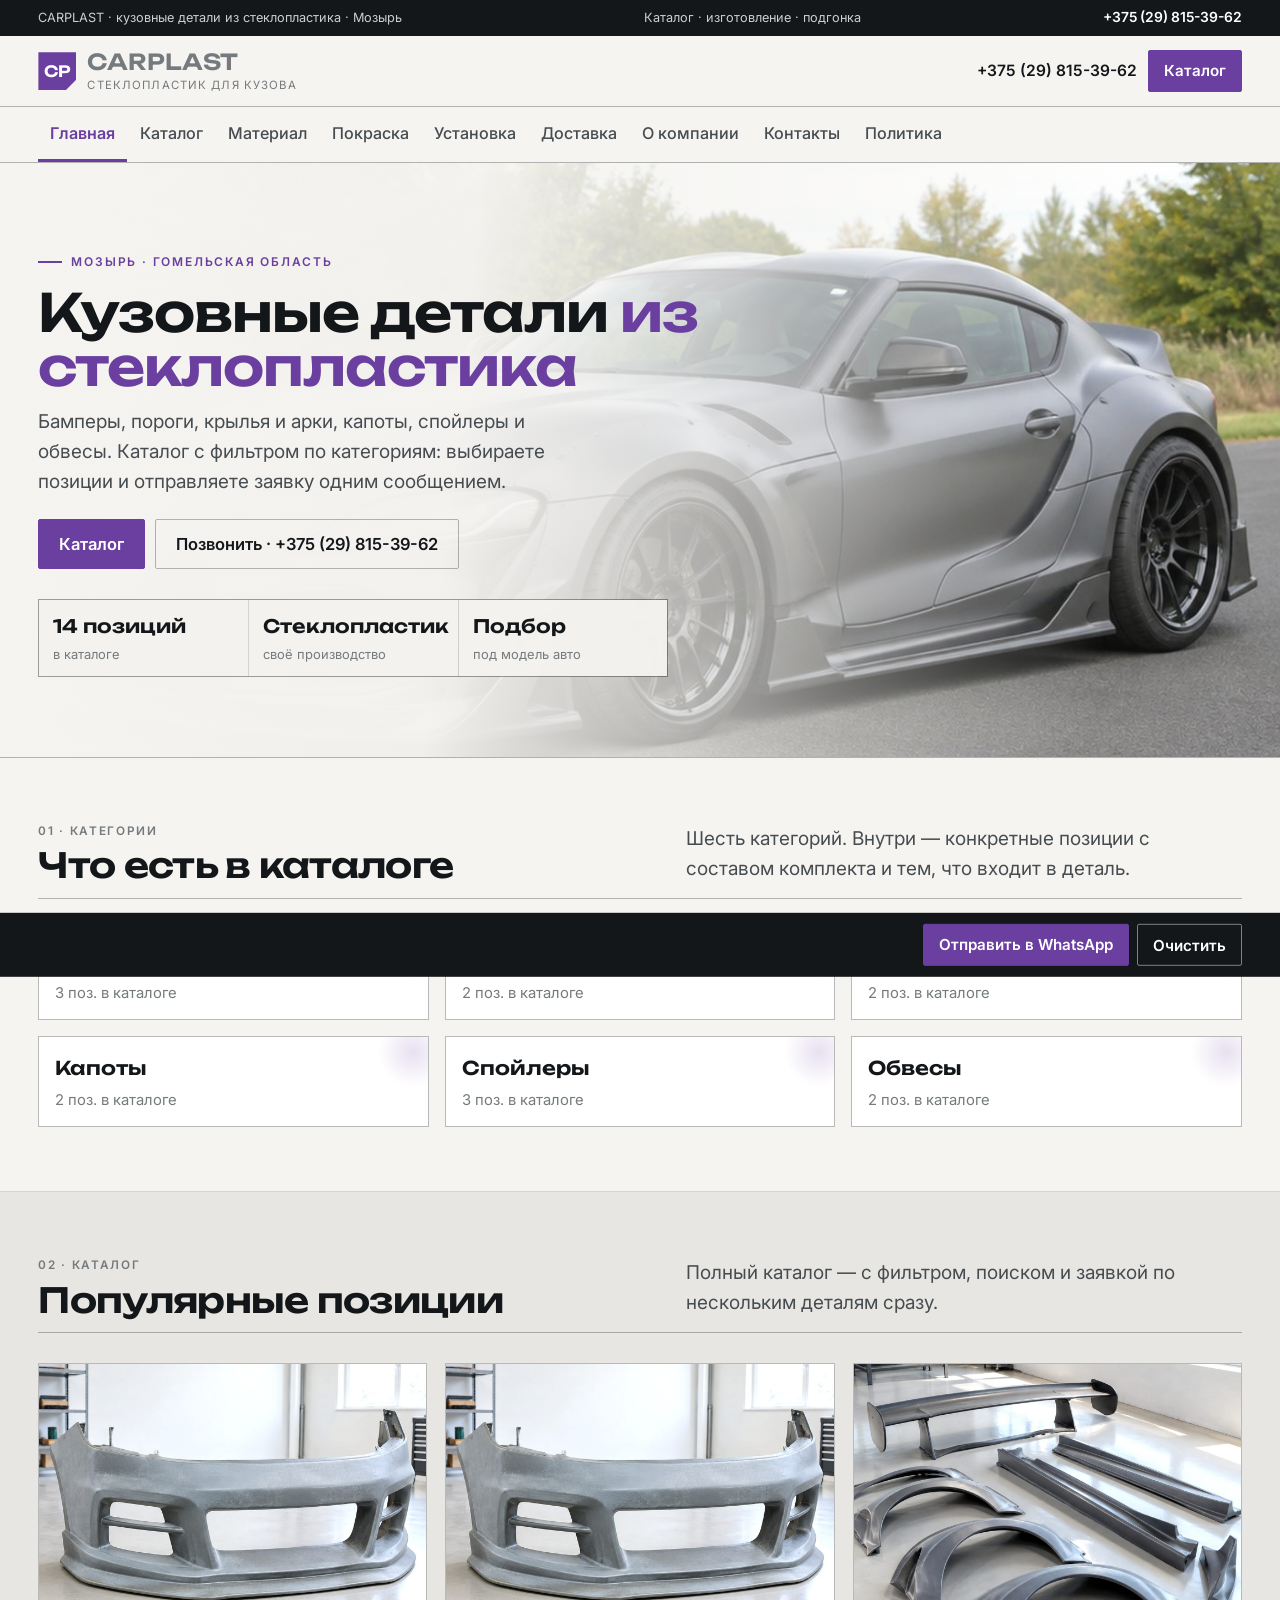
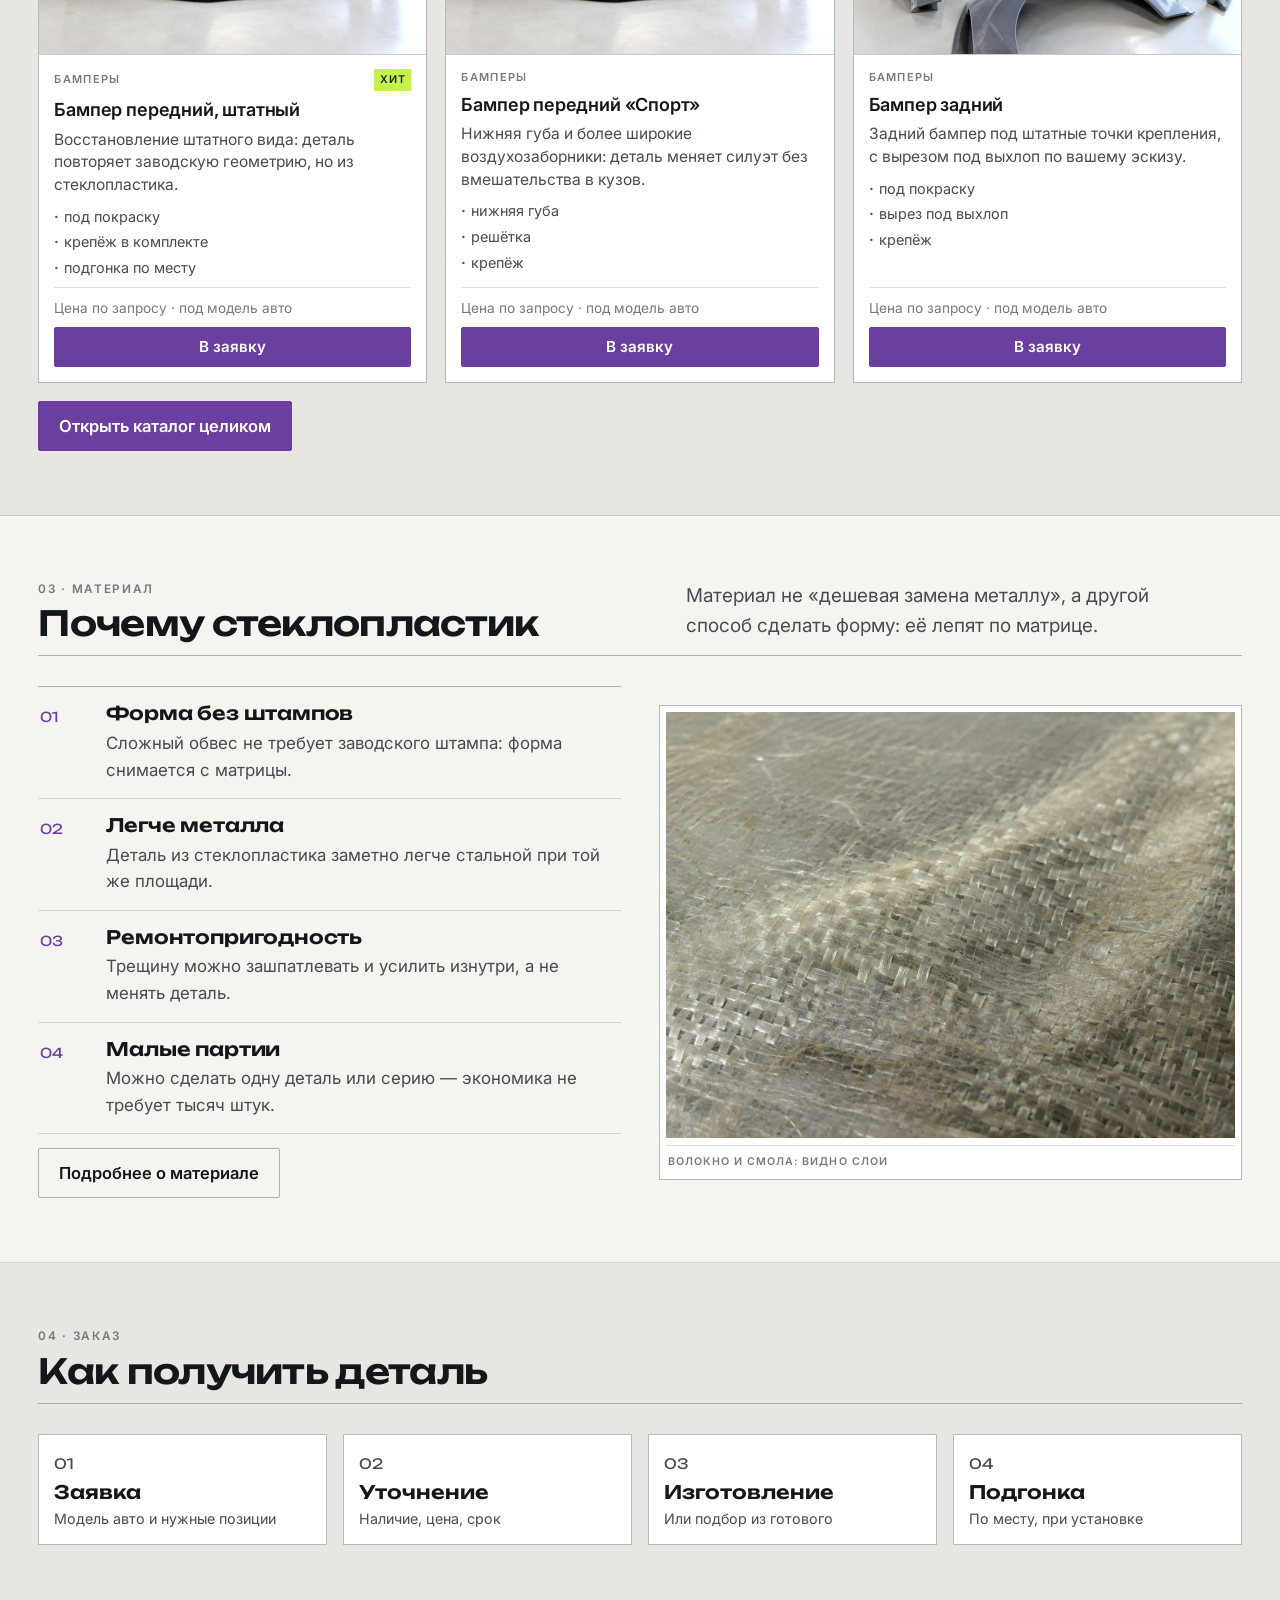
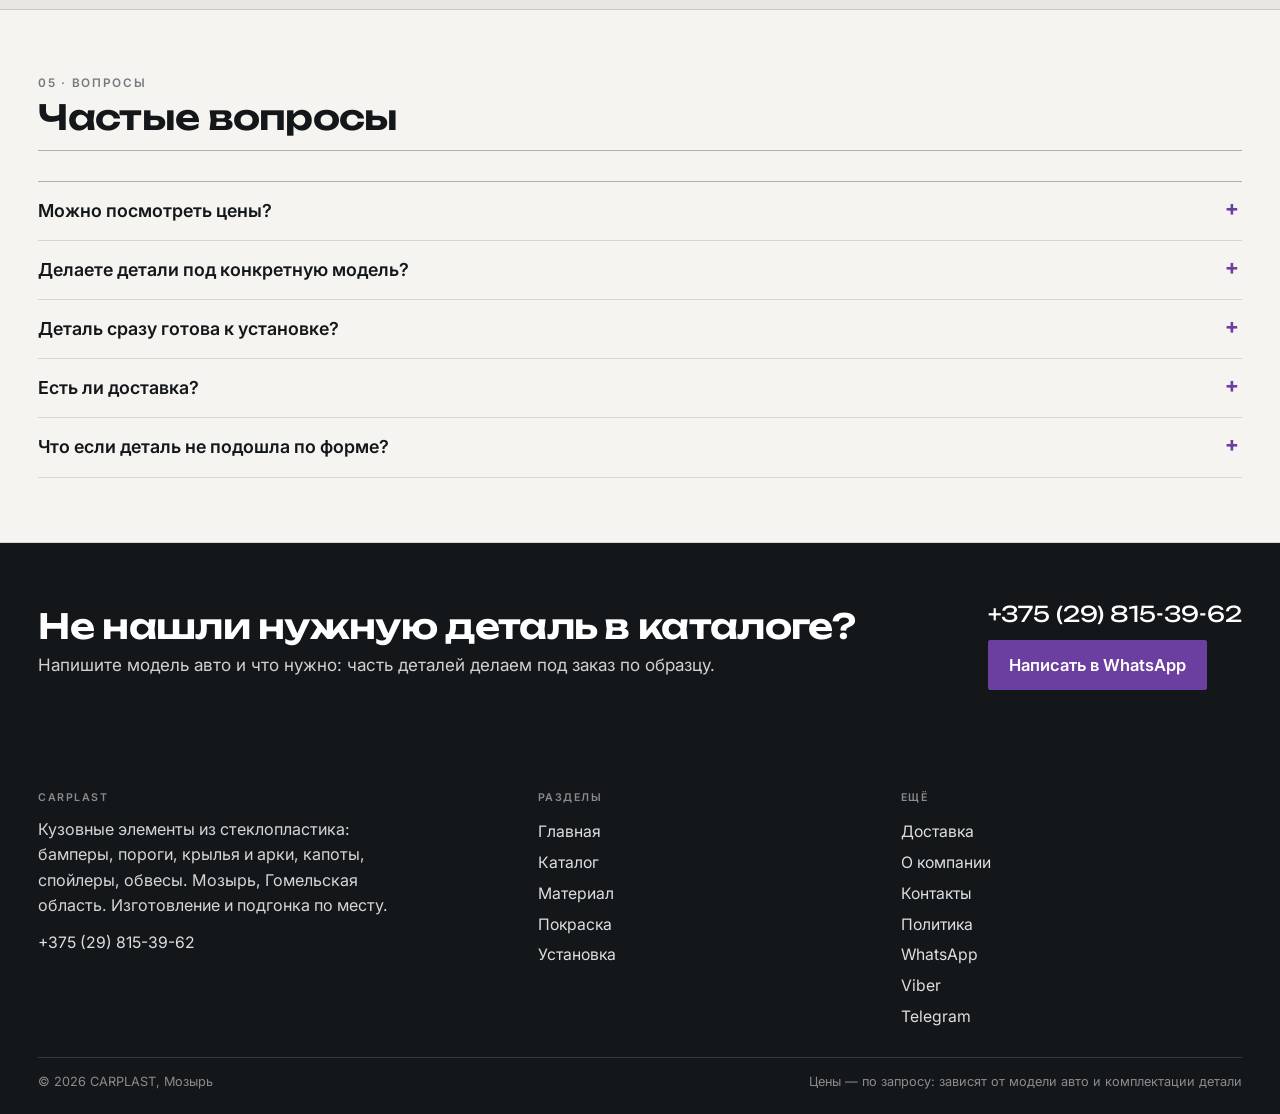
<file: index.html>
<!doctype html><html lang="ru"><head><meta charset="utf-8"><meta name="viewport" content="width=device-width, initial-scale=1"><title>Кузовные детали из стеклопластика — каталог CARPLAST, Мозырь</title><meta name="description" content="CARPLAST: кузовные элементы из стеклопластика в Мозырь — бамперы, пороги, крылья, арки, капоты, спойлеры, обвесы. Каталог с фильтром и заявкой. +375 (29) 815-39-62"><meta property="og:type" content="website"><meta property="og:title" content="Кузовные детали из стеклопластика — каталог CARPLAST, Мозырь"><meta property="og:description" content="CARPLAST: кузовные элементы из стеклопластика в Мозырь — бамперы, пороги, крылья, арки, капоты, спойлеры, обвесы. Каталог с фильтром и заявкой. +375 (29) 815-39-62"><meta property="og:image" content="assets/img/hero.jpg"><style>
:root{--paper:#F5F4F1;--card:#fff;--ink:#14171A;--ink2:#464C50;--muted:#747A7D;--steel:#E7E6E2;
--grape:#6B3FA0;--grape2:#8B5CC7;--lime:#C6F24E;--line:rgba(20,23,26,.14);--line2:rgba(20,23,26,.3);
--f-d:"Unbounded",system-ui,sans-serif;--f-b:"Inter",system-ui,sans-serif}
*,*::before,*::after{box-sizing:border-box}
html{font-size:19px;-webkit-text-size-adjust:100%;overflow-x:clip}
body{margin:0;background:var(--paper);color:var(--ink);font-family:var(--f-b);line-height:1.58;
-webkit-font-smoothing:antialiased;overflow-x:hidden}
img{max-width:100%;display:block}a{color:inherit;text-decoration:none}
h1,h2,h3,h4,p,ul,ol,dl,figure{margin:0}ul,ol{padding-left:1.05em}
h1,h2,h3{font-family:var(--f-d);font-weight:600;line-height:1.02;letter-spacing:-.02em;overflow-wrap:anywhere}
h1{font-size:clamp(1.85rem,4.1vw,3.4rem)}
h2{font-size:clamp(1.4rem,2.7vw,2.25rem)}
h3{font-size:clamp(.98rem,1.25vw,1.1rem);line-height:1.2;letter-spacing:-.01em}
p{color:var(--ink2)}
em{font-style:normal;color:var(--grape)}
.mono{font-family:var(--f-b);font-size:.62rem;font-weight:600;letter-spacing:.14em;text-transform:uppercase;color:var(--muted)}
.wrap{width:100%;max-width:1320px;margin:0 auto;padding-inline:clamp(16px,3vw,40px)}
.tbar{background:var(--ink);color:#EDEFEF;font-size:.67rem}
.tbar__in{display:flex;gap:14px;align-items:center;justify-content:space-between;min-height:36px;flex-wrap:wrap}
.tbar span{opacity:.85}.tbar a{font-size:.73rem;font-weight:600;color:#fff;white-space:nowrap}
.hdr{background:var(--paper);border-bottom:1px solid var(--line2);position:relative;z-index:60}
.hdr__in{display:flex;align-items:center;justify-content:space-between;gap:14px;padding-block:12px}
.logo{display:flex;align-items:center;gap:11px;min-width:0}
.logo i{width:38px;height:38px;flex:none;background:var(--grape);color:#fff;display:grid;place-items:center;
font-family:var(--f-d);font-size:.82rem;font-style:normal;font-weight:600;letter-spacing:-.03em;
clip-path:polygon(0 0,100% 0,100% 72%,72% 100%,0 100%)}
.logo b{font-family:var(--f-d);font-weight:600;font-size:1.16rem;letter-spacing:.01em;display:block;
white-space:nowrap;line-height:1.1}
.logo span{display:block;font-size:.6rem;letter-spacing:.1em;text-transform:uppercase;color:var(--muted);margin-top:2px}
.hdr__right{display:flex;align-items:center;gap:11px}
.tel{font-size:.82rem;font-weight:600;white-space:nowrap}
.strip{border-bottom:1px solid var(--line2);background:var(--paper);position:relative;z-index:55}
.strip__in{display:flex;gap:1px;overflow-x:auto;scrollbar-width:none}
.strip__in::-webkit-scrollbar{display:none}
.strip__in a{flex:none;padding:14px 12px 12px;font-size:.85rem;font-weight:500;color:var(--ink2);
border-bottom:3px solid transparent;white-space:nowrap}
.strip__in a:hover{color:var(--ink);background:var(--steel)}
.strip__in a[aria-current]{color:var(--grape);border-bottom-color:var(--grape);font-weight:600}
.burger{display:none;width:44px;height:40px;border:1px solid var(--line2);background:#fff;
align-items:center;justify-content:center;flex-direction:column;gap:4px;cursor:pointer;padding:0}
.burger i{display:block;width:18px;height:2px;background:var(--ink)}
.btn{display:inline-flex;align-items:center;justify-content:center;gap:8px;min-height:50px;padding:0 20px;
background:var(--ink);color:#fff;font-family:var(--f-b);font-size:.87rem;font-weight:600;
border:1px solid var(--ink);border-radius:2px;cursor:pointer}
.btn:hover{background:#000}
.btn--grape{background:var(--grape);border-color:var(--grape)}
.btn--grape:hover{background:#5A3089}
.btn--line{background:transparent;color:var(--ink);border-color:var(--line2)}
.btn--line:hover{background:var(--steel)}
.hero{position:relative;overflow:hidden;border-bottom:1px solid var(--line2);background:var(--paper)}
.hero__bg{position:absolute;inset:0}
.hero__bg img{width:100%;height:100%;object-fit:cover;object-position:64% 50%}
.hero__bg::after{content:"";position:absolute;inset:0;background:
linear-gradient(96deg,var(--paper) 0%,rgba(245,244,241,.98) 36%,rgba(245,244,241,.7) 56%,rgba(245,244,241,.05) 86%)}
.hero__in{position:relative;z-index:2;padding-block:clamp(32px,5vw,58px);min-height:clamp(500px,66vh,630px);
display:flex;flex-direction:column;justify-content:center}
.hero h1{max-width:20ch;margin-top:14px}
.hero p{max-width:43ch;margin-top:14px}
.kick{display:inline-flex;align-items:center;gap:9px;font-size:.63rem;font-weight:600;letter-spacing:.15em;
text-transform:uppercase;color:var(--grape)}
.kick::before{content:"";width:24px;height:2px;background:currentColor}
.hero__cta{display:flex;gap:10px;flex-wrap:wrap;margin-top:22px}
.hero__figs{display:grid;grid-template-columns:repeat(3,minmax(0,1fr));gap:1px;background:var(--line);
border:1px solid var(--line2);margin-top:clamp(18px,3vw,30px);max-width:630px}
.hero__figs>div{background:rgba(245,244,241,.96);padding:12px 14px}
.hero__figs b{display:block;font-family:var(--f-d);font-size:.98rem;font-weight:600}
.hero__figs span{display:block;font-size:.68rem;color:var(--muted);margin-top:2px}
.band{padding-block:clamp(38px,5vw,70px);border-bottom:1px solid var(--line)}
.band--steel{background:var(--steel)}
.band--ink{background:var(--ink);color:#fff}
.band--ink h2,.band--ink h3{color:#fff}.band--ink p{color:rgba(255,255,255,.82)}
.band--ink .mono,.band--ink .kick{color:#C9AEF0}
</style><link rel="stylesheet" href="assets/css/site.v1.css"><link rel="icon" href="assets/img/favicon.svg" type="image/svg+xml"><link rel="preconnect" href="https://fonts.googleapis.com"><link rel="preconnect" href="https://fonts.gstatic.com" crossorigin><link rel="stylesheet" href="https://fonts.googleapis.com/css2?family=Unbounded:wght@400;500;600&family=Inter:wght@400;500;600&display=swap"></head><body><div class="tbar"><div class="wrap tbar__in"><span>CARPLAST · кузовные детали из стеклопластика · Мозырь</span><span>Каталог · изготовление · подгонка</span><a href="tel:+375298153962">+375 (29) 815-39-62</a></div></div><header class="hdr"><div class="wrap hdr__in"><a class="logo" href="index.html"><i>CP</i><span><b>CARPLAST</b><span>стеклопластик для кузова</span></span></a><div class="hdr__right"><a class="tel" href="tel:+375298153962">+375 (29) 815-39-62</a><a class="btn btn--grape" href="katalog.html" style="min-height:42px;padding:0 15px;font-size:.8rem">Каталог</a><button class="burger" id="burger" aria-label="Меню" aria-expanded="false"><i></i><i></i><i></i></button></div></div></header><div class="strip"><div class="wrap"><nav class="strip__in" aria-label="Страницы сайта"><a href="index.html" aria-current="page">Главная</a><a href="katalog.html">Каталог</a><a href="material.html">Материал</a><a href="pokraska.html">Покраска</a><a href="ustanovka.html">Установка</a><a href="dostavka.html">Доставка</a><a href="o-kompanii.html">О компании</a><a href="kontakty.html">Контакты</a><a href="politika.html">Политика</a></nav></div></div><main><section class="hero"><div class="hero__bg"><img src="assets/img/hero.jpg" alt="CARPLAST: кузовные детали из стеклопластика, Мозырь"></div><div class="hero__in"><div class="wrap"><span class="kick">Мозырь · Гомельская область</span><h1>Кузовные детали <em>из стеклопластика</em></h1><p>Бамперы, пороги, крылья и арки, капоты, спойлеры и обвесы. Каталог с фильтром по категориям: выбираете позиции и отправляете заявку одним сообщением.</p><div class="hero__cta"><a class="btn btn--grape" href="katalog.html">Каталог</a><a class="btn btn--line" href="tel:+375298153962">Позвонить · +375 (29) 815-39-62</a></div><div class="hero__figs"><div><b>14 позиций</b><span>в каталоге</span></div><div><b>Стеклопластик</b><span>своё производство</span></div><div><b>Подбор</b><span>под модель авто</span></div></div></div></div></section><section class="band "><div class="wrap"><div class="sect__head"><div class="h2w"><span class="mono">01 · категории</span><h2>Что есть в каталоге</h2></div><div><p>Шесть категорий. Внутри — конкретные позиции с составом комплекта и тем, что входит в деталь.</p></div></div><div class="catgrid"><a class="catcard" href="katalog.html"><b>Бамперы</b><span>3 поз. в каталоге</span></a><a class="catcard" href="katalog.html"><b>Пороги</b><span>2 поз. в каталоге</span></a><a class="catcard" href="katalog.html"><b>Крылья и арки</b><span>2 поз. в каталоге</span></a><a class="catcard" href="katalog.html"><b>Капоты</b><span>2 поз. в каталоге</span></a><a class="catcard" href="katalog.html"><b>Спойлеры</b><span>3 поз. в каталоге</span></a><a class="catcard" href="katalog.html"><b>Обвесы</b><span>2 поз. в каталоге</span></a></div></div></section><section class="band band--steel"><div class="wrap"><div class="sect__head"><div class="h2w"><span class="mono">02 · каталог</span><h2>Популярные позиции</h2></div><div><p>Полный каталог — с фильтром, поиском и заявкой по нескольким деталям сразу.</p></div></div><div class="grid"><article class="item" data-cat="bampery" data-name="Бампер передний, штатный"><div class="item__im"><img src="assets/img/bamper.jpg" alt="Бампер передний, штатный" loading="lazy"></div><div class="item__in"><div class="item__top"><span class="item__cat">Бамперы</span><span class="item__badge">Хит</span></div><h3>Бампер передний, штатный</h3><p>Восстановление штатного вида: деталь повторяет заводскую геометрию, но из стеклопластика.</p><div class="item__kit"><span>под покраску</span><span>крепёж в комплекте</span><span>подгонка по месту</span></div><div class="item__foot"><span class="item__price">Цена по запросу · под модель авто</span><button class="add" type="button" data-id="bamper-peredniy" data-name="Бампер передний, штатный" aria-pressed="false">В заявку</button></div></div></article><article class="item" data-cat="bampery" data-name="Бампер передний «Спорт»"><div class="item__im"><img src="assets/img/bamper.jpg" alt="Бампер передний «Спорт»" loading="lazy"></div><div class="item__in"><div class="item__top"><span class="item__cat">Бамперы</span></div><h3>Бампер передний «Спорт»</h3><p>Нижняя губа и более широкие воздухозаборники: деталь меняет силуэт без вмешательства в кузов.</p><div class="item__kit"><span>нижняя губа</span><span>решётка</span><span>крепёж</span></div><div class="item__foot"><span class="item__price">Цена по запросу · под модель авто</span><button class="add" type="button" data-id="bamper-sport" data-name="Бампер передний «Спорт»" aria-pressed="false">В заявку</button></div></div></article><article class="item" data-cat="bampery" data-name="Бампер задний"><div class="item__im"><img src="assets/img/detali.jpg" alt="Бампер задний" loading="lazy"></div><div class="item__in"><div class="item__top"><span class="item__cat">Бамперы</span></div><h3>Бампер задний</h3><p>Задний бампер под штатные точки крепления, с вырезом под выхлоп по вашему эскизу.</p><div class="item__kit"><span>под покраску</span><span>вырез под выхлоп</span><span>крепёж</span></div><div class="item__foot"><span class="item__price">Цена по запросу · под модель авто</span><button class="add" type="button" data-id="bamper-zadniy" data-name="Бампер задний" aria-pressed="false">В заявку</button></div></div></article></div><p style="margin-top:18px"><a class="btn btn--grape" href="katalog.html">Открыть каталог целиком</a></p></div></section><section class="band "><div class="wrap"><div class="sect__head"><div class="h2w"><span class="mono">03 · материал</span><h2>Почему стеклопластик</h2></div><div><p>Материал не «дешевая замена металлу», а другой способ сделать форму: её лепят по матрице.</p></div></div><div class="split"><div class="split__txt"><div class="rows"><div class="row"><div class="row__n">01</div><div><h3>Форма без штампов</h3><p>Сложный обвес не требует заводского штампа: форма снимается с матрицы.</p></div></div><div class="row"><div class="row__n">02</div><div><h3>Легче металла</h3><p>Деталь из стеклопластика заметно легче стальной при той же площади.</p></div></div><div class="row"><div class="row__n">03</div><div><h3>Ремонтопригодность</h3><p>Трещину можно зашпатлевать и усилить изнутри, а не менять деталь.</p></div></div><div class="row"><div class="row__n">04</div><div><h3>Малые партии</h3><p>Можно сделать одну деталь или серию — экономика не требует тысяч штук.</p></div></div></div><p style="margin-top:14px"><a class="btn btn--line" href="material.html">Подробнее о материале</a></p></div><figure class="figure"><img src="assets/img/volokno.jpg" alt="Структура стеклопластика" style="aspect-ratio:4/3;object-fit:cover"><figcaption>Волокно и смола: видно слои</figcaption></figure></div></div></section><section class="band band--steel"><div class="wrap"><div class="sect__head"><div class="h2w"><span class="mono">04 · заказ</span><h2>Как получить деталь</h2></div><div><p></p></div></div><div class="plates"><div class="plate"><span class="plate__n">01</span><b>Заявка</b><span>Модель авто и нужные позиции</span></div><div class="plate"><span class="plate__n">02</span><b>Уточнение</b><span>Наличие, цена, срок</span></div><div class="plate"><span class="plate__n">03</span><b>Изготовление</b><span>Или подбор из готового</span></div><div class="plate"><span class="plate__n">04</span><b>Подгонка</b><span>По месту, при установке</span></div></div></div></section><section class="band "><div class="wrap"><div class="sect__head"><div class="h2w"><span class="mono">05 · вопросы</span><h2>Частые вопросы</h2></div><div><p></p></div></div><div class="faq"><details><summary>Можно посмотреть цены?</summary><p>Цены даём по запросу: они зависят от модели автомобиля, комплектации детали и того, есть ли она в наличии.</p></details><details><summary>Делаете детали под конкретную модель?</summary><p>Да, основная работа — под модель. Напишите марку, модель и год, а также что именно нужно.</p></details><details><summary>Деталь сразу готова к установке?</summary><p>Зависит от исполнения: с гелькоутом ставится почти сразу, под покраску требует подготовки и подгонки.</p></details><details><summary>Есть ли доставка?</summary><p>Работаем из Мозырь, отправляем по Беларуси: условия обсуждаем при заявке.</p></details><details><summary>Что если деталь не подошла по форме?</summary><p>Стеклопластик поддаётся подгонке: часть вопросов решается на месте, деталь можно доработать.</p></details></div></div></section><section class="cta"><div class="wrap cta__in"><div><h2>Не нашли нужную деталь в каталоге?</h2><p>Напишите модель авто и что нужно: часть деталей делаем под заказ по образцу.</p></div><div><a class="cta__tel" href="tel:+375298153962">+375 (29) 815-39-62</a><a class="btn btn--grape" style="margin-top:9px" href="https://wa.me/375298153962">Написать в WhatsApp</a></div></div></section></main><footer class="foot"><div class="wrap"><div class="foot__in"><div><h4>CARPLAST</h4><p style="color:rgba(255,255,255,.82);font-size:.85rem;max-width:38ch">Кузовные элементы из стеклопластика: бамперы, пороги, крылья и арки, капоты, спойлеры, обвесы. Мозырь, Гомельская область. Изготовление и подгонка по месту.</p><p style="margin-top:9px"><a href="tel:+375298153962">+375 (29) 815-39-62</a></p></div><div><h4>Разделы</h4><a href="index.html">Главная</a><a href="katalog.html">Каталог</a><a href="material.html">Материал</a><a href="pokraska.html">Покраска</a><a href="ustanovka.html">Установка</a></div><div><h4>Ещё</h4><a href="dostavka.html">Доставка</a><a href="o-kompanii.html">О компании</a><a href="kontakty.html">Контакты</a><a href="politika.html">Политика</a><a href="https://wa.me/375298153962">WhatsApp</a><a href="viber://chat?number=%2B375298153962">Viber</a><a href="https://t.me/+375298153962">Telegram</a></div></div><div class="foot__low"><span>© 2026 CARPLAST, Мозырь</span><span>Цены — по запросу: зависят от модели авто и комплектации детали</span></div></div></footer><div class="reqbar" id="reqbar"><div class="wrap reqbar__in"><div><b id="reqCount"></b><small id="reqList">Выбранные позиции</small></div><div class="reqbar__act"><a class="btn btn--grape" id="reqWa" href="https://wa.me/375298153962">Отправить в WhatsApp</a><button class="btn btn--line" id="reqClear" type="button">Очистить</button></div></div></div><div class="fbar"><a href="tel:+375298153962">Позвонить</a><a href="https://wa.me/375298153962">WhatsApp</a><a href="viber://chat?number=%2B375298153962">Viber</a><a href="https://t.me/+375298153962">Telegram</a></div><div class="drawer" id="drawer" aria-hidden="true" role="dialog" aria-label="Меню"><div class="drawer__top"><span class="mono">Меню</span><button class="drawer__close" id="drawerClose" aria-label="Закрыть">✕</button></div><nav><a href="index.html" aria-current="page">Главная</a><a href="katalog.html">Каталог</a><a href="material.html">Материал</a><a href="pokraska.html">Покраска</a><a href="ustanovka.html">Установка</a><a href="dostavka.html">Доставка</a><a href="o-kompanii.html">О компании</a><a href="kontakty.html">Контакты</a><a href="politika.html">Политика</a></nav><div class="drawer__foot"><a class="btn btn--grape" href="tel:+375298153962">+375 (29) 815-39-62</a><a class="btn btn--line" href="https://wa.me/375298153962">WhatsApp</a></div></div><script src="assets/js/main.v1.js"></script></body></html>
</file>
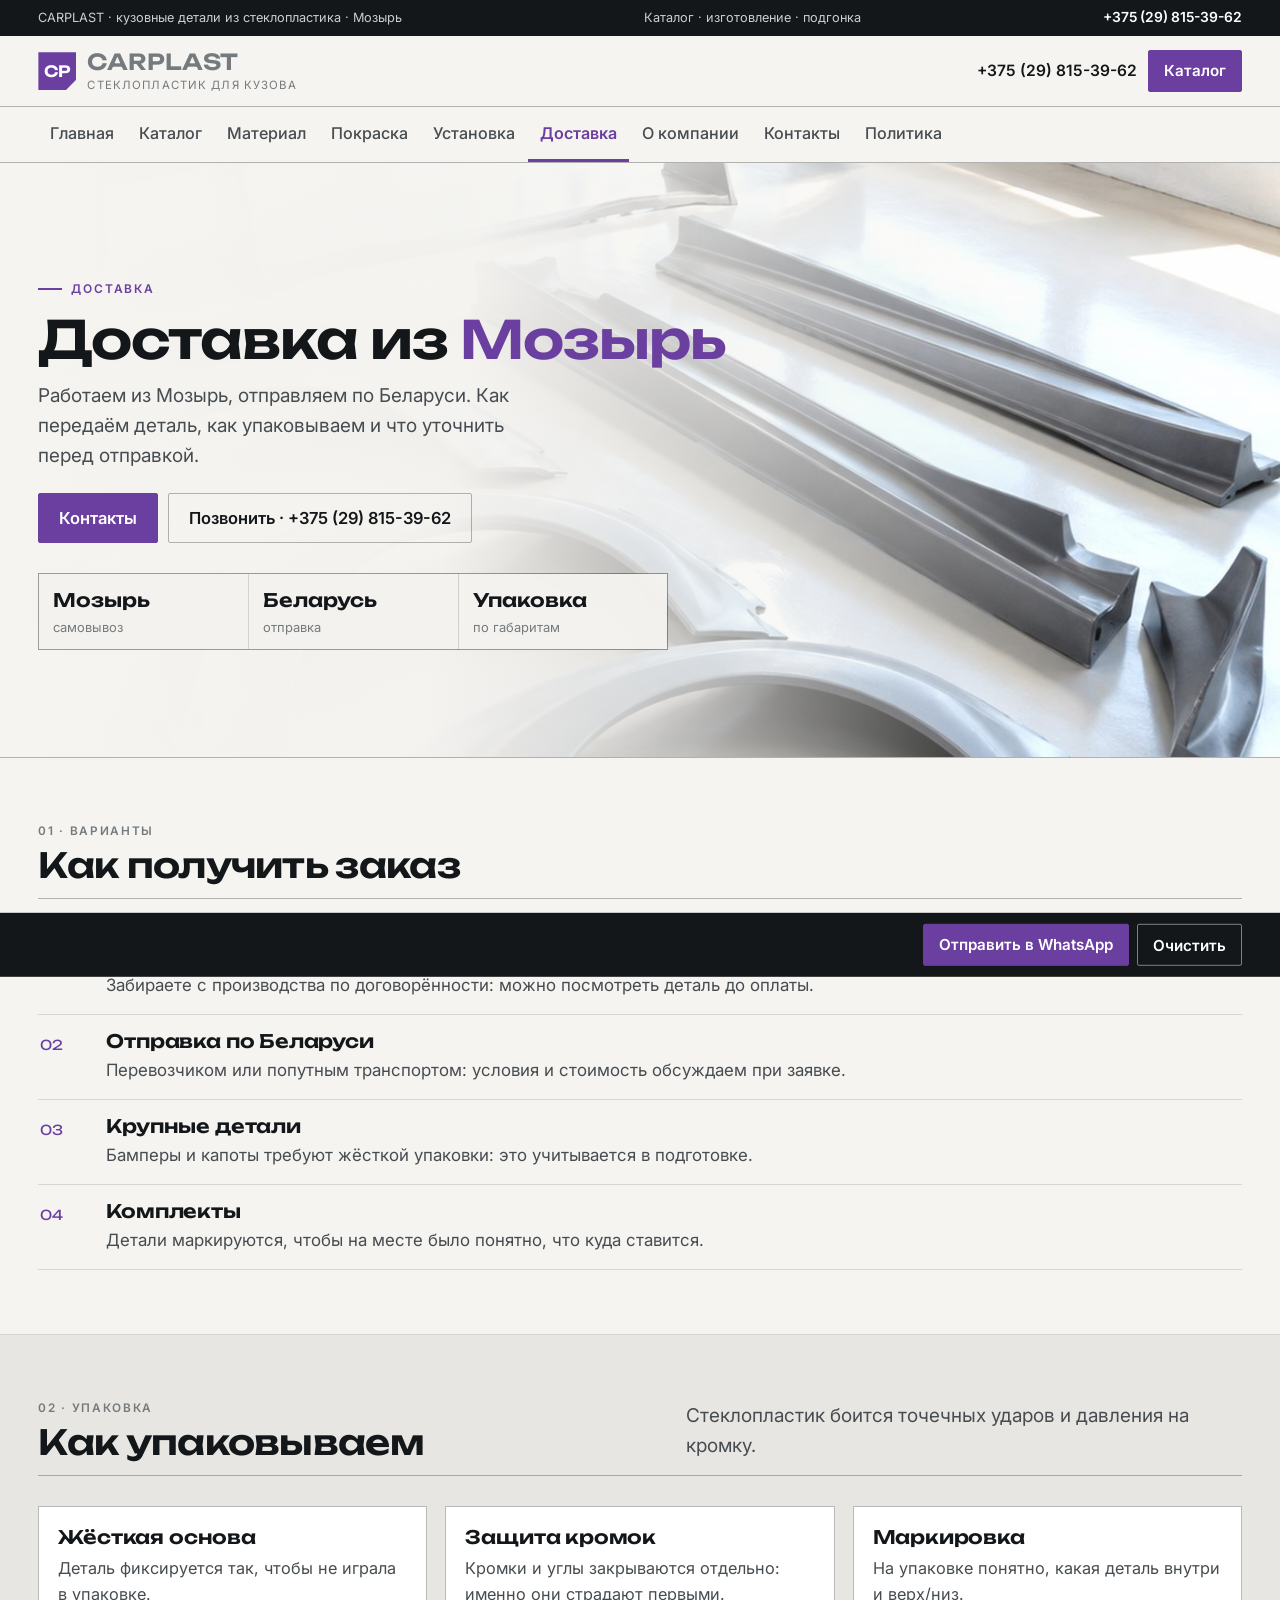
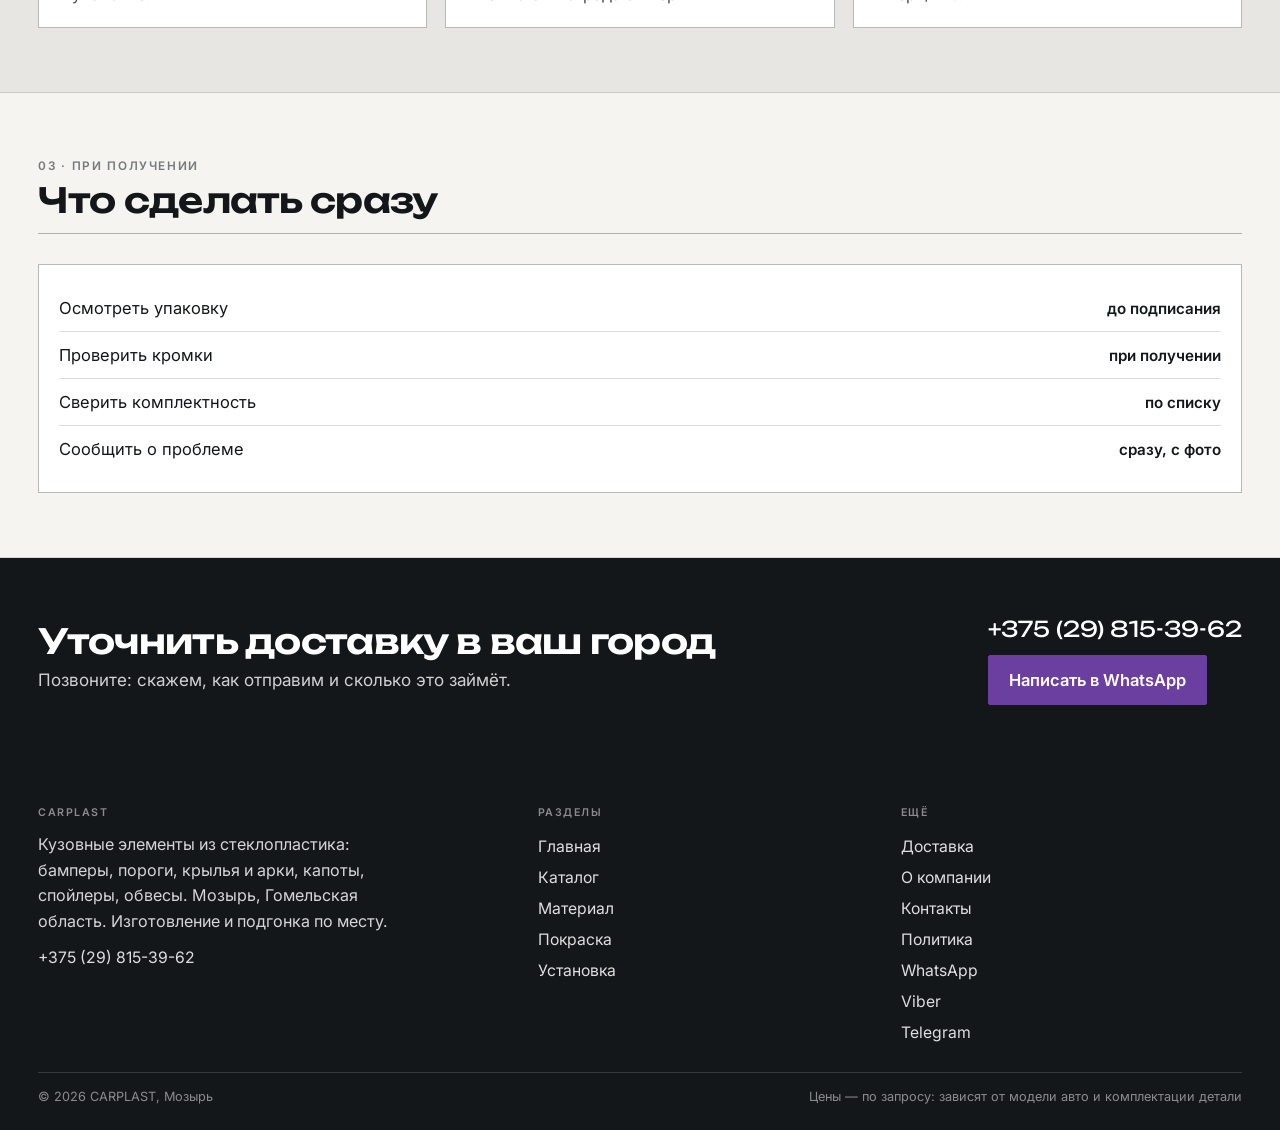
<file: dostavka.html>
<!doctype html><html lang="ru"><head><meta charset="utf-8"><meta name="viewport" content="width=device-width, initial-scale=1"><title>Доставка деталей из стеклопластика по Беларуси — CARPLAST, Мозырь</title><meta name="description" content="Самовывоз в Мозырь и отправка по Беларуси. Упаковка крупных деталей, маркировка, что проверить при получении."><meta property="og:type" content="website"><meta property="og:title" content="Доставка деталей из стеклопластика по Беларуси — CARPLAST, Мозырь"><meta property="og:description" content="Самовывоз в Мозырь и отправка по Беларуси. Упаковка крупных деталей, маркировка, что проверить при получении."><meta property="og:image" content="assets/img/hero.jpg"><style>
:root{--paper:#F5F4F1;--card:#fff;--ink:#14171A;--ink2:#464C50;--muted:#747A7D;--steel:#E7E6E2;
--grape:#6B3FA0;--grape2:#8B5CC7;--lime:#C6F24E;--line:rgba(20,23,26,.14);--line2:rgba(20,23,26,.3);
--f-d:"Unbounded",system-ui,sans-serif;--f-b:"Inter",system-ui,sans-serif}
*,*::before,*::after{box-sizing:border-box}
html{font-size:19px;-webkit-text-size-adjust:100%;overflow-x:clip}
body{margin:0;background:var(--paper);color:var(--ink);font-family:var(--f-b);line-height:1.58;
-webkit-font-smoothing:antialiased;overflow-x:hidden}
img{max-width:100%;display:block}a{color:inherit;text-decoration:none}
h1,h2,h3,h4,p,ul,ol,dl,figure{margin:0}ul,ol{padding-left:1.05em}
h1,h2,h3{font-family:var(--f-d);font-weight:600;line-height:1.02;letter-spacing:-.02em;overflow-wrap:anywhere}
h1{font-size:clamp(1.85rem,4.1vw,3.4rem)}
h2{font-size:clamp(1.4rem,2.7vw,2.25rem)}
h3{font-size:clamp(.98rem,1.25vw,1.1rem);line-height:1.2;letter-spacing:-.01em}
p{color:var(--ink2)}
em{font-style:normal;color:var(--grape)}
.mono{font-family:var(--f-b);font-size:.62rem;font-weight:600;letter-spacing:.14em;text-transform:uppercase;color:var(--muted)}
.wrap{width:100%;max-width:1320px;margin:0 auto;padding-inline:clamp(16px,3vw,40px)}
.tbar{background:var(--ink);color:#EDEFEF;font-size:.67rem}
.tbar__in{display:flex;gap:14px;align-items:center;justify-content:space-between;min-height:36px;flex-wrap:wrap}
.tbar span{opacity:.85}.tbar a{font-size:.73rem;font-weight:600;color:#fff;white-space:nowrap}
.hdr{background:var(--paper);border-bottom:1px solid var(--line2);position:relative;z-index:60}
.hdr__in{display:flex;align-items:center;justify-content:space-between;gap:14px;padding-block:12px}
.logo{display:flex;align-items:center;gap:11px;min-width:0}
.logo i{width:38px;height:38px;flex:none;background:var(--grape);color:#fff;display:grid;place-items:center;
font-family:var(--f-d);font-size:.82rem;font-style:normal;font-weight:600;letter-spacing:-.03em;
clip-path:polygon(0 0,100% 0,100% 72%,72% 100%,0 100%)}
.logo b{font-family:var(--f-d);font-weight:600;font-size:1.16rem;letter-spacing:.01em;display:block;
white-space:nowrap;line-height:1.1}
.logo span{display:block;font-size:.6rem;letter-spacing:.1em;text-transform:uppercase;color:var(--muted);margin-top:2px}
.hdr__right{display:flex;align-items:center;gap:11px}
.tel{font-size:.82rem;font-weight:600;white-space:nowrap}
.strip{border-bottom:1px solid var(--line2);background:var(--paper);position:relative;z-index:55}
.strip__in{display:flex;gap:1px;overflow-x:auto;scrollbar-width:none}
.strip__in::-webkit-scrollbar{display:none}
.strip__in a{flex:none;padding:14px 12px 12px;font-size:.85rem;font-weight:500;color:var(--ink2);
border-bottom:3px solid transparent;white-space:nowrap}
.strip__in a:hover{color:var(--ink);background:var(--steel)}
.strip__in a[aria-current]{color:var(--grape);border-bottom-color:var(--grape);font-weight:600}
.burger{display:none;width:44px;height:40px;border:1px solid var(--line2);background:#fff;
align-items:center;justify-content:center;flex-direction:column;gap:4px;cursor:pointer;padding:0}
.burger i{display:block;width:18px;height:2px;background:var(--ink)}
.btn{display:inline-flex;align-items:center;justify-content:center;gap:8px;min-height:50px;padding:0 20px;
background:var(--ink);color:#fff;font-family:var(--f-b);font-size:.87rem;font-weight:600;
border:1px solid var(--ink);border-radius:2px;cursor:pointer}
.btn:hover{background:#000}
.btn--grape{background:var(--grape);border-color:var(--grape)}
.btn--grape:hover{background:#5A3089}
.btn--line{background:transparent;color:var(--ink);border-color:var(--line2)}
.btn--line:hover{background:var(--steel)}
.hero{position:relative;overflow:hidden;border-bottom:1px solid var(--line2);background:var(--paper)}
.hero__bg{position:absolute;inset:0}
.hero__bg img{width:100%;height:100%;object-fit:cover;object-position:64% 50%}
.hero__bg::after{content:"";position:absolute;inset:0;background:
linear-gradient(96deg,var(--paper) 0%,rgba(245,244,241,.98) 36%,rgba(245,244,241,.7) 56%,rgba(245,244,241,.05) 86%)}
.hero__in{position:relative;z-index:2;padding-block:clamp(32px,5vw,58px);min-height:clamp(500px,66vh,630px);
display:flex;flex-direction:column;justify-content:center}
.hero h1{max-width:20ch;margin-top:14px}
.hero p{max-width:43ch;margin-top:14px}
.kick{display:inline-flex;align-items:center;gap:9px;font-size:.63rem;font-weight:600;letter-spacing:.15em;
text-transform:uppercase;color:var(--grape)}
.kick::before{content:"";width:24px;height:2px;background:currentColor}
.hero__cta{display:flex;gap:10px;flex-wrap:wrap;margin-top:22px}
.hero__figs{display:grid;grid-template-columns:repeat(3,minmax(0,1fr));gap:1px;background:var(--line);
border:1px solid var(--line2);margin-top:clamp(18px,3vw,30px);max-width:630px}
.hero__figs>div{background:rgba(245,244,241,.96);padding:12px 14px}
.hero__figs b{display:block;font-family:var(--f-d);font-size:.98rem;font-weight:600}
.hero__figs span{display:block;font-size:.68rem;color:var(--muted);margin-top:2px}
.band{padding-block:clamp(38px,5vw,70px);border-bottom:1px solid var(--line)}
.band--steel{background:var(--steel)}
.band--ink{background:var(--ink);color:#fff}
.band--ink h2,.band--ink h3{color:#fff}.band--ink p{color:rgba(255,255,255,.82)}
.band--ink .mono,.band--ink .kick{color:#C9AEF0}
</style><link rel="stylesheet" href="assets/css/site.v1.css"><link rel="icon" href="assets/img/favicon.svg" type="image/svg+xml"><link rel="preconnect" href="https://fonts.googleapis.com"><link rel="preconnect" href="https://fonts.gstatic.com" crossorigin><link rel="stylesheet" href="https://fonts.googleapis.com/css2?family=Unbounded:wght@400;500;600&family=Inter:wght@400;500;600&display=swap"></head><body><div class="tbar"><div class="wrap tbar__in"><span>CARPLAST · кузовные детали из стеклопластика · Мозырь</span><span>Каталог · изготовление · подгонка</span><a href="tel:+375298153962">+375 (29) 815-39-62</a></div></div><header class="hdr"><div class="wrap hdr__in"><a class="logo" href="index.html"><i>CP</i><span><b>CARPLAST</b><span>стеклопластик для кузова</span></span></a><div class="hdr__right"><a class="tel" href="tel:+375298153962">+375 (29) 815-39-62</a><a class="btn btn--grape" href="katalog.html" style="min-height:42px;padding:0 15px;font-size:.8rem">Каталог</a><button class="burger" id="burger" aria-label="Меню" aria-expanded="false"><i></i><i></i><i></i></button></div></div></header><div class="strip"><div class="wrap"><nav class="strip__in" aria-label="Страницы сайта"><a href="index.html">Главная</a><a href="katalog.html">Каталог</a><a href="material.html">Материал</a><a href="pokraska.html">Покраска</a><a href="ustanovka.html">Установка</a><a href="dostavka.html" aria-current="page">Доставка</a><a href="o-kompanii.html">О компании</a><a href="kontakty.html">Контакты</a><a href="politika.html">Политика</a></nav></div></div><main><section class="hero"><div class="hero__bg"><img src="assets/img/detali.jpg" alt="CARPLAST: кузовные детали из стеклопластика, Мозырь"></div><div class="hero__in"><div class="wrap"><span class="kick">Доставка</span><h1>Доставка из <em>Мозырь</em></h1><p>Работаем из Мозырь, отправляем по Беларуси. Как передаём деталь, как упаковываем и что уточнить перед отправкой.</p><div class="hero__cta"><a class="btn btn--grape" href="kontakty.html">Контакты</a><a class="btn btn--line" href="tel:+375298153962">Позвонить · +375 (29) 815-39-62</a></div><div class="hero__figs"><div><b>Мозырь</b><span>самовывоз</span></div><div><b>Беларусь</b><span>отправка</span></div><div><b>Упаковка</b><span>по габаритам</span></div></div></div></div></section><section class="band "><div class="wrap"><div class="sect__head"><div class="h2w"><span class="mono">01 · варианты</span><h2>Как получить заказ</h2></div><div><p></p></div></div><div class="rows"><div class="row"><div class="row__n">01</div><div><h3>Самовывоз в Мозырь</h3><p>Забираете с производства по договорённости: можно посмотреть деталь до оплаты.</p></div></div><div class="row"><div class="row__n">02</div><div><h3>Отправка по Беларуси</h3><p>Перевозчиком или попутным транспортом: условия и стоимость обсуждаем при заявке.</p></div></div><div class="row"><div class="row__n">03</div><div><h3>Крупные детали</h3><p>Бамперы и капоты требуют жёсткой упаковки: это учитывается в подготовке.</p></div></div><div class="row"><div class="row__n">04</div><div><h3>Комплекты</h3><p>Детали маркируются, чтобы на месте было понятно, что куда ставится.</p></div></div></div></div></section><section class="band band--steel"><div class="wrap"><div class="sect__head"><div class="h2w"><span class="mono">02 · упаковка</span><h2>Как упаковываем</h2></div><div><p>Стеклопластик боится точечных ударов и давления на кромку.</p></div></div><div class="cards"><div class="card"><h3>Жёсткая основа</h3><p>Деталь фиксируется так, чтобы не играла в упаковке.</p></div><div class="card"><h3>Защита кромок</h3><p>Кромки и углы закрываются отдельно: именно они страдают первыми.</p></div><div class="card"><h3>Маркировка</h3><p>На упаковке понятно, какая деталь внутри и верх/низ.</p></div></div></div></section><section class="band "><div class="wrap"><div class="sect__head"><div class="h2w"><span class="mono">03 · при получении</span><h2>Что сделать сразу</h2></div><div><p></p></div></div><div class="spec"><div class="spec__row"><span>Осмотреть упаковку</span><b>до подписания</b></div><div class="spec__row"><span>Проверить кромки</span><b>при получении</b></div><div class="spec__row"><span>Сверить комплектность</span><b>по списку</b></div><div class="spec__row"><span>Сообщить о проблеме</span><b>сразу, с фото</b></div></div></div></section><section class="cta"><div class="wrap cta__in"><div><h2>Уточнить доставку в ваш город</h2><p>Позвоните: скажем, как отправим и сколько это займёт.</p></div><div><a class="cta__tel" href="tel:+375298153962">+375 (29) 815-39-62</a><a class="btn btn--grape" style="margin-top:9px" href="https://wa.me/375298153962">Написать в WhatsApp</a></div></div></section></main><footer class="foot"><div class="wrap"><div class="foot__in"><div><h4>CARPLAST</h4><p style="color:rgba(255,255,255,.82);font-size:.85rem;max-width:38ch">Кузовные элементы из стеклопластика: бамперы, пороги, крылья и арки, капоты, спойлеры, обвесы. Мозырь, Гомельская область. Изготовление и подгонка по месту.</p><p style="margin-top:9px"><a href="tel:+375298153962">+375 (29) 815-39-62</a></p></div><div><h4>Разделы</h4><a href="index.html">Главная</a><a href="katalog.html">Каталог</a><a href="material.html">Материал</a><a href="pokraska.html">Покраска</a><a href="ustanovka.html">Установка</a></div><div><h4>Ещё</h4><a href="dostavka.html">Доставка</a><a href="o-kompanii.html">О компании</a><a href="kontakty.html">Контакты</a><a href="politika.html">Политика</a><a href="https://wa.me/375298153962">WhatsApp</a><a href="viber://chat?number=%2B375298153962">Viber</a><a href="https://t.me/+375298153962">Telegram</a></div></div><div class="foot__low"><span>© 2026 CARPLAST, Мозырь</span><span>Цены — по запросу: зависят от модели авто и комплектации детали</span></div></div></footer><div class="reqbar" id="reqbar"><div class="wrap reqbar__in"><div><b id="reqCount"></b><small id="reqList">Выбранные позиции</small></div><div class="reqbar__act"><a class="btn btn--grape" id="reqWa" href="https://wa.me/375298153962">Отправить в WhatsApp</a><button class="btn btn--line" id="reqClear" type="button">Очистить</button></div></div></div><div class="fbar"><a href="tel:+375298153962">Позвонить</a><a href="https://wa.me/375298153962">WhatsApp</a><a href="viber://chat?number=%2B375298153962">Viber</a><a href="https://t.me/+375298153962">Telegram</a></div><div class="drawer" id="drawer" aria-hidden="true" role="dialog" aria-label="Меню"><div class="drawer__top"><span class="mono">Меню</span><button class="drawer__close" id="drawerClose" aria-label="Закрыть">✕</button></div><nav><a href="index.html">Главная</a><a href="katalog.html">Каталог</a><a href="material.html">Материал</a><a href="pokraska.html">Покраска</a><a href="ustanovka.html">Установка</a><a href="dostavka.html" aria-current="page">Доставка</a><a href="o-kompanii.html">О компании</a><a href="kontakty.html">Контакты</a><a href="politika.html">Политика</a></nav><div class="drawer__foot"><a class="btn btn--grape" href="tel:+375298153962">+375 (29) 815-39-62</a><a class="btn btn--line" href="https://wa.me/375298153962">WhatsApp</a></div></div><script src="assets/js/main.v1.js"></script></body></html>
</file>
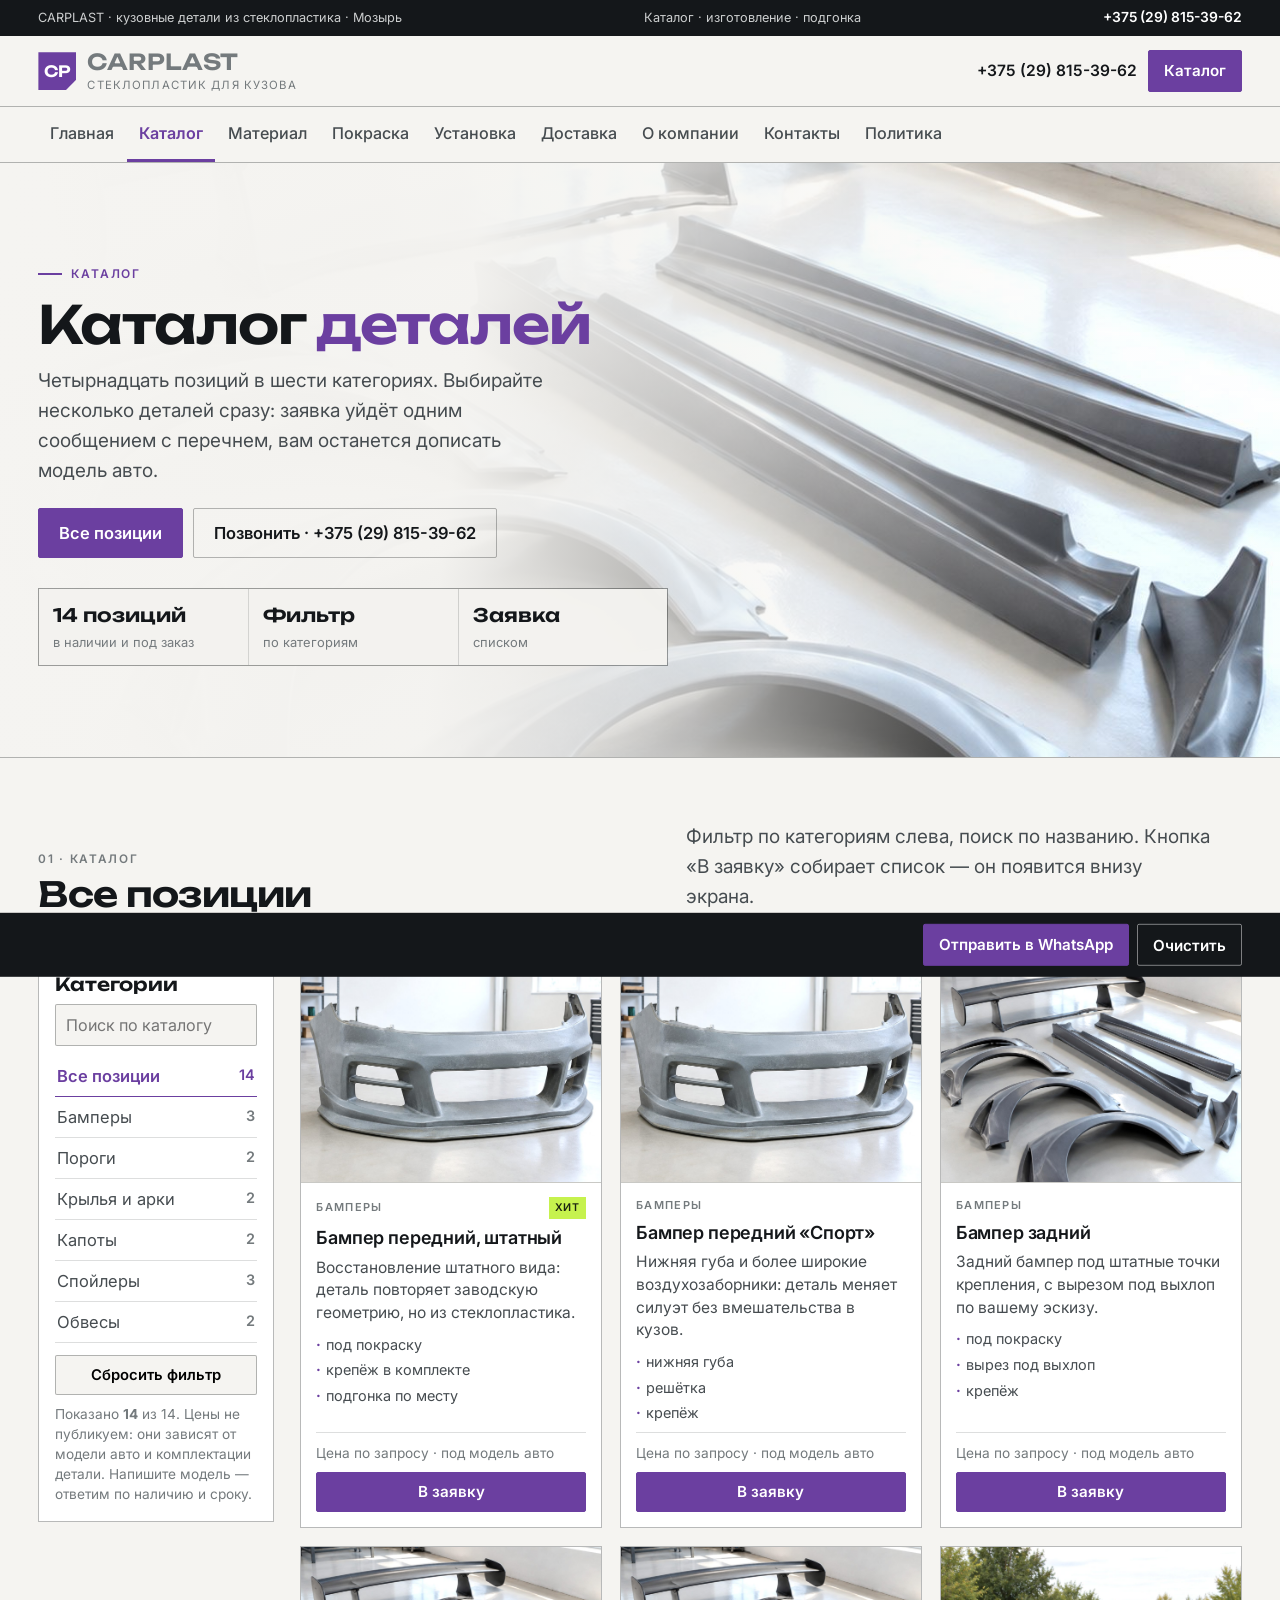
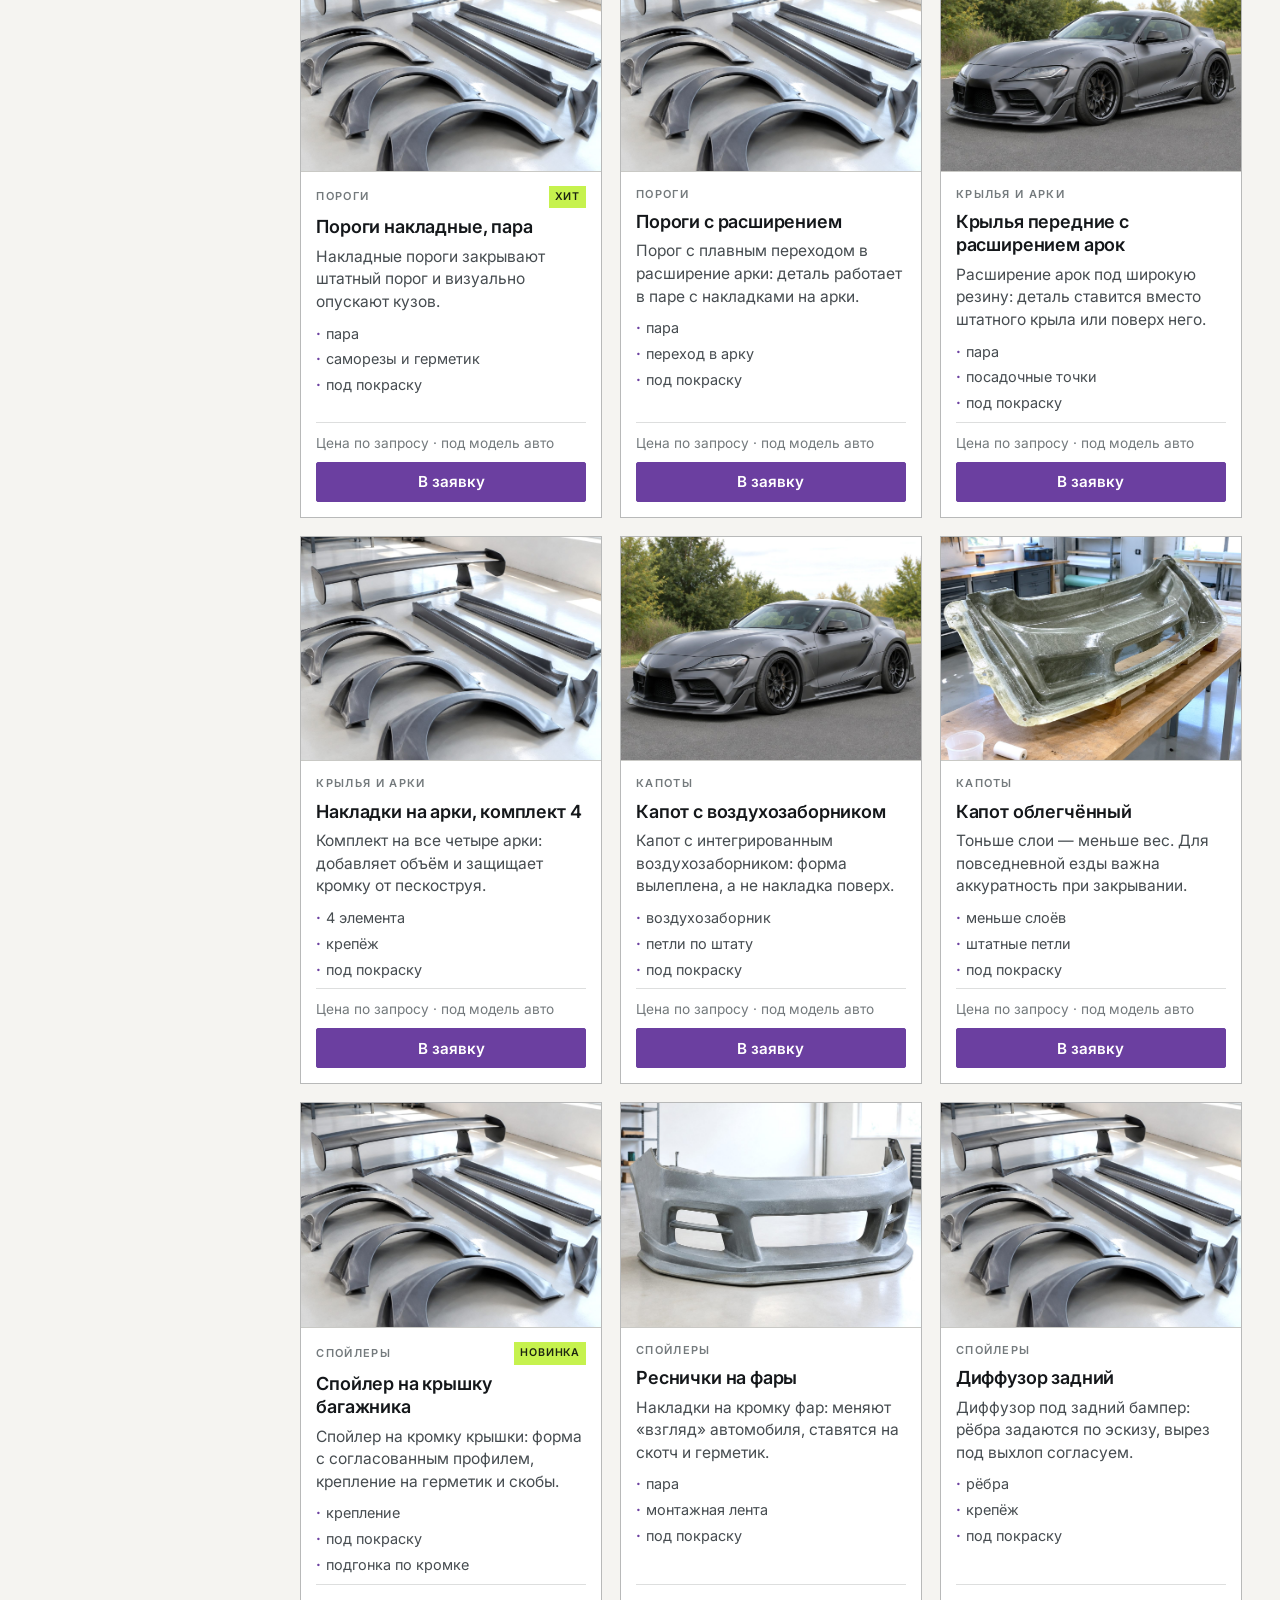
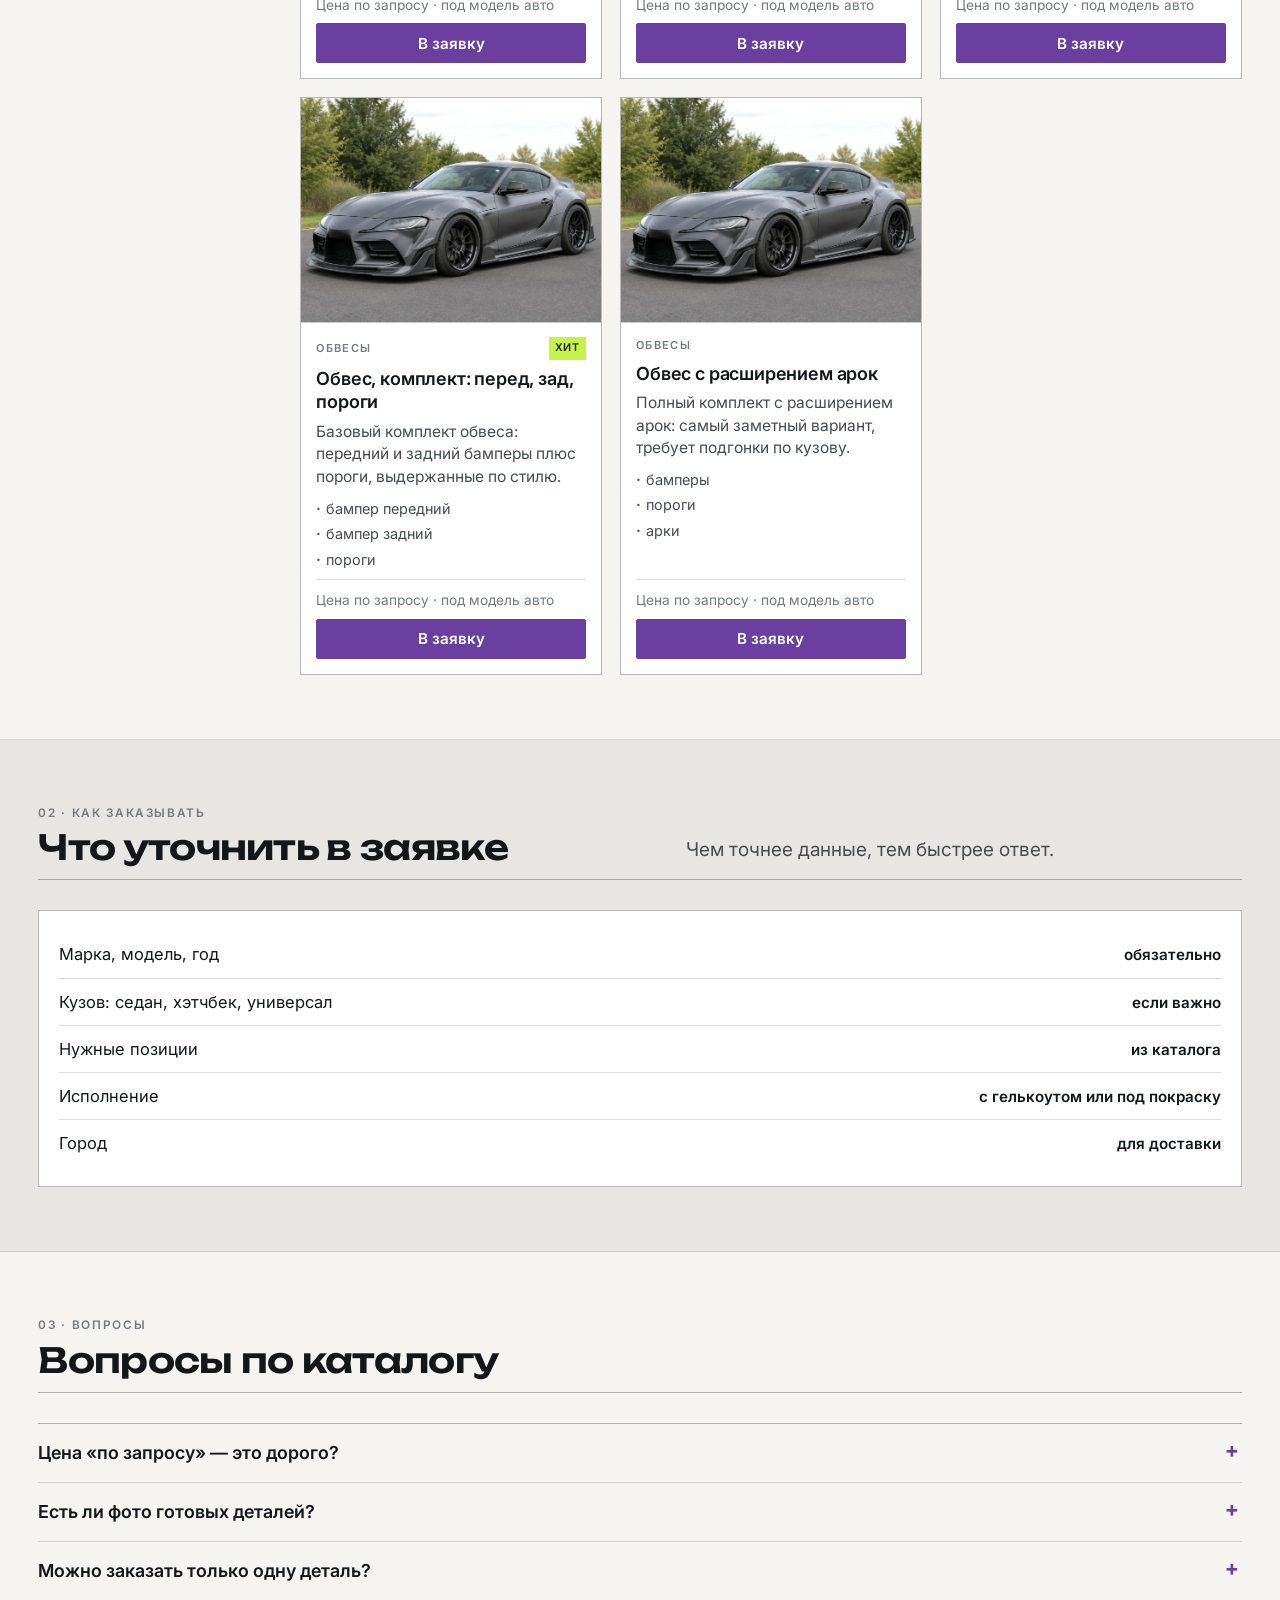
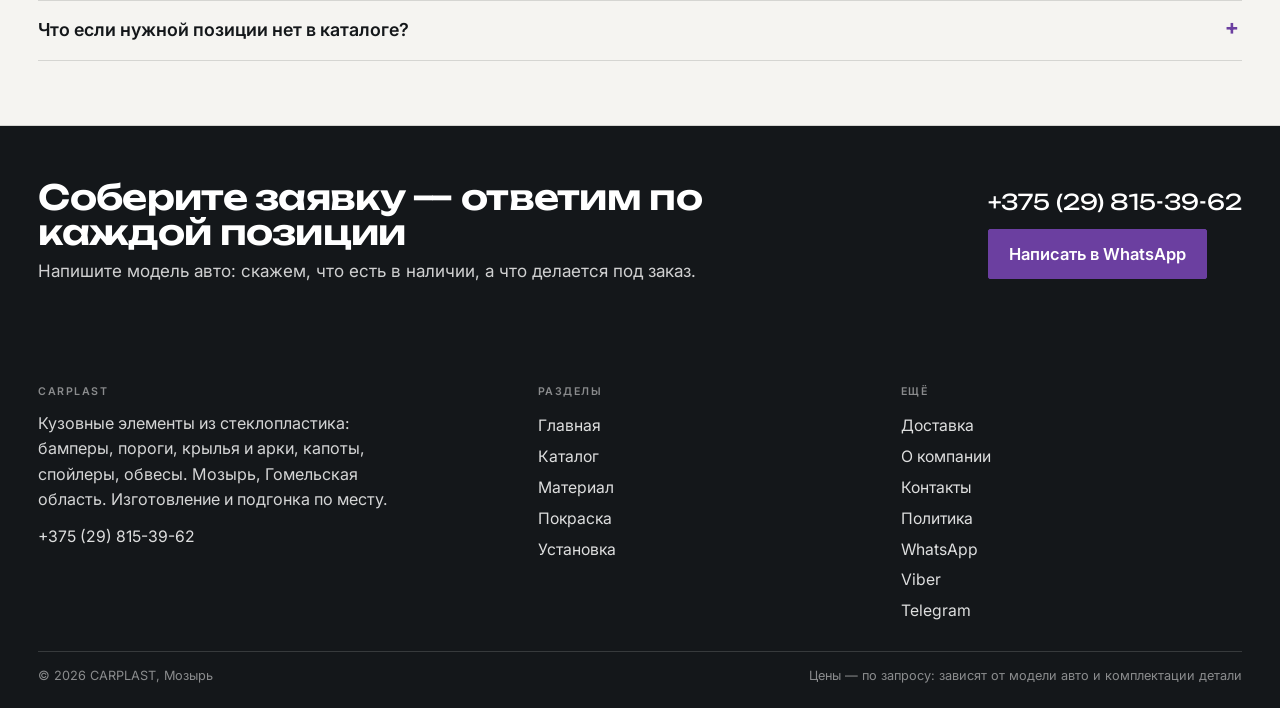
<file: katalog.html>
<!doctype html><html lang="ru"><head><meta charset="utf-8"><meta name="viewport" content="width=device-width, initial-scale=1"><title>Каталог кузовных деталей из стеклопластика — CARPLAST</title><meta name="description" content="Каталог из 14 позиций: бамперы, пороги, крылья и арки, капоты, спойлеры, обвесы. Фильтр по категориям, заявка списком в WhatsApp."><meta property="og:type" content="website"><meta property="og:title" content="Каталог кузовных деталей из стеклопластика — CARPLAST"><meta property="og:description" content="Каталог из 14 позиций: бамперы, пороги, крылья и арки, капоты, спойлеры, обвесы. Фильтр по категориям, заявка списком в WhatsApp."><meta property="og:image" content="assets/img/hero.jpg"><style>
:root{--paper:#F5F4F1;--card:#fff;--ink:#14171A;--ink2:#464C50;--muted:#747A7D;--steel:#E7E6E2;
--grape:#6B3FA0;--grape2:#8B5CC7;--lime:#C6F24E;--line:rgba(20,23,26,.14);--line2:rgba(20,23,26,.3);
--f-d:"Unbounded",system-ui,sans-serif;--f-b:"Inter",system-ui,sans-serif}
*,*::before,*::after{box-sizing:border-box}
html{font-size:19px;-webkit-text-size-adjust:100%;overflow-x:clip}
body{margin:0;background:var(--paper);color:var(--ink);font-family:var(--f-b);line-height:1.58;
-webkit-font-smoothing:antialiased;overflow-x:hidden}
img{max-width:100%;display:block}a{color:inherit;text-decoration:none}
h1,h2,h3,h4,p,ul,ol,dl,figure{margin:0}ul,ol{padding-left:1.05em}
h1,h2,h3{font-family:var(--f-d);font-weight:600;line-height:1.02;letter-spacing:-.02em;overflow-wrap:anywhere}
h1{font-size:clamp(1.85rem,4.1vw,3.4rem)}
h2{font-size:clamp(1.4rem,2.7vw,2.25rem)}
h3{font-size:clamp(.98rem,1.25vw,1.1rem);line-height:1.2;letter-spacing:-.01em}
p{color:var(--ink2)}
em{font-style:normal;color:var(--grape)}
.mono{font-family:var(--f-b);font-size:.62rem;font-weight:600;letter-spacing:.14em;text-transform:uppercase;color:var(--muted)}
.wrap{width:100%;max-width:1320px;margin:0 auto;padding-inline:clamp(16px,3vw,40px)}
.tbar{background:var(--ink);color:#EDEFEF;font-size:.67rem}
.tbar__in{display:flex;gap:14px;align-items:center;justify-content:space-between;min-height:36px;flex-wrap:wrap}
.tbar span{opacity:.85}.tbar a{font-size:.73rem;font-weight:600;color:#fff;white-space:nowrap}
.hdr{background:var(--paper);border-bottom:1px solid var(--line2);position:relative;z-index:60}
.hdr__in{display:flex;align-items:center;justify-content:space-between;gap:14px;padding-block:12px}
.logo{display:flex;align-items:center;gap:11px;min-width:0}
.logo i{width:38px;height:38px;flex:none;background:var(--grape);color:#fff;display:grid;place-items:center;
font-family:var(--f-d);font-size:.82rem;font-style:normal;font-weight:600;letter-spacing:-.03em;
clip-path:polygon(0 0,100% 0,100% 72%,72% 100%,0 100%)}
.logo b{font-family:var(--f-d);font-weight:600;font-size:1.16rem;letter-spacing:.01em;display:block;
white-space:nowrap;line-height:1.1}
.logo span{display:block;font-size:.6rem;letter-spacing:.1em;text-transform:uppercase;color:var(--muted);margin-top:2px}
.hdr__right{display:flex;align-items:center;gap:11px}
.tel{font-size:.82rem;font-weight:600;white-space:nowrap}
.strip{border-bottom:1px solid var(--line2);background:var(--paper);position:relative;z-index:55}
.strip__in{display:flex;gap:1px;overflow-x:auto;scrollbar-width:none}
.strip__in::-webkit-scrollbar{display:none}
.strip__in a{flex:none;padding:14px 12px 12px;font-size:.85rem;font-weight:500;color:var(--ink2);
border-bottom:3px solid transparent;white-space:nowrap}
.strip__in a:hover{color:var(--ink);background:var(--steel)}
.strip__in a[aria-current]{color:var(--grape);border-bottom-color:var(--grape);font-weight:600}
.burger{display:none;width:44px;height:40px;border:1px solid var(--line2);background:#fff;
align-items:center;justify-content:center;flex-direction:column;gap:4px;cursor:pointer;padding:0}
.burger i{display:block;width:18px;height:2px;background:var(--ink)}
.btn{display:inline-flex;align-items:center;justify-content:center;gap:8px;min-height:50px;padding:0 20px;
background:var(--ink);color:#fff;font-family:var(--f-b);font-size:.87rem;font-weight:600;
border:1px solid var(--ink);border-radius:2px;cursor:pointer}
.btn:hover{background:#000}
.btn--grape{background:var(--grape);border-color:var(--grape)}
.btn--grape:hover{background:#5A3089}
.btn--line{background:transparent;color:var(--ink);border-color:var(--line2)}
.btn--line:hover{background:var(--steel)}
.hero{position:relative;overflow:hidden;border-bottom:1px solid var(--line2);background:var(--paper)}
.hero__bg{position:absolute;inset:0}
.hero__bg img{width:100%;height:100%;object-fit:cover;object-position:64% 50%}
.hero__bg::after{content:"";position:absolute;inset:0;background:
linear-gradient(96deg,var(--paper) 0%,rgba(245,244,241,.98) 36%,rgba(245,244,241,.7) 56%,rgba(245,244,241,.05) 86%)}
.hero__in{position:relative;z-index:2;padding-block:clamp(32px,5vw,58px);min-height:clamp(500px,66vh,630px);
display:flex;flex-direction:column;justify-content:center}
.hero h1{max-width:20ch;margin-top:14px}
.hero p{max-width:43ch;margin-top:14px}
.kick{display:inline-flex;align-items:center;gap:9px;font-size:.63rem;font-weight:600;letter-spacing:.15em;
text-transform:uppercase;color:var(--grape)}
.kick::before{content:"";width:24px;height:2px;background:currentColor}
.hero__cta{display:flex;gap:10px;flex-wrap:wrap;margin-top:22px}
.hero__figs{display:grid;grid-template-columns:repeat(3,minmax(0,1fr));gap:1px;background:var(--line);
border:1px solid var(--line2);margin-top:clamp(18px,3vw,30px);max-width:630px}
.hero__figs>div{background:rgba(245,244,241,.96);padding:12px 14px}
.hero__figs b{display:block;font-family:var(--f-d);font-size:.98rem;font-weight:600}
.hero__figs span{display:block;font-size:.68rem;color:var(--muted);margin-top:2px}
.band{padding-block:clamp(38px,5vw,70px);border-bottom:1px solid var(--line)}
.band--steel{background:var(--steel)}
.band--ink{background:var(--ink);color:#fff}
.band--ink h2,.band--ink h3{color:#fff}.band--ink p{color:rgba(255,255,255,.82)}
.band--ink .mono,.band--ink .kick{color:#C9AEF0}
</style><link rel="stylesheet" href="assets/css/site.v1.css"><link rel="icon" href="assets/img/favicon.svg" type="image/svg+xml"><link rel="preconnect" href="https://fonts.googleapis.com"><link rel="preconnect" href="https://fonts.gstatic.com" crossorigin><link rel="stylesheet" href="https://fonts.googleapis.com/css2?family=Unbounded:wght@400;500;600&family=Inter:wght@400;500;600&display=swap"></head><body><div class="tbar"><div class="wrap tbar__in"><span>CARPLAST · кузовные детали из стеклопластика · Мозырь</span><span>Каталог · изготовление · подгонка</span><a href="tel:+375298153962">+375 (29) 815-39-62</a></div></div><header class="hdr"><div class="wrap hdr__in"><a class="logo" href="index.html"><i>CP</i><span><b>CARPLAST</b><span>стеклопластик для кузова</span></span></a><div class="hdr__right"><a class="tel" href="tel:+375298153962">+375 (29) 815-39-62</a><a class="btn btn--grape" href="katalog.html" style="min-height:42px;padding:0 15px;font-size:.8rem">Каталог</a><button class="burger" id="burger" aria-label="Меню" aria-expanded="false"><i></i><i></i><i></i></button></div></div></header><div class="strip"><div class="wrap"><nav class="strip__in" aria-label="Страницы сайта"><a href="index.html">Главная</a><a href="katalog.html" aria-current="page">Каталог</a><a href="material.html">Материал</a><a href="pokraska.html">Покраска</a><a href="ustanovka.html">Установка</a><a href="dostavka.html">Доставка</a><a href="o-kompanii.html">О компании</a><a href="kontakty.html">Контакты</a><a href="politika.html">Политика</a></nav></div></div><main><section class="hero"><div class="hero__bg"><img src="assets/img/detali.jpg" alt="CARPLAST: кузовные детали из стеклопластика, Мозырь"></div><div class="hero__in"><div class="wrap"><span class="kick">Каталог</span><h1>Каталог <em>деталей</em></h1><p>Четырнадцать позиций в шести категориях. Выбирайте несколько деталей сразу: заявка уйдёт одним сообщением с перечнем, вам останется дописать модель авто.</p><div class="hero__cta"><a class="btn btn--grape" href="#shop">Все позиции</a><a class="btn btn--line" href="tel:+375298153962">Позвонить · +375 (29) 815-39-62</a></div><div class="hero__figs"><div><b>14 позиций</b><span>в наличии и под заказ</span></div><div><b>Фильтр</b><span>по категориям</span></div><div><b>Заявка</b><span>списком</span></div></div></div></div></section><section class="band" id="shop"><div class="wrap"><div class="sect__head"><div class="h2w"><span class="mono">01 · каталог</span><h2>Все позиции</h2></div><div><p>Фильтр по категориям слева, поиск по названию. Кнопка «В заявку» собирает список — он появится внизу экрана.</p></div></div><div class="shop"><aside class="filters"><h3>Категории</h3><input class="filters__search" id="shopSearch" type="search" placeholder="Поиск по каталогу" aria-label="Поиск по каталогу"><div class="chipwrap" style="margin-top:10px"><button class="chip" type="button" data-cat="all" aria-pressed="true"><span>Все позиции</span><b>14</b></button><button class="chip" type="button" data-cat="bampery" aria-pressed="false"><span>Бамперы</span><b>3</b></button><button class="chip" type="button" data-cat="porogi" aria-pressed="false"><span>Пороги</span><b>2</b></button><button class="chip" type="button" data-cat="krylya" aria-pressed="false"><span>Крылья и арки</span><b>2</b></button><button class="chip" type="button" data-cat="kapoty" aria-pressed="false"><span>Капоты</span><b>2</b></button><button class="chip" type="button" data-cat="spoilers" aria-pressed="false"><span>Спойлеры</span><b>3</b></button><button class="chip" type="button" data-cat="obvesy" aria-pressed="false"><span>Обвесы</span><b>2</b></button></div><button class="filters__reset" id="shopReset" type="button">Сбросить фильтр</button><p class="filters__note">Показано <b id="shopCount">14</b> из 14. Цены не публикуем: они зависят от модели авто и комплектации детали. Напишите модель — ответим по наличию и сроку.</p></aside><div><div class="grid"><article class="item" data-cat="bampery" data-name="Бампер передний, штатный"><div class="item__im"><img src="assets/img/bamper.jpg" alt="Бампер передний, штатный" loading="lazy"></div><div class="item__in"><div class="item__top"><span class="item__cat">Бамперы</span><span class="item__badge">Хит</span></div><h3>Бампер передний, штатный</h3><p>Восстановление штатного вида: деталь повторяет заводскую геометрию, но из стеклопластика.</p><div class="item__kit"><span>под покраску</span><span>крепёж в комплекте</span><span>подгонка по месту</span></div><div class="item__foot"><span class="item__price">Цена по запросу · под модель авто</span><button class="add" type="button" data-id="bamper-peredniy" data-name="Бампер передний, штатный" aria-pressed="false">В заявку</button></div></div></article><article class="item" data-cat="bampery" data-name="Бампер передний «Спорт»"><div class="item__im"><img src="assets/img/bamper.jpg" alt="Бампер передний «Спорт»" loading="lazy"></div><div class="item__in"><div class="item__top"><span class="item__cat">Бамперы</span></div><h3>Бампер передний «Спорт»</h3><p>Нижняя губа и более широкие воздухозаборники: деталь меняет силуэт без вмешательства в кузов.</p><div class="item__kit"><span>нижняя губа</span><span>решётка</span><span>крепёж</span></div><div class="item__foot"><span class="item__price">Цена по запросу · под модель авто</span><button class="add" type="button" data-id="bamper-sport" data-name="Бампер передний «Спорт»" aria-pressed="false">В заявку</button></div></div></article><article class="item" data-cat="bampery" data-name="Бампер задний"><div class="item__im"><img src="assets/img/detali.jpg" alt="Бампер задний" loading="lazy"></div><div class="item__in"><div class="item__top"><span class="item__cat">Бамперы</span></div><h3>Бампер задний</h3><p>Задний бампер под штатные точки крепления, с вырезом под выхлоп по вашему эскизу.</p><div class="item__kit"><span>под покраску</span><span>вырез под выхлоп</span><span>крепёж</span></div><div class="item__foot"><span class="item__price">Цена по запросу · под модель авто</span><button class="add" type="button" data-id="bamper-zadniy" data-name="Бампер задний" aria-pressed="false">В заявку</button></div></div></article><article class="item" data-cat="porogi" data-name="Пороги накладные, пара"><div class="item__im"><img src="assets/img/detali.jpg" alt="Пороги накладные, пара" loading="lazy"></div><div class="item__in"><div class="item__top"><span class="item__cat">Пороги</span><span class="item__badge">Хит</span></div><h3>Пороги накладные, пара</h3><p>Накладные пороги закрывают штатный порог и визуально опускают кузов.</p><div class="item__kit"><span>пара</span><span>саморезы и герметик</span><span>под покраску</span></div><div class="item__foot"><span class="item__price">Цена по запросу · под модель авто</span><button class="add" type="button" data-id="porogi-nakladnye" data-name="Пороги накладные, пара" aria-pressed="false">В заявку</button></div></div></article><article class="item" data-cat="porogi" data-name="Пороги с расширением"><div class="item__im"><img src="assets/img/detali.jpg" alt="Пороги с расширением" loading="lazy"></div><div class="item__in"><div class="item__top"><span class="item__cat">Пороги</span></div><h3>Пороги с расширением</h3><p>Порог с плавным переходом в расширение арки: деталь работает в паре с накладками на арки.</p><div class="item__kit"><span>пара</span><span>переход в арку</span><span>под покраску</span></div><div class="item__foot"><span class="item__price">Цена по запросу · под модель авто</span><button class="add" type="button" data-id="porogi-rashirenie" data-name="Пороги с расширением" aria-pressed="false">В заявку</button></div></div></article><article class="item" data-cat="krylya" data-name="Крылья передние с расширением арок"><div class="item__im"><img src="assets/img/hero.jpg" alt="Крылья передние с расширением арок" loading="lazy"></div><div class="item__in"><div class="item__top"><span class="item__cat">Крылья и арки</span></div><h3>Крылья передние с расширением арок</h3><p>Расширение арок под широкую резину: деталь ставится вместо штатного крыла или поверх него.</p><div class="item__kit"><span>пара</span><span>посадочные точки</span><span>под покраску</span></div><div class="item__foot"><span class="item__price">Цена по запросу · под модель авто</span><button class="add" type="button" data-id="krylya-rashirenie" data-name="Крылья передние с расширением арок" aria-pressed="false">В заявку</button></div></div></article><article class="item" data-cat="krylya" data-name="Накладки на арки, комплект 4"><div class="item__im"><img src="assets/img/detali.jpg" alt="Накладки на арки, комплект 4" loading="lazy"></div><div class="item__in"><div class="item__top"><span class="item__cat">Крылья и арки</span></div><h3>Накладки на арки, комплект 4</h3><p>Комплект на все четыре арки: добавляет объём и защищает кромку от пескоструя.</p><div class="item__kit"><span>4 элемента</span><span>крепёж</span><span>под покраску</span></div><div class="item__foot"><span class="item__price">Цена по запросу · под модель авто</span><button class="add" type="button" data-id="arki-nakladki" data-name="Накладки на арки, комплект 4" aria-pressed="false">В заявку</button></div></div></article><article class="item" data-cat="kapoty" data-name="Капот с воздухозаборником"><div class="item__im"><img src="assets/img/hero.jpg" alt="Капот с воздухозаборником" loading="lazy"></div><div class="item__in"><div class="item__top"><span class="item__cat">Капоты</span></div><h3>Капот с воздухозаборником</h3><p>Капот с интегрированным воздухозаборником: форма вылеплена, а не накладка поверх.</p><div class="item__kit"><span>воздухозаборник</span><span>петли по штату</span><span>под покраску</span></div><div class="item__foot"><span class="item__price">Цена по запросу · под модель авто</span><button class="add" type="button" data-id="kapot-vozduh" data-name="Капот с воздухозаборником" aria-pressed="false">В заявку</button></div></div></article><article class="item" data-cat="kapoty" data-name="Капот облегчённый"><div class="item__im"><img src="assets/img/matrica.jpg" alt="Капот облегчённый" loading="lazy"></div><div class="item__in"><div class="item__top"><span class="item__cat">Капоты</span></div><h3>Капот облегчённый</h3><p>Тоньше слои — меньше вес. Для повседневной езды важна аккуратность при закрывании.</p><div class="item__kit"><span>меньше слоёв</span><span>штатные петли</span><span>под покраску</span></div><div class="item__foot"><span class="item__price">Цена по запросу · под модель авто</span><button class="add" type="button" data-id="kapot-oblegchennyy" data-name="Капот облегчённый" aria-pressed="false">В заявку</button></div></div></article><article class="item" data-cat="spoilers" data-name="Спойлер на крышку багажника"><div class="item__im"><img src="assets/img/detali.jpg" alt="Спойлер на крышку багажника" loading="lazy"></div><div class="item__in"><div class="item__top"><span class="item__cat">Спойлеры</span><span class="item__badge">Новинка</span></div><h3>Спойлер на крышку багажника</h3><p>Спойлер на кромку крышки: форма с согласованным профилем, крепление на герметик и скобы.</p><div class="item__kit"><span>крепление</span><span>под покраску</span><span>подгонка по кромке</span></div><div class="item__foot"><span class="item__price">Цена по запросу · под модель авто</span><button class="add" type="button" data-id="spoyler-bagazhnik" data-name="Спойлер на крышку багажника" aria-pressed="false">В заявку</button></div></div></article><article class="item" data-cat="spoilers" data-name="Реснички на фары"><div class="item__im"><img src="assets/img/bamper.jpg" alt="Реснички на фары" loading="lazy"></div><div class="item__in"><div class="item__top"><span class="item__cat">Спойлеры</span></div><h3>Реснички на фары</h3><p>Накладки на кромку фар: меняют «взгляд» автомобиля, ставятся на скотч и герметик.</p><div class="item__kit"><span>пара</span><span>монтажная лента</span><span>под покраску</span></div><div class="item__foot"><span class="item__price">Цена по запросу · под модель авто</span><button class="add" type="button" data-id="resnichki" data-name="Реснички на фары" aria-pressed="false">В заявку</button></div></div></article><article class="item" data-cat="spoilers" data-name="Диффузор задний"><div class="item__im"><img src="assets/img/detali.jpg" alt="Диффузор задний" loading="lazy"></div><div class="item__in"><div class="item__top"><span class="item__cat">Спойлеры</span></div><h3>Диффузор задний</h3><p>Диффузор под задний бампер: рёбра задаются по эскизу, вырез под выхлоп согласуем.</p><div class="item__kit"><span>рёбра</span><span>крепёж</span><span>под покраску</span></div><div class="item__foot"><span class="item__price">Цена по запросу · под модель авто</span><button class="add" type="button" data-id="diffuzor" data-name="Диффузор задний" aria-pressed="false">В заявку</button></div></div></article><article class="item" data-cat="obvesy" data-name="Обвес, комплект: перед, зад, пороги"><div class="item__im"><img src="assets/img/hero.jpg" alt="Обвес, комплект: перед, зад, пороги" loading="lazy"></div><div class="item__in"><div class="item__top"><span class="item__cat">Обвесы</span><span class="item__badge">Хит</span></div><h3>Обвес, комплект: перед, зад, пороги</h3><p>Базовый комплект обвеса: передний и задний бамперы плюс пороги, выдержанные по стилю.</p><div class="item__kit"><span>бампер передний</span><span>бампер задний</span><span>пороги</span></div><div class="item__foot"><span class="item__price">Цена по запросу · под модель авто</span><button class="add" type="button" data-id="obves-komplekt" data-name="Обвес, комплект: перед, зад, пороги" aria-pressed="false">В заявку</button></div></div></article><article class="item" data-cat="obvesy" data-name="Обвес с расширением арок"><div class="item__im"><img src="assets/img/hero.jpg" alt="Обвес с расширением арок" loading="lazy"></div><div class="item__in"><div class="item__top"><span class="item__cat">Обвесы</span></div><h3>Обвес с расширением арок</h3><p>Полный комплект с расширением арок: самый заметный вариант, требует подгонки по кузову.</p><div class="item__kit"><span>бамперы</span><span>пороги</span><span>арки</span></div><div class="item__foot"><span class="item__price">Цена по запросу · под модель авто</span><button class="add" type="button" data-id="obves-widebody" data-name="Обвес с расширением арок" aria-pressed="false">В заявку</button></div></div></article></div><div class="empty" id="shopEmpty">По такому запросу ничего не нашлось. Сбросьте фильтр или напишите нам: часть деталей делаем под заказ.</div></div></div></div></section><section class="band band--steel"><div class="wrap"><div class="sect__head"><div class="h2w"><span class="mono">02 · как заказывать</span><h2>Что уточнить в заявке</h2></div><div><p>Чем точнее данные, тем быстрее ответ.</p></div></div><div class="spec"><div class="spec__row"><span>Марка, модель, год</span><b>обязательно</b></div><div class="spec__row"><span>Кузов: седан, хэтчбек, универсал</span><b>если важно</b></div><div class="spec__row"><span>Нужные позиции</span><b>из каталога</b></div><div class="spec__row"><span>Исполнение</span><b>с гелькоутом или под покраску</b></div><div class="spec__row"><span>Город</span><b>для доставки</b></div></div></div></section><section class="band "><div class="wrap"><div class="sect__head"><div class="h2w"><span class="mono">03 · вопросы</span><h2>Вопросы по каталогу</h2></div><div><p></p></div></div><div class="faq"><details><summary>Цена «по запросу» — это дорого?</summary><p>Это значит, что цена зависит от модели и комплектации. Напишите модель — назовём конкретную сумму.</p></details><details><summary>Есть ли фото готовых деталей?</summary><p>Показываем в переписке: часть позиций делается под заказ, и фото зависят от исполнения.</p></details><details><summary>Можно заказать только одну деталь?</summary><p>Да, от одной позиции.</p></details><details><summary>Что если нужной позиции нет в каталоге?</summary><p>Напишите: часть деталей делаем по образцу или по эскизу, даже если их нет в списке.</p></details></div></div></section><section class="cta"><div class="wrap cta__in"><div><h2>Соберите заявку — ответим по каждой позиции</h2><p>Напишите модель авто: скажем, что есть в наличии, а что делается под заказ.</p></div><div><a class="cta__tel" href="tel:+375298153962">+375 (29) 815-39-62</a><a class="btn btn--grape" style="margin-top:9px" href="https://wa.me/375298153962">Написать в WhatsApp</a></div></div></section></main><footer class="foot"><div class="wrap"><div class="foot__in"><div><h4>CARPLAST</h4><p style="color:rgba(255,255,255,.82);font-size:.85rem;max-width:38ch">Кузовные элементы из стеклопластика: бамперы, пороги, крылья и арки, капоты, спойлеры, обвесы. Мозырь, Гомельская область. Изготовление и подгонка по месту.</p><p style="margin-top:9px"><a href="tel:+375298153962">+375 (29) 815-39-62</a></p></div><div><h4>Разделы</h4><a href="index.html">Главная</a><a href="katalog.html">Каталог</a><a href="material.html">Материал</a><a href="pokraska.html">Покраска</a><a href="ustanovka.html">Установка</a></div><div><h4>Ещё</h4><a href="dostavka.html">Доставка</a><a href="o-kompanii.html">О компании</a><a href="kontakty.html">Контакты</a><a href="politika.html">Политика</a><a href="https://wa.me/375298153962">WhatsApp</a><a href="viber://chat?number=%2B375298153962">Viber</a><a href="https://t.me/+375298153962">Telegram</a></div></div><div class="foot__low"><span>© 2026 CARPLAST, Мозырь</span><span>Цены — по запросу: зависят от модели авто и комплектации детали</span></div></div></footer><div class="reqbar" id="reqbar"><div class="wrap reqbar__in"><div><b id="reqCount"></b><small id="reqList">Выбранные позиции</small></div><div class="reqbar__act"><a class="btn btn--grape" id="reqWa" href="https://wa.me/375298153962">Отправить в WhatsApp</a><button class="btn btn--line" id="reqClear" type="button">Очистить</button></div></div></div><div class="fbar"><a href="tel:+375298153962">Позвонить</a><a href="https://wa.me/375298153962">WhatsApp</a><a href="viber://chat?number=%2B375298153962">Viber</a><a href="https://t.me/+375298153962">Telegram</a></div><div class="drawer" id="drawer" aria-hidden="true" role="dialog" aria-label="Меню"><div class="drawer__top"><span class="mono">Меню</span><button class="drawer__close" id="drawerClose" aria-label="Закрыть">✕</button></div><nav><a href="index.html">Главная</a><a href="katalog.html" aria-current="page">Каталог</a><a href="material.html">Материал</a><a href="pokraska.html">Покраска</a><a href="ustanovka.html">Установка</a><a href="dostavka.html">Доставка</a><a href="o-kompanii.html">О компании</a><a href="kontakty.html">Контакты</a><a href="politika.html">Политика</a></nav><div class="drawer__foot"><a class="btn btn--grape" href="tel:+375298153962">+375 (29) 815-39-62</a><a class="btn btn--line" href="https://wa.me/375298153962">WhatsApp</a></div></div><script src="assets/js/main.v1.js"></script></body></html>
</file>
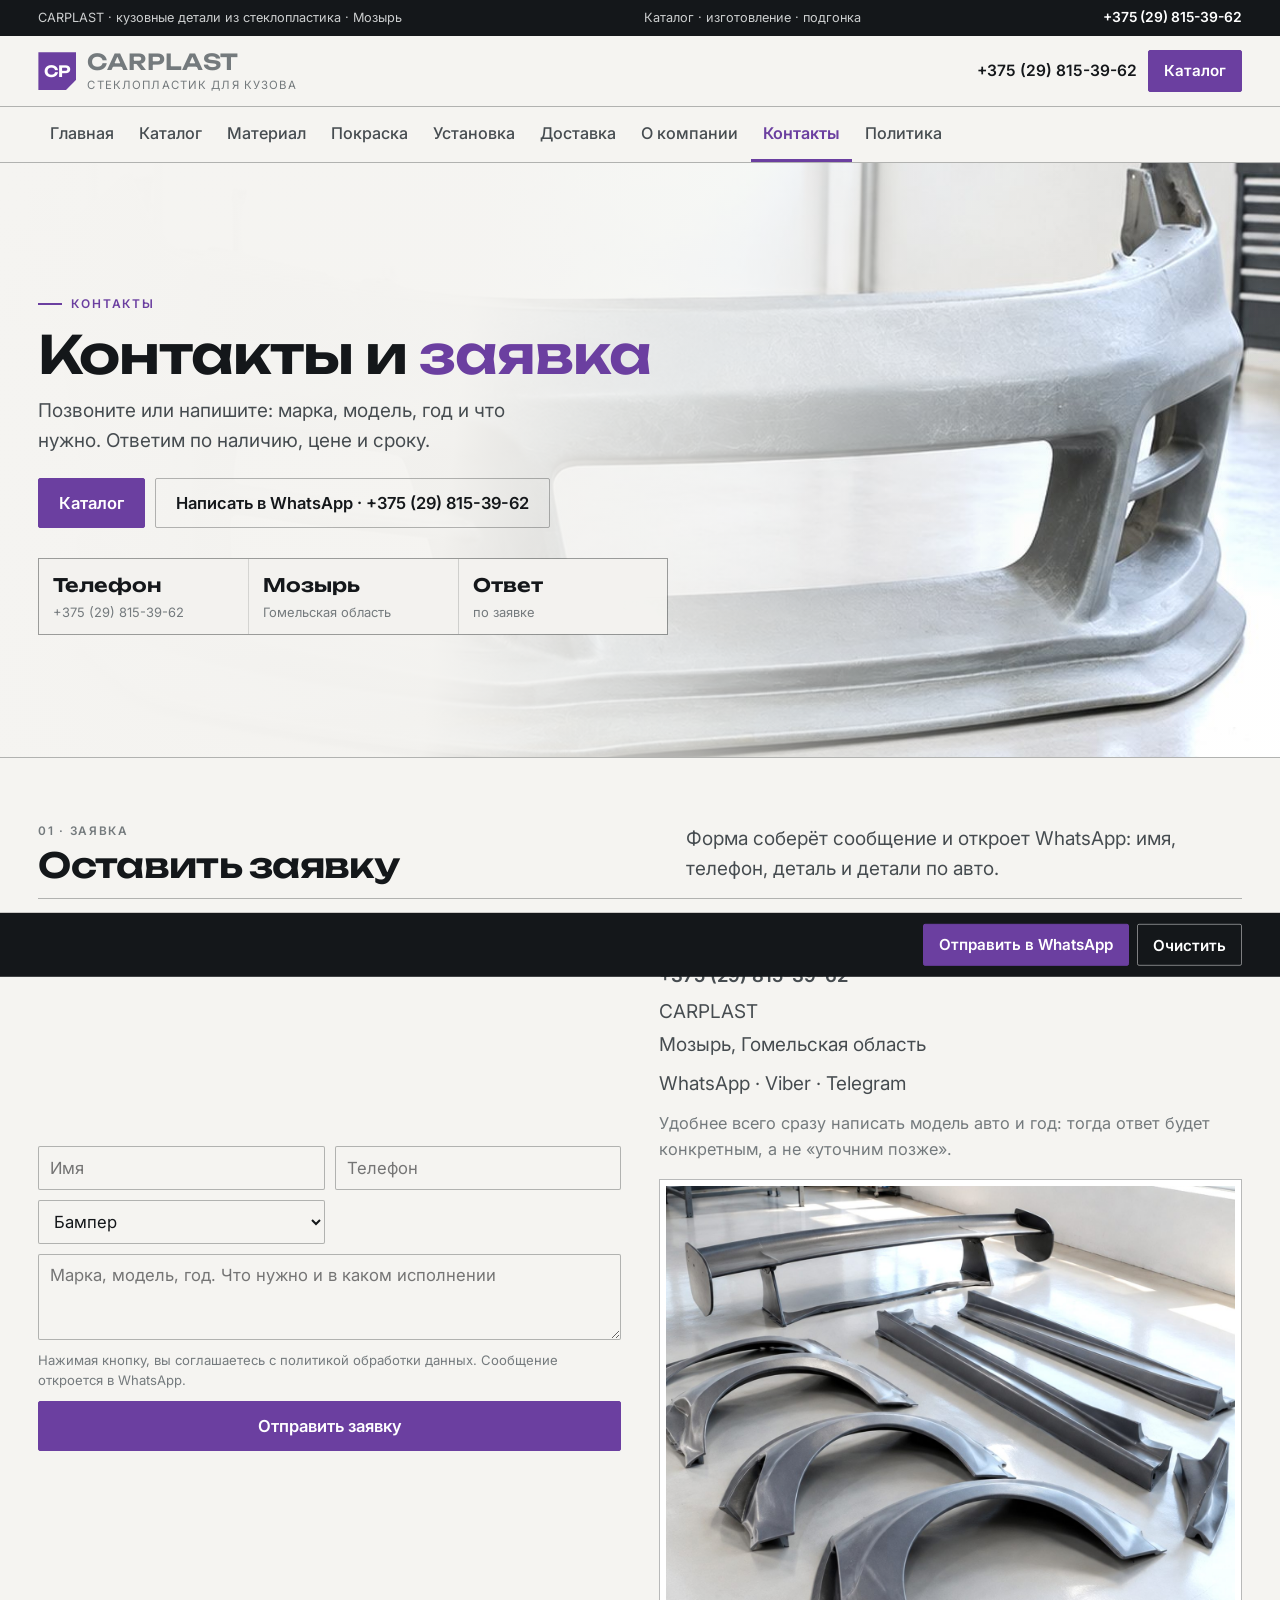
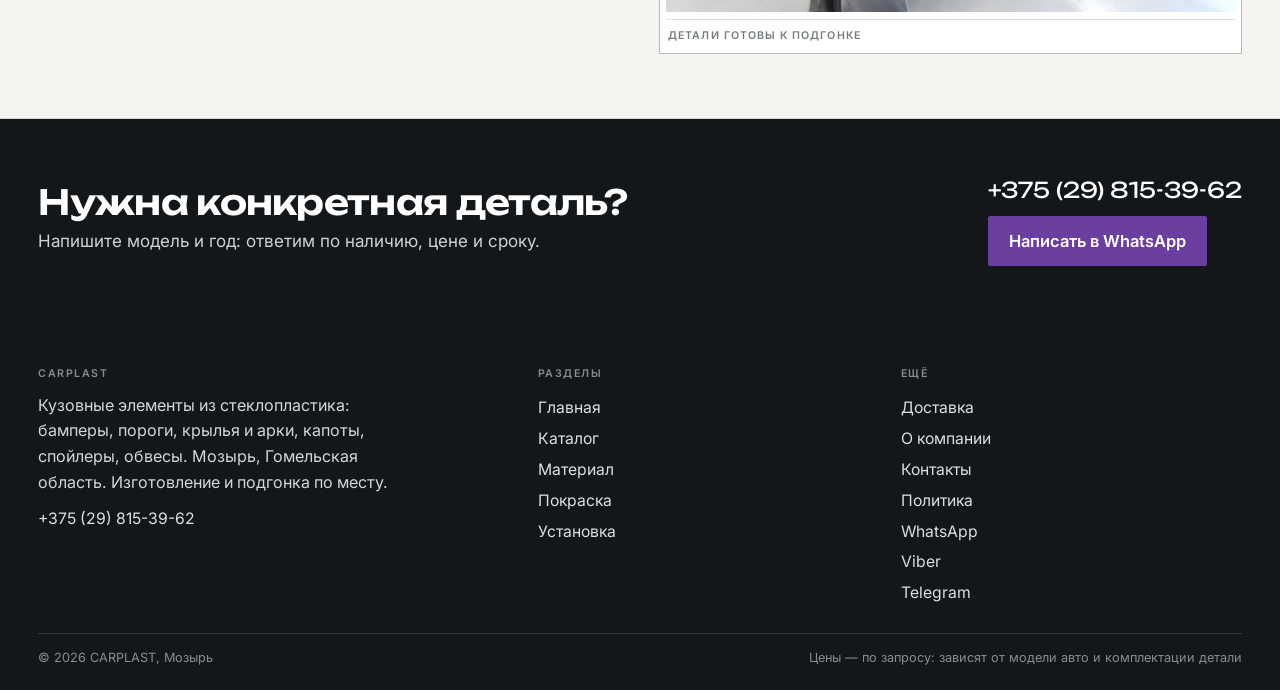
<file: kontakty.html>
<!doctype html><html lang="ru"><head><meta charset="utf-8"><meta name="viewport" content="width=device-width, initial-scale=1"><title>Контакты CARPLAST — кузовные детали из стеклопластика, Мозырь</title><meta name="description" content="CARPLAST, Мозырь, Гомельская область. Телефон +375 (29) 815-39-62. Каталог кузовных деталей из стеклопластика, изготовление под модель."><meta property="og:type" content="website"><meta property="og:title" content="Контакты CARPLAST — кузовные детали из стеклопластика, Мозырь"><meta property="og:description" content="CARPLAST, Мозырь, Гомельская область. Телефон +375 (29) 815-39-62. Каталог кузовных деталей из стеклопластика, изготовление под модель."><meta property="og:image" content="assets/img/hero.jpg"><style>
:root{--paper:#F5F4F1;--card:#fff;--ink:#14171A;--ink2:#464C50;--muted:#747A7D;--steel:#E7E6E2;
--grape:#6B3FA0;--grape2:#8B5CC7;--lime:#C6F24E;--line:rgba(20,23,26,.14);--line2:rgba(20,23,26,.3);
--f-d:"Unbounded",system-ui,sans-serif;--f-b:"Inter",system-ui,sans-serif}
*,*::before,*::after{box-sizing:border-box}
html{font-size:19px;-webkit-text-size-adjust:100%;overflow-x:clip}
body{margin:0;background:var(--paper);color:var(--ink);font-family:var(--f-b);line-height:1.58;
-webkit-font-smoothing:antialiased;overflow-x:hidden}
img{max-width:100%;display:block}a{color:inherit;text-decoration:none}
h1,h2,h3,h4,p,ul,ol,dl,figure{margin:0}ul,ol{padding-left:1.05em}
h1,h2,h3{font-family:var(--f-d);font-weight:600;line-height:1.02;letter-spacing:-.02em;overflow-wrap:anywhere}
h1{font-size:clamp(1.85rem,4.1vw,3.4rem)}
h2{font-size:clamp(1.4rem,2.7vw,2.25rem)}
h3{font-size:clamp(.98rem,1.25vw,1.1rem);line-height:1.2;letter-spacing:-.01em}
p{color:var(--ink2)}
em{font-style:normal;color:var(--grape)}
.mono{font-family:var(--f-b);font-size:.62rem;font-weight:600;letter-spacing:.14em;text-transform:uppercase;color:var(--muted)}
.wrap{width:100%;max-width:1320px;margin:0 auto;padding-inline:clamp(16px,3vw,40px)}
.tbar{background:var(--ink);color:#EDEFEF;font-size:.67rem}
.tbar__in{display:flex;gap:14px;align-items:center;justify-content:space-between;min-height:36px;flex-wrap:wrap}
.tbar span{opacity:.85}.tbar a{font-size:.73rem;font-weight:600;color:#fff;white-space:nowrap}
.hdr{background:var(--paper);border-bottom:1px solid var(--line2);position:relative;z-index:60}
.hdr__in{display:flex;align-items:center;justify-content:space-between;gap:14px;padding-block:12px}
.logo{display:flex;align-items:center;gap:11px;min-width:0}
.logo i{width:38px;height:38px;flex:none;background:var(--grape);color:#fff;display:grid;place-items:center;
font-family:var(--f-d);font-size:.82rem;font-style:normal;font-weight:600;letter-spacing:-.03em;
clip-path:polygon(0 0,100% 0,100% 72%,72% 100%,0 100%)}
.logo b{font-family:var(--f-d);font-weight:600;font-size:1.16rem;letter-spacing:.01em;display:block;
white-space:nowrap;line-height:1.1}
.logo span{display:block;font-size:.6rem;letter-spacing:.1em;text-transform:uppercase;color:var(--muted);margin-top:2px}
.hdr__right{display:flex;align-items:center;gap:11px}
.tel{font-size:.82rem;font-weight:600;white-space:nowrap}
.strip{border-bottom:1px solid var(--line2);background:var(--paper);position:relative;z-index:55}
.strip__in{display:flex;gap:1px;overflow-x:auto;scrollbar-width:none}
.strip__in::-webkit-scrollbar{display:none}
.strip__in a{flex:none;padding:14px 12px 12px;font-size:.85rem;font-weight:500;color:var(--ink2);
border-bottom:3px solid transparent;white-space:nowrap}
.strip__in a:hover{color:var(--ink);background:var(--steel)}
.strip__in a[aria-current]{color:var(--grape);border-bottom-color:var(--grape);font-weight:600}
.burger{display:none;width:44px;height:40px;border:1px solid var(--line2);background:#fff;
align-items:center;justify-content:center;flex-direction:column;gap:4px;cursor:pointer;padding:0}
.burger i{display:block;width:18px;height:2px;background:var(--ink)}
.btn{display:inline-flex;align-items:center;justify-content:center;gap:8px;min-height:50px;padding:0 20px;
background:var(--ink);color:#fff;font-family:var(--f-b);font-size:.87rem;font-weight:600;
border:1px solid var(--ink);border-radius:2px;cursor:pointer}
.btn:hover{background:#000}
.btn--grape{background:var(--grape);border-color:var(--grape)}
.btn--grape:hover{background:#5A3089}
.btn--line{background:transparent;color:var(--ink);border-color:var(--line2)}
.btn--line:hover{background:var(--steel)}
.hero{position:relative;overflow:hidden;border-bottom:1px solid var(--line2);background:var(--paper)}
.hero__bg{position:absolute;inset:0}
.hero__bg img{width:100%;height:100%;object-fit:cover;object-position:64% 50%}
.hero__bg::after{content:"";position:absolute;inset:0;background:
linear-gradient(96deg,var(--paper) 0%,rgba(245,244,241,.98) 36%,rgba(245,244,241,.7) 56%,rgba(245,244,241,.05) 86%)}
.hero__in{position:relative;z-index:2;padding-block:clamp(32px,5vw,58px);min-height:clamp(500px,66vh,630px);
display:flex;flex-direction:column;justify-content:center}
.hero h1{max-width:20ch;margin-top:14px}
.hero p{max-width:43ch;margin-top:14px}
.kick{display:inline-flex;align-items:center;gap:9px;font-size:.63rem;font-weight:600;letter-spacing:.15em;
text-transform:uppercase;color:var(--grape)}
.kick::before{content:"";width:24px;height:2px;background:currentColor}
.hero__cta{display:flex;gap:10px;flex-wrap:wrap;margin-top:22px}
.hero__figs{display:grid;grid-template-columns:repeat(3,minmax(0,1fr));gap:1px;background:var(--line);
border:1px solid var(--line2);margin-top:clamp(18px,3vw,30px);max-width:630px}
.hero__figs>div{background:rgba(245,244,241,.96);padding:12px 14px}
.hero__figs b{display:block;font-family:var(--f-d);font-size:.98rem;font-weight:600}
.hero__figs span{display:block;font-size:.68rem;color:var(--muted);margin-top:2px}
.band{padding-block:clamp(38px,5vw,70px);border-bottom:1px solid var(--line)}
.band--steel{background:var(--steel)}
.band--ink{background:var(--ink);color:#fff}
.band--ink h2,.band--ink h3{color:#fff}.band--ink p{color:rgba(255,255,255,.82)}
.band--ink .mono,.band--ink .kick{color:#C9AEF0}
</style><link rel="stylesheet" href="assets/css/site.v1.css"><link rel="icon" href="assets/img/favicon.svg" type="image/svg+xml"><link rel="preconnect" href="https://fonts.googleapis.com"><link rel="preconnect" href="https://fonts.gstatic.com" crossorigin><link rel="stylesheet" href="https://fonts.googleapis.com/css2?family=Unbounded:wght@400;500;600&family=Inter:wght@400;500;600&display=swap"></head><body><div class="tbar"><div class="wrap tbar__in"><span>CARPLAST · кузовные детали из стеклопластика · Мозырь</span><span>Каталог · изготовление · подгонка</span><a href="tel:+375298153962">+375 (29) 815-39-62</a></div></div><header class="hdr"><div class="wrap hdr__in"><a class="logo" href="index.html"><i>CP</i><span><b>CARPLAST</b><span>стеклопластик для кузова</span></span></a><div class="hdr__right"><a class="tel" href="tel:+375298153962">+375 (29) 815-39-62</a><a class="btn btn--grape" href="katalog.html" style="min-height:42px;padding:0 15px;font-size:.8rem">Каталог</a><button class="burger" id="burger" aria-label="Меню" aria-expanded="false"><i></i><i></i><i></i></button></div></div></header><div class="strip"><div class="wrap"><nav class="strip__in" aria-label="Страницы сайта"><a href="index.html">Главная</a><a href="katalog.html">Каталог</a><a href="material.html">Материал</a><a href="pokraska.html">Покраска</a><a href="ustanovka.html">Установка</a><a href="dostavka.html">Доставка</a><a href="o-kompanii.html">О компании</a><a href="kontakty.html" aria-current="page">Контакты</a><a href="politika.html">Политика</a></nav></div></div><main><section class="hero"><div class="hero__bg"><img src="assets/img/bamper.jpg" alt="CARPLAST: кузовные детали из стеклопластика, Мозырь"></div><div class="hero__in"><div class="wrap"><span class="kick">Контакты</span><h1>Контакты и <em>заявка</em></h1><p>Позвоните или напишите: марка, модель, год и что нужно. Ответим по наличию, цене и сроку.</p><div class="hero__cta"><a class="btn btn--grape" href="katalog.html">Каталог</a><a class="btn btn--line" href="tel:+375298153962">Написать в WhatsApp · +375 (29) 815-39-62</a></div><div class="hero__figs"><div><b>Телефон</b><span>+375 (29) 815-39-62</span></div><div><b>Мозырь</b><span>Гомельская область</span></div><div><b>Ответ</b><span>по заявке</span></div></div></div></div></section><section class="band"><div class="wrap" id="zayavka"><div class="sect__head"><div class="h2w"><span class="mono">01 · заявка</span><h2>Оставить заявку</h2></div><div><p>Форма соберёт сообщение и откроет WhatsApp: имя, телефон, деталь и детали по авто.</p></div></div><div class="split"><div><form class="form" id="lead-form" novalidate><input class="inp" id="lname" placeholder="Имя" autocomplete="name"><input class="inp" id="lphone" placeholder="Телефон" inputmode="tel" autocomplete="tel"><select class="inp" id="lwhat"><option>Бампер</option><option>Пороги</option><option>Крылья и арки</option><option>Капот</option><option>Спойлер</option><option>Обвес комплектом</option><option>Другое</option></select><textarea class="inp" id="lmsg" placeholder="Марка, модель, год. Что нужно и в каком исполнении"></textarea><p class="form__note">Нажимая кнопку, вы соглашаетесь с политикой обработки данных. Сообщение откроется в WhatsApp.</p><button class="btn btn--grape" type="submit">Отправить заявку</button></form><span class="ok" id="lead-ok"></span></div><div class="split__txt"><h3>Связь</h3><p style="margin-top:10px"><a href="tel:+375298153962" style="font-size:.98rem;font-weight:600">+375 (29) 815-39-62</a></p><p style="margin-top:6px">CARPLAST</p><p style="margin-top:3px">Мозырь, Гомельская область</p><p style="margin-top:9px"><a href="https://wa.me/375298153962">WhatsApp</a> · <a href="viber://chat?number=%2B375298153962">Viber</a> · <a href="https://t.me/+375298153962">Telegram</a></p><p style="margin-top:12px;font-size:.86rem;color:var(--muted)">Удобнее всего сразу написать модель авто и год: тогда ответ будет конкретным, а не «уточним позже».</p><figure class="figure" style="margin-top:16px"><img src="assets/img/detali.jpg" alt="Детали из стеклопластика" style="aspect-ratio:4/3;object-fit:cover"><figcaption>Детали готовы к подгонке</figcaption></figure></div></div></div></section><section class="cta"><div class="wrap cta__in"><div><h2>Нужна конкретная деталь?</h2><p>Напишите модель и год: ответим по наличию, цене и сроку.</p></div><div><a class="cta__tel" href="tel:+375298153962">+375 (29) 815-39-62</a><a class="btn btn--grape" style="margin-top:9px" href="https://wa.me/375298153962">Написать в WhatsApp</a></div></div></section></main><footer class="foot"><div class="wrap"><div class="foot__in"><div><h4>CARPLAST</h4><p style="color:rgba(255,255,255,.82);font-size:.85rem;max-width:38ch">Кузовные элементы из стеклопластика: бамперы, пороги, крылья и арки, капоты, спойлеры, обвесы. Мозырь, Гомельская область. Изготовление и подгонка по месту.</p><p style="margin-top:9px"><a href="tel:+375298153962">+375 (29) 815-39-62</a></p></div><div><h4>Разделы</h4><a href="index.html">Главная</a><a href="katalog.html">Каталог</a><a href="material.html">Материал</a><a href="pokraska.html">Покраска</a><a href="ustanovka.html">Установка</a></div><div><h4>Ещё</h4><a href="dostavka.html">Доставка</a><a href="o-kompanii.html">О компании</a><a href="kontakty.html">Контакты</a><a href="politika.html">Политика</a><a href="https://wa.me/375298153962">WhatsApp</a><a href="viber://chat?number=%2B375298153962">Viber</a><a href="https://t.me/+375298153962">Telegram</a></div></div><div class="foot__low"><span>© 2026 CARPLAST, Мозырь</span><span>Цены — по запросу: зависят от модели авто и комплектации детали</span></div></div></footer><div class="reqbar" id="reqbar"><div class="wrap reqbar__in"><div><b id="reqCount"></b><small id="reqList">Выбранные позиции</small></div><div class="reqbar__act"><a class="btn btn--grape" id="reqWa" href="https://wa.me/375298153962">Отправить в WhatsApp</a><button class="btn btn--line" id="reqClear" type="button">Очистить</button></div></div></div><div class="fbar"><a href="tel:+375298153962">Позвонить</a><a href="https://wa.me/375298153962">WhatsApp</a><a href="viber://chat?number=%2B375298153962">Viber</a><a href="https://t.me/+375298153962">Telegram</a></div><div class="drawer" id="drawer" aria-hidden="true" role="dialog" aria-label="Меню"><div class="drawer__top"><span class="mono">Меню</span><button class="drawer__close" id="drawerClose" aria-label="Закрыть">✕</button></div><nav><a href="index.html">Главная</a><a href="katalog.html">Каталог</a><a href="material.html">Материал</a><a href="pokraska.html">Покраска</a><a href="ustanovka.html">Установка</a><a href="dostavka.html">Доставка</a><a href="o-kompanii.html">О компании</a><a href="kontakty.html" aria-current="page">Контакты</a><a href="politika.html">Политика</a></nav><div class="drawer__foot"><a class="btn btn--grape" href="tel:+375298153962">+375 (29) 815-39-62</a><a class="btn btn--line" href="https://wa.me/375298153962">WhatsApp</a></div></div><script src="assets/js/main.v1.js"></script></body></html>
</file>
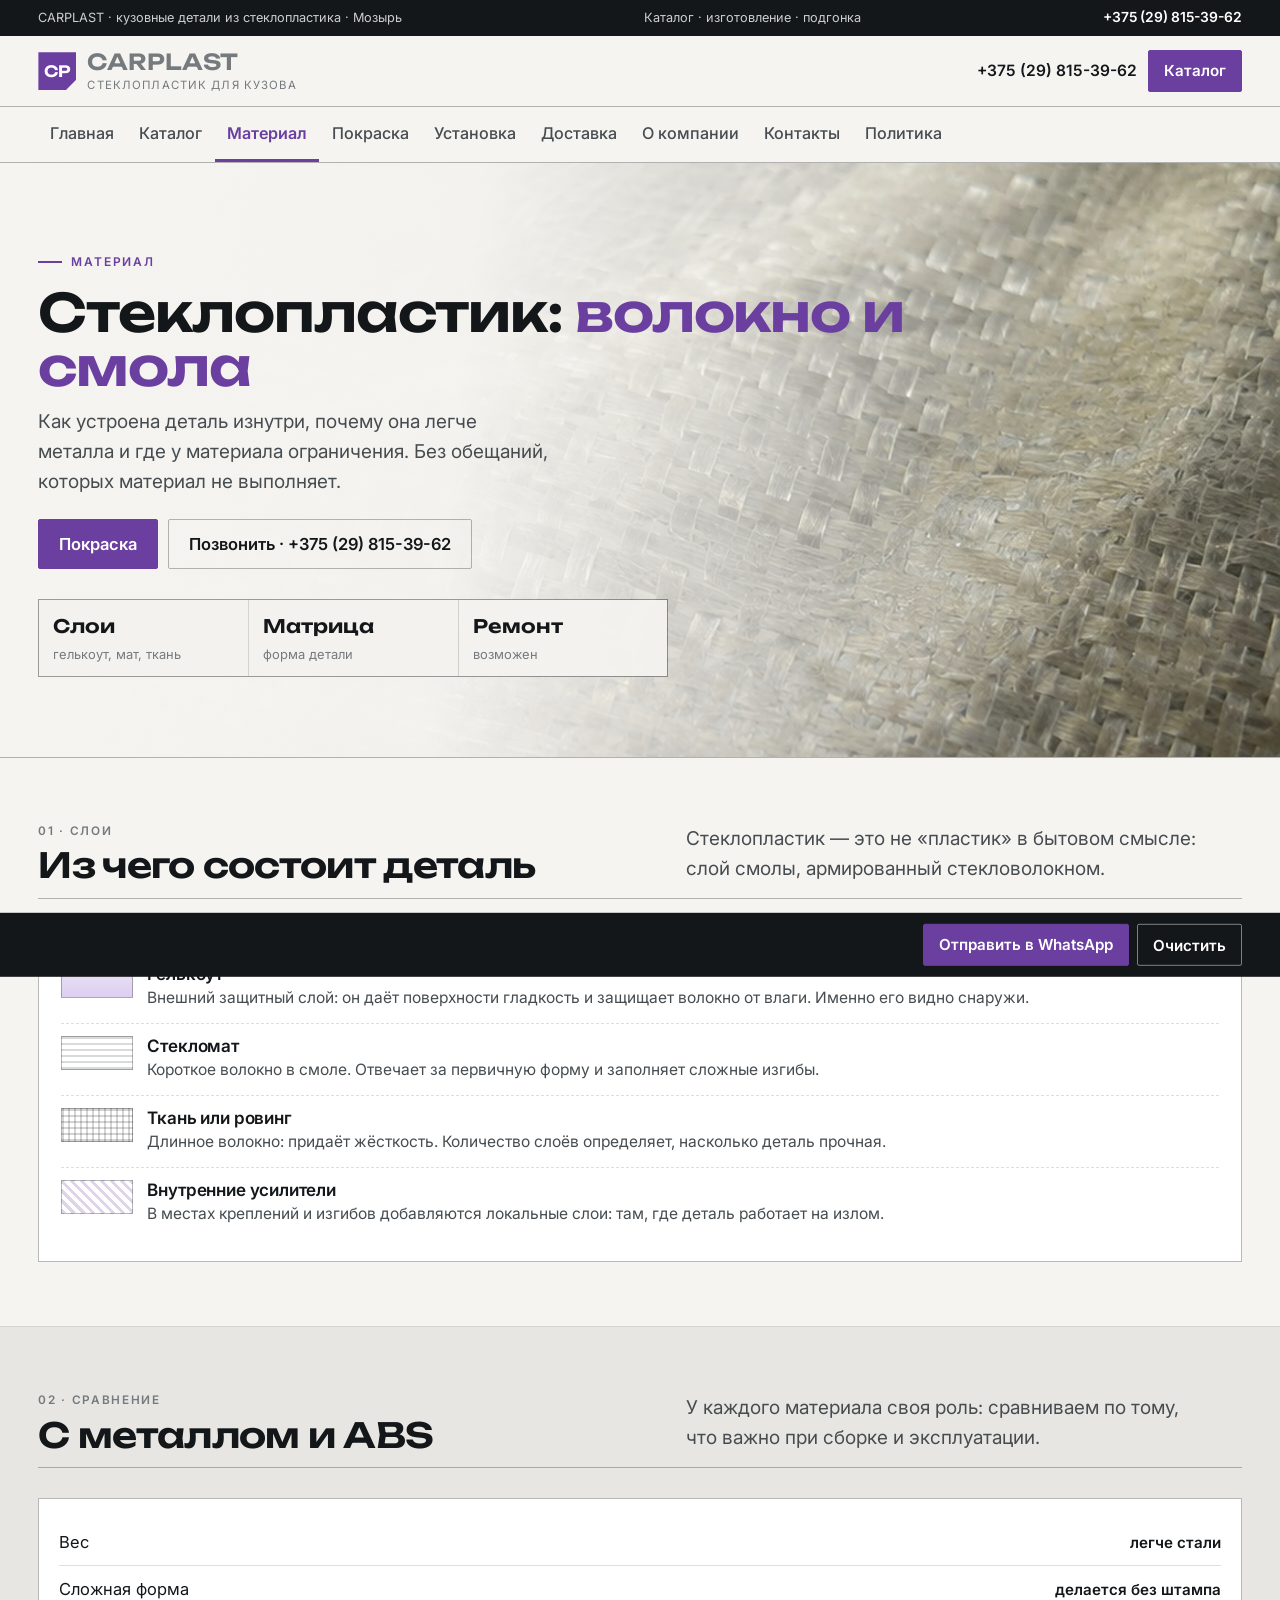
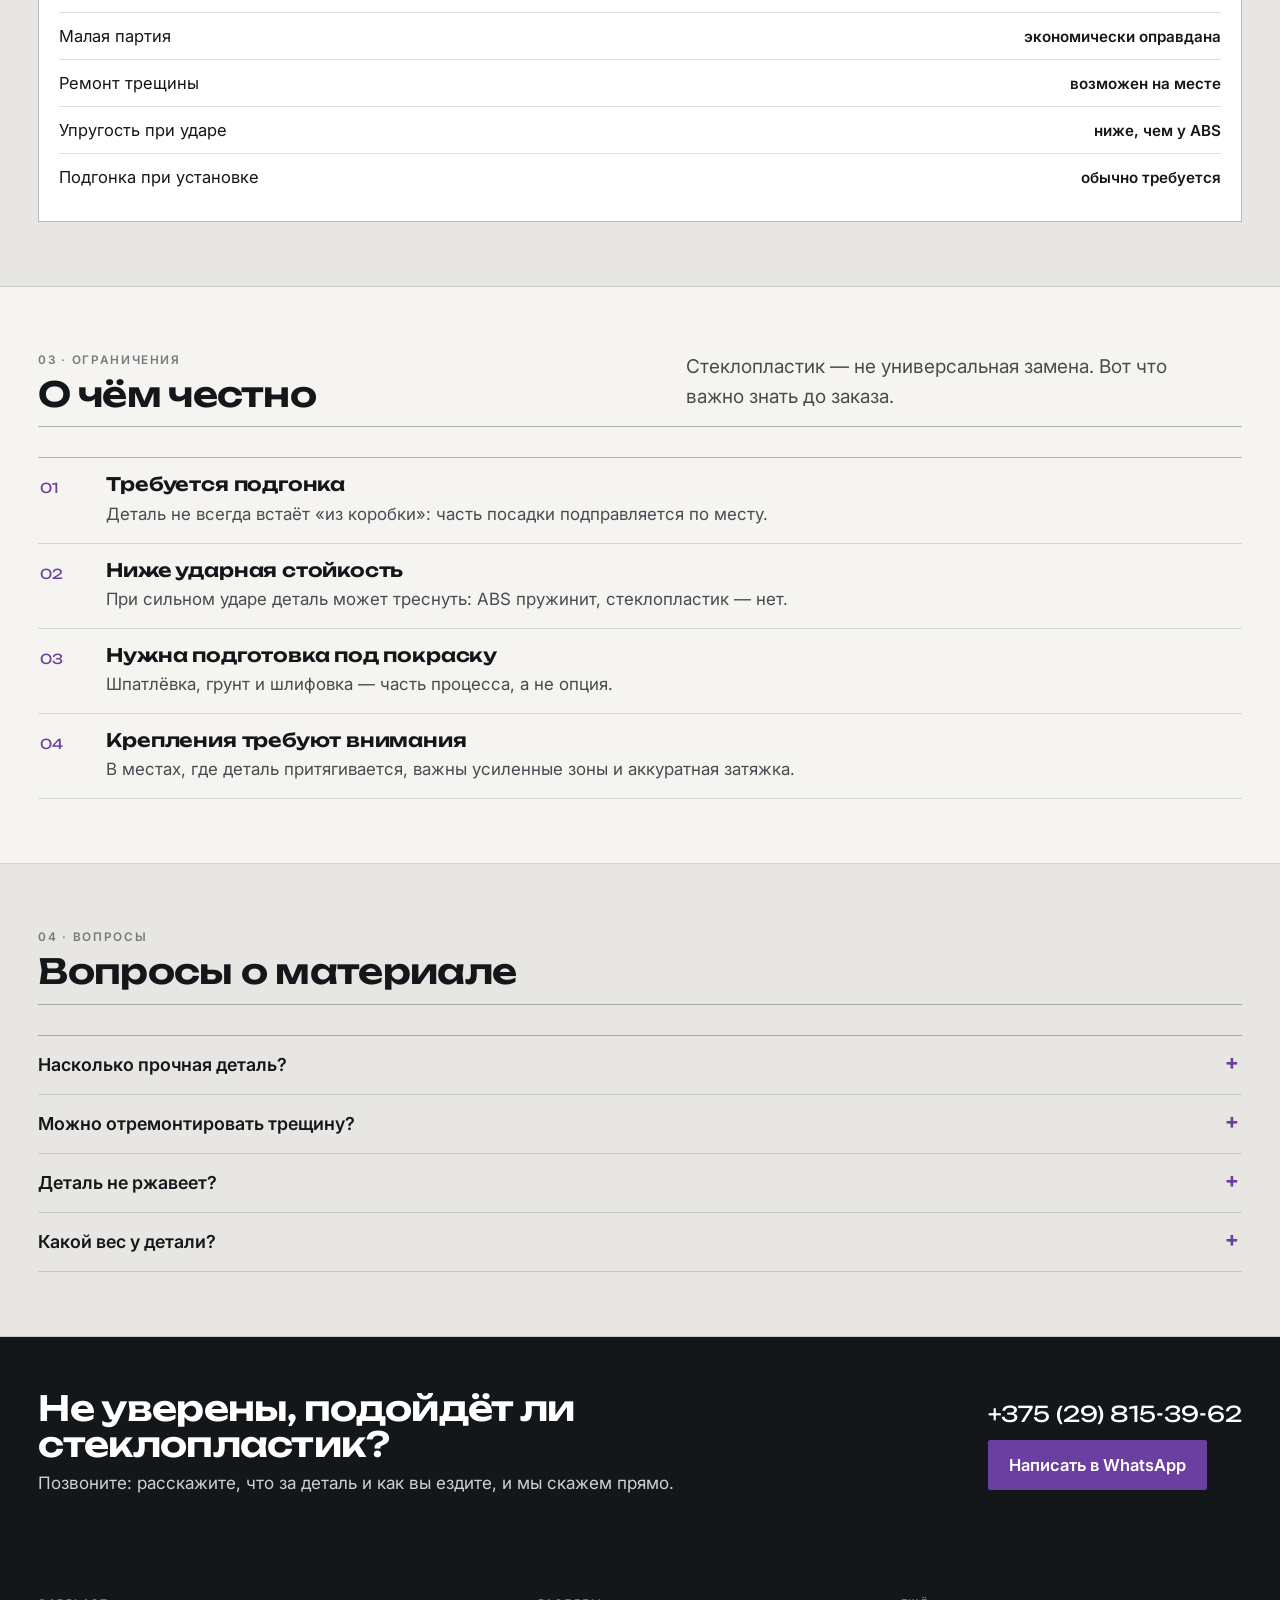
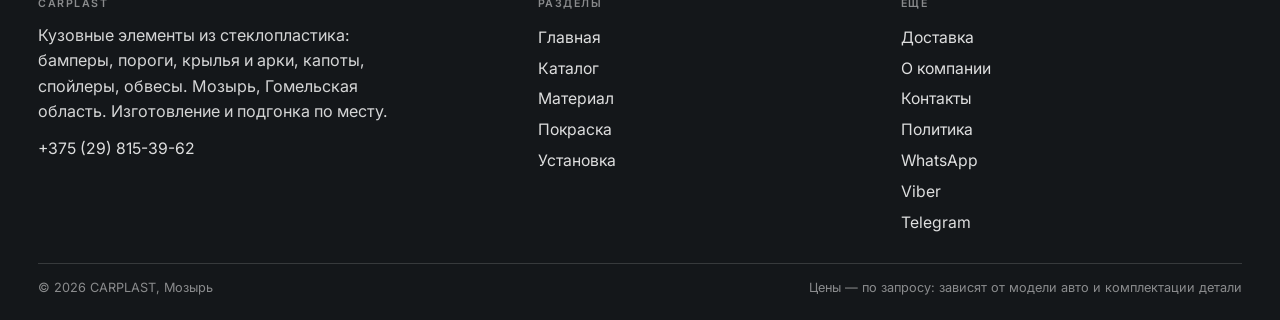
<file: material.html>
<!doctype html><html lang="ru"><head><meta charset="utf-8"><meta name="viewport" content="width=device-width, initial-scale=1"><title>Стеклопластик для кузова: слои, свойства, ограничения — CARPLAST</title><meta name="description" content="Из чего состоит деталь из стеклопластика: гелькоут, мат, ткань, усилители. Сравнение с металлом и ABS, ограничения материала."><meta property="og:type" content="website"><meta property="og:title" content="Стеклопластик для кузова: слои, свойства, ограничения — CARPLAST"><meta property="og:description" content="Из чего состоит деталь из стеклопластика: гелькоут, мат, ткань, усилители. Сравнение с металлом и ABS, ограничения материала."><meta property="og:image" content="assets/img/hero.jpg"><style>
:root{--paper:#F5F4F1;--card:#fff;--ink:#14171A;--ink2:#464C50;--muted:#747A7D;--steel:#E7E6E2;
--grape:#6B3FA0;--grape2:#8B5CC7;--lime:#C6F24E;--line:rgba(20,23,26,.14);--line2:rgba(20,23,26,.3);
--f-d:"Unbounded",system-ui,sans-serif;--f-b:"Inter",system-ui,sans-serif}
*,*::before,*::after{box-sizing:border-box}
html{font-size:19px;-webkit-text-size-adjust:100%;overflow-x:clip}
body{margin:0;background:var(--paper);color:var(--ink);font-family:var(--f-b);line-height:1.58;
-webkit-font-smoothing:antialiased;overflow-x:hidden}
img{max-width:100%;display:block}a{color:inherit;text-decoration:none}
h1,h2,h3,h4,p,ul,ol,dl,figure{margin:0}ul,ol{padding-left:1.05em}
h1,h2,h3{font-family:var(--f-d);font-weight:600;line-height:1.02;letter-spacing:-.02em;overflow-wrap:anywhere}
h1{font-size:clamp(1.85rem,4.1vw,3.4rem)}
h2{font-size:clamp(1.4rem,2.7vw,2.25rem)}
h3{font-size:clamp(.98rem,1.25vw,1.1rem);line-height:1.2;letter-spacing:-.01em}
p{color:var(--ink2)}
em{font-style:normal;color:var(--grape)}
.mono{font-family:var(--f-b);font-size:.62rem;font-weight:600;letter-spacing:.14em;text-transform:uppercase;color:var(--muted)}
.wrap{width:100%;max-width:1320px;margin:0 auto;padding-inline:clamp(16px,3vw,40px)}
.tbar{background:var(--ink);color:#EDEFEF;font-size:.67rem}
.tbar__in{display:flex;gap:14px;align-items:center;justify-content:space-between;min-height:36px;flex-wrap:wrap}
.tbar span{opacity:.85}.tbar a{font-size:.73rem;font-weight:600;color:#fff;white-space:nowrap}
.hdr{background:var(--paper);border-bottom:1px solid var(--line2);position:relative;z-index:60}
.hdr__in{display:flex;align-items:center;justify-content:space-between;gap:14px;padding-block:12px}
.logo{display:flex;align-items:center;gap:11px;min-width:0}
.logo i{width:38px;height:38px;flex:none;background:var(--grape);color:#fff;display:grid;place-items:center;
font-family:var(--f-d);font-size:.82rem;font-style:normal;font-weight:600;letter-spacing:-.03em;
clip-path:polygon(0 0,100% 0,100% 72%,72% 100%,0 100%)}
.logo b{font-family:var(--f-d);font-weight:600;font-size:1.16rem;letter-spacing:.01em;display:block;
white-space:nowrap;line-height:1.1}
.logo span{display:block;font-size:.6rem;letter-spacing:.1em;text-transform:uppercase;color:var(--muted);margin-top:2px}
.hdr__right{display:flex;align-items:center;gap:11px}
.tel{font-size:.82rem;font-weight:600;white-space:nowrap}
.strip{border-bottom:1px solid var(--line2);background:var(--paper);position:relative;z-index:55}
.strip__in{display:flex;gap:1px;overflow-x:auto;scrollbar-width:none}
.strip__in::-webkit-scrollbar{display:none}
.strip__in a{flex:none;padding:14px 12px 12px;font-size:.85rem;font-weight:500;color:var(--ink2);
border-bottom:3px solid transparent;white-space:nowrap}
.strip__in a:hover{color:var(--ink);background:var(--steel)}
.strip__in a[aria-current]{color:var(--grape);border-bottom-color:var(--grape);font-weight:600}
.burger{display:none;width:44px;height:40px;border:1px solid var(--line2);background:#fff;
align-items:center;justify-content:center;flex-direction:column;gap:4px;cursor:pointer;padding:0}
.burger i{display:block;width:18px;height:2px;background:var(--ink)}
.btn{display:inline-flex;align-items:center;justify-content:center;gap:8px;min-height:50px;padding:0 20px;
background:var(--ink);color:#fff;font-family:var(--f-b);font-size:.87rem;font-weight:600;
border:1px solid var(--ink);border-radius:2px;cursor:pointer}
.btn:hover{background:#000}
.btn--grape{background:var(--grape);border-color:var(--grape)}
.btn--grape:hover{background:#5A3089}
.btn--line{background:transparent;color:var(--ink);border-color:var(--line2)}
.btn--line:hover{background:var(--steel)}
.hero{position:relative;overflow:hidden;border-bottom:1px solid var(--line2);background:var(--paper)}
.hero__bg{position:absolute;inset:0}
.hero__bg img{width:100%;height:100%;object-fit:cover;object-position:64% 50%}
.hero__bg::after{content:"";position:absolute;inset:0;background:
linear-gradient(96deg,var(--paper) 0%,rgba(245,244,241,.98) 36%,rgba(245,244,241,.7) 56%,rgba(245,244,241,.05) 86%)}
.hero__in{position:relative;z-index:2;padding-block:clamp(32px,5vw,58px);min-height:clamp(500px,66vh,630px);
display:flex;flex-direction:column;justify-content:center}
.hero h1{max-width:20ch;margin-top:14px}
.hero p{max-width:43ch;margin-top:14px}
.kick{display:inline-flex;align-items:center;gap:9px;font-size:.63rem;font-weight:600;letter-spacing:.15em;
text-transform:uppercase;color:var(--grape)}
.kick::before{content:"";width:24px;height:2px;background:currentColor}
.hero__cta{display:flex;gap:10px;flex-wrap:wrap;margin-top:22px}
.hero__figs{display:grid;grid-template-columns:repeat(3,minmax(0,1fr));gap:1px;background:var(--line);
border:1px solid var(--line2);margin-top:clamp(18px,3vw,30px);max-width:630px}
.hero__figs>div{background:rgba(245,244,241,.96);padding:12px 14px}
.hero__figs b{display:block;font-family:var(--f-d);font-size:.98rem;font-weight:600}
.hero__figs span{display:block;font-size:.68rem;color:var(--muted);margin-top:2px}
.band{padding-block:clamp(38px,5vw,70px);border-bottom:1px solid var(--line)}
.band--steel{background:var(--steel)}
.band--ink{background:var(--ink);color:#fff}
.band--ink h2,.band--ink h3{color:#fff}.band--ink p{color:rgba(255,255,255,.82)}
.band--ink .mono,.band--ink .kick{color:#C9AEF0}
</style><link rel="stylesheet" href="assets/css/site.v1.css"><link rel="icon" href="assets/img/favicon.svg" type="image/svg+xml"><link rel="preconnect" href="https://fonts.googleapis.com"><link rel="preconnect" href="https://fonts.gstatic.com" crossorigin><link rel="stylesheet" href="https://fonts.googleapis.com/css2?family=Unbounded:wght@400;500;600&family=Inter:wght@400;500;600&display=swap"></head><body><div class="tbar"><div class="wrap tbar__in"><span>CARPLAST · кузовные детали из стеклопластика · Мозырь</span><span>Каталог · изготовление · подгонка</span><a href="tel:+375298153962">+375 (29) 815-39-62</a></div></div><header class="hdr"><div class="wrap hdr__in"><a class="logo" href="index.html"><i>CP</i><span><b>CARPLAST</b><span>стеклопластик для кузова</span></span></a><div class="hdr__right"><a class="tel" href="tel:+375298153962">+375 (29) 815-39-62</a><a class="btn btn--grape" href="katalog.html" style="min-height:42px;padding:0 15px;font-size:.8rem">Каталог</a><button class="burger" id="burger" aria-label="Меню" aria-expanded="false"><i></i><i></i><i></i></button></div></div></header><div class="strip"><div class="wrap"><nav class="strip__in" aria-label="Страницы сайта"><a href="index.html">Главная</a><a href="katalog.html">Каталог</a><a href="material.html" aria-current="page">Материал</a><a href="pokraska.html">Покраска</a><a href="ustanovka.html">Установка</a><a href="dostavka.html">Доставка</a><a href="o-kompanii.html">О компании</a><a href="kontakty.html">Контакты</a><a href="politika.html">Политика</a></nav></div></div><main><section class="hero"><div class="hero__bg"><img src="assets/img/volokno.jpg" alt="CARPLAST: кузовные детали из стеклопластика, Мозырь"></div><div class="hero__in"><div class="wrap"><span class="kick">Материал</span><h1>Стеклопластик: <em>волокно и смола</em></h1><p>Как устроена деталь изнутри, почему она легче металла и где у материала ограничения. Без обещаний, которых материал не выполняет.</p><div class="hero__cta"><a class="btn btn--grape" href="pokraska.html">Покраска</a><a class="btn btn--line" href="tel:+375298153962">Позвонить · +375 (29) 815-39-62</a></div><div class="hero__figs"><div><b>Слои</b><span>гелькоут, мат, ткань</span></div><div><b>Матрица</b><span>форма детали</span></div><div><b>Ремонт</b><span>возможен</span></div></div></div></div></section><section class="band "><div class="wrap"><div class="sect__head"><div class="h2w"><span class="mono">01 · слои</span><h2>Из чего состоит деталь</h2></div><div><p>Стеклопластик — это не «пластик» в бытовом смысле: слой смолы, армированный стекловолокном.</p></div></div><div class="layers"><div class="layer"><div class="layer__bar layer__bar--gel"></div><div><h3>Гелькоут</h3><p>Внешний защитный слой: он даёт поверхности гладкость и защищает волокно от влаги. Именно его видно снаружи.</p></div></div><div class="layer"><div class="layer__bar layer__bar--mat"></div><div><h3>Стекломат</h3><p>Короткое волокно в смоле. Отвечает за первичную форму и заполняет сложные изгибы.</p></div></div><div class="layer"><div class="layer__bar layer__bar--cloth"></div><div><h3>Ткань или ровинг</h3><p>Длинное волокно: придаёт жёсткость. Количество слоёв определяет, насколько деталь прочная.</p></div></div><div class="layer"><div class="layer__bar"></div><div><h3>Внутренние усилители</h3><p>В местах креплений и изгибов добавляются локальные слои: там, где деталь работает на излом.</p></div></div></div></div></section><section class="band band--steel"><div class="wrap"><div class="sect__head"><div class="h2w"><span class="mono">02 · сравнение</span><h2>С металлом и ABS</h2></div><div><p>У каждого материала своя роль: сравниваем по тому, что важно при сборке и эксплуатации.</p></div></div><div class="spec"><div class="spec__row"><span>Вес</span><b>легче стали</b></div><div class="spec__row"><span>Сложная форма</span><b>делается без штампа</b></div><div class="spec__row"><span>Малая партия</span><b>экономически оправдана</b></div><div class="spec__row"><span>Ремонт трещины</span><b>возможен на месте</b></div><div class="spec__row"><span>Упругость при ударе</span><b>ниже, чем у ABS</b></div><div class="spec__row"><span>Подгонка при установке</span><b>обычно требуется</b></div></div></div></section><section class="band "><div class="wrap"><div class="sect__head"><div class="h2w"><span class="mono">03 · ограничения</span><h2>О чём честно</h2></div><div><p>Стеклопластик — не универсальная замена. Вот что важно знать до заказа.</p></div></div><div class="rows"><div class="row"><div class="row__n">01</div><div><h3>Требуется подгонка</h3><p>Деталь не всегда встаёт «из коробки»: часть посадки подправляется по месту.</p></div></div><div class="row"><div class="row__n">02</div><div><h3>Ниже ударная стойкость</h3><p>При сильном ударе деталь может треснуть: ABS пружинит, стеклопластик — нет.</p></div></div><div class="row"><div class="row__n">03</div><div><h3>Нужна подготовка под покраску</h3><p>Шпатлёвка, грунт и шлифовка — часть процесса, а не опция.</p></div></div><div class="row"><div class="row__n">04</div><div><h3>Крепления требуют внимания</h3><p>В местах, где деталь притягивается, важны усиленные зоны и аккуратная затяжка.</p></div></div></div></div></section><section class="band band--steel"><div class="wrap"><div class="sect__head"><div class="h2w"><span class="mono">04 · вопросы</span><h2>Вопросы о материале</h2></div><div><p></p></div></div><div class="faq"><details><summary>Насколько прочная деталь?</summary><p>Зависит от числа слоёв и места: крепления усиливаются отдельно. При монтаже это учитывается.</p></details><details><summary>Можно отремонтировать трещину?</summary><p>Да, как правило: трещину разделывают, усиливают изнутри и восстанавливают поверхность.</p></details><details><summary>Деталь не ржавеет?</summary><p>Металл ржавеет, стеклопластик — нет. Но поверхность и крепления требуют ухода.</p></details><details><summary>Какой вес у детали?</summary><p>Точный вес зависит от позиции и числа слоёв. Уточняйте по конкретной детали.</p></details></div></div></section><section class="cta"><div class="wrap cta__in"><div><h2>Не уверены, подойдёт ли стеклопластик?</h2><p>Позвоните: расскажите, что за деталь и как вы ездите, и мы скажем прямо.</p></div><div><a class="cta__tel" href="tel:+375298153962">+375 (29) 815-39-62</a><a class="btn btn--grape" style="margin-top:9px" href="https://wa.me/375298153962">Написать в WhatsApp</a></div></div></section></main><footer class="foot"><div class="wrap"><div class="foot__in"><div><h4>CARPLAST</h4><p style="color:rgba(255,255,255,.82);font-size:.85rem;max-width:38ch">Кузовные элементы из стеклопластика: бамперы, пороги, крылья и арки, капоты, спойлеры, обвесы. Мозырь, Гомельская область. Изготовление и подгонка по месту.</p><p style="margin-top:9px"><a href="tel:+375298153962">+375 (29) 815-39-62</a></p></div><div><h4>Разделы</h4><a href="index.html">Главная</a><a href="katalog.html">Каталог</a><a href="material.html">Материал</a><a href="pokraska.html">Покраска</a><a href="ustanovka.html">Установка</a></div><div><h4>Ещё</h4><a href="dostavka.html">Доставка</a><a href="o-kompanii.html">О компании</a><a href="kontakty.html">Контакты</a><a href="politika.html">Политика</a><a href="https://wa.me/375298153962">WhatsApp</a><a href="viber://chat?number=%2B375298153962">Viber</a><a href="https://t.me/+375298153962">Telegram</a></div></div><div class="foot__low"><span>© 2026 CARPLAST, Мозырь</span><span>Цены — по запросу: зависят от модели авто и комплектации детали</span></div></div></footer><div class="reqbar" id="reqbar"><div class="wrap reqbar__in"><div><b id="reqCount"></b><small id="reqList">Выбранные позиции</small></div><div class="reqbar__act"><a class="btn btn--grape" id="reqWa" href="https://wa.me/375298153962">Отправить в WhatsApp</a><button class="btn btn--line" id="reqClear" type="button">Очистить</button></div></div></div><div class="fbar"><a href="tel:+375298153962">Позвонить</a><a href="https://wa.me/375298153962">WhatsApp</a><a href="viber://chat?number=%2B375298153962">Viber</a><a href="https://t.me/+375298153962">Telegram</a></div><div class="drawer" id="drawer" aria-hidden="true" role="dialog" aria-label="Меню"><div class="drawer__top"><span class="mono">Меню</span><button class="drawer__close" id="drawerClose" aria-label="Закрыть">✕</button></div><nav><a href="index.html">Главная</a><a href="katalog.html">Каталог</a><a href="material.html" aria-current="page">Материал</a><a href="pokraska.html">Покраска</a><a href="ustanovka.html">Установка</a><a href="dostavka.html">Доставка</a><a href="o-kompanii.html">О компании</a><a href="kontakty.html">Контакты</a><a href="politika.html">Политика</a></nav><div class="drawer__foot"><a class="btn btn--grape" href="tel:+375298153962">+375 (29) 815-39-62</a><a class="btn btn--line" href="https://wa.me/375298153962">WhatsApp</a></div></div><script src="assets/js/main.v1.js"></script></body></html>
</file>
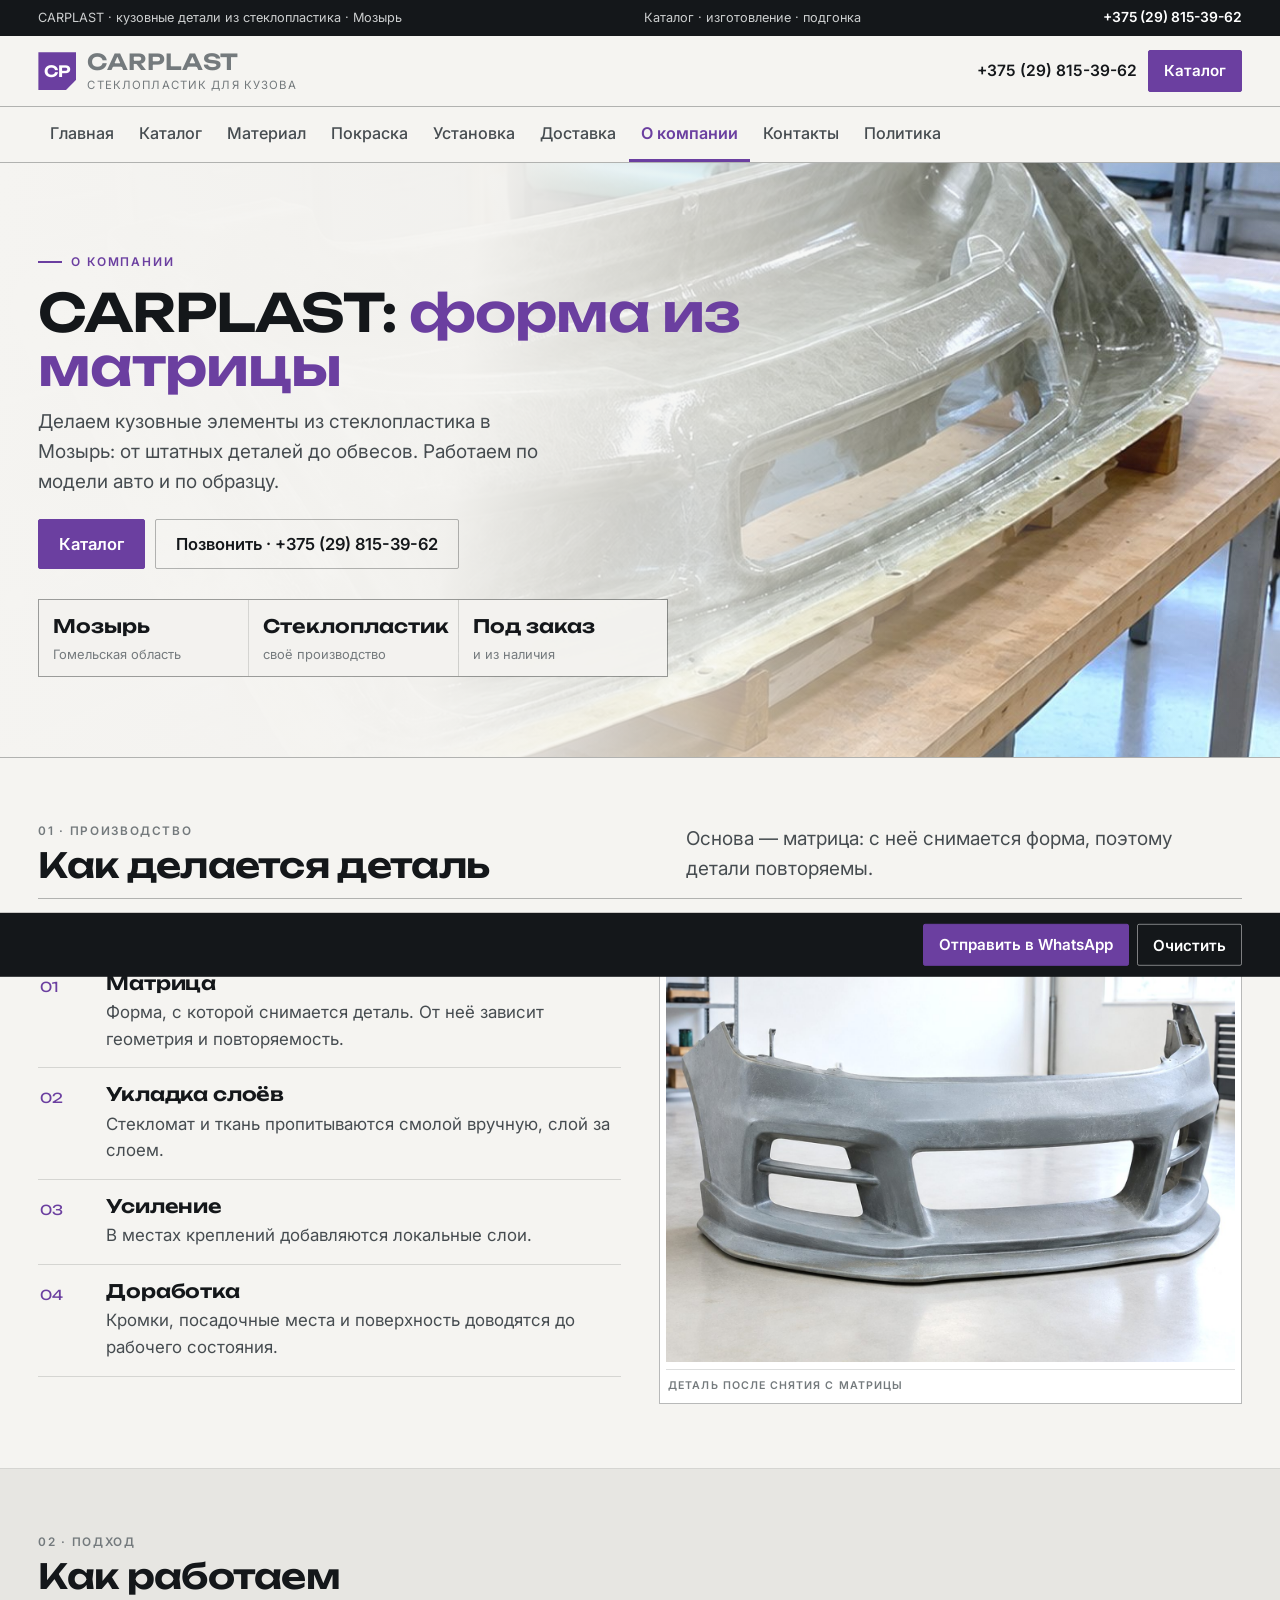
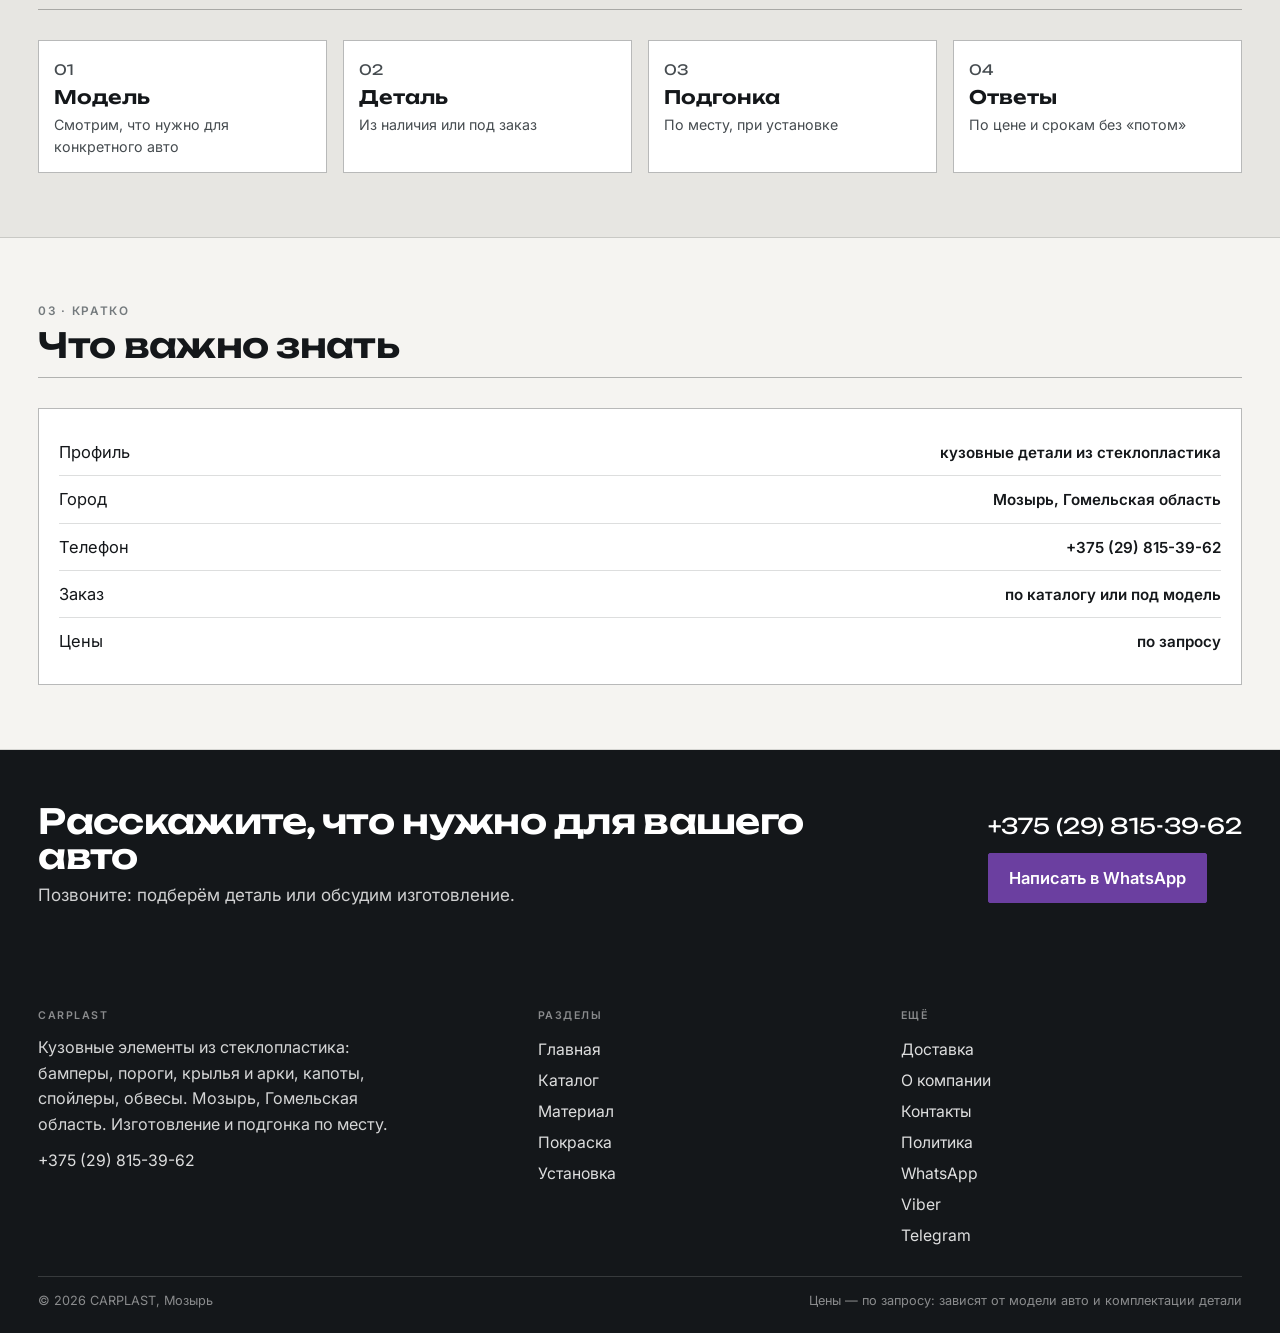
<file: o-kompanii.html>
<!doctype html><html lang="ru"><head><meta charset="utf-8"><meta name="viewport" content="width=device-width, initial-scale=1"><title>О компании CARPLAST — кузовные детали из стеклопластика, Мозырь</title><meta name="description" content="CARPLAST, Мозырь: производство кузовных элементов из стеклопластика, работа по модели авто и по образцу. +375 (29) 815-39-62"><meta property="og:type" content="website"><meta property="og:title" content="О компании CARPLAST — кузовные детали из стеклопластика, Мозырь"><meta property="og:description" content="CARPLAST, Мозырь: производство кузовных элементов из стеклопластика, работа по модели авто и по образцу. +375 (29) 815-39-62"><meta property="og:image" content="assets/img/hero.jpg"><style>
:root{--paper:#F5F4F1;--card:#fff;--ink:#14171A;--ink2:#464C50;--muted:#747A7D;--steel:#E7E6E2;
--grape:#6B3FA0;--grape2:#8B5CC7;--lime:#C6F24E;--line:rgba(20,23,26,.14);--line2:rgba(20,23,26,.3);
--f-d:"Unbounded",system-ui,sans-serif;--f-b:"Inter",system-ui,sans-serif}
*,*::before,*::after{box-sizing:border-box}
html{font-size:19px;-webkit-text-size-adjust:100%;overflow-x:clip}
body{margin:0;background:var(--paper);color:var(--ink);font-family:var(--f-b);line-height:1.58;
-webkit-font-smoothing:antialiased;overflow-x:hidden}
img{max-width:100%;display:block}a{color:inherit;text-decoration:none}
h1,h2,h3,h4,p,ul,ol,dl,figure{margin:0}ul,ol{padding-left:1.05em}
h1,h2,h3{font-family:var(--f-d);font-weight:600;line-height:1.02;letter-spacing:-.02em;overflow-wrap:anywhere}
h1{font-size:clamp(1.85rem,4.1vw,3.4rem)}
h2{font-size:clamp(1.4rem,2.7vw,2.25rem)}
h3{font-size:clamp(.98rem,1.25vw,1.1rem);line-height:1.2;letter-spacing:-.01em}
p{color:var(--ink2)}
em{font-style:normal;color:var(--grape)}
.mono{font-family:var(--f-b);font-size:.62rem;font-weight:600;letter-spacing:.14em;text-transform:uppercase;color:var(--muted)}
.wrap{width:100%;max-width:1320px;margin:0 auto;padding-inline:clamp(16px,3vw,40px)}
.tbar{background:var(--ink);color:#EDEFEF;font-size:.67rem}
.tbar__in{display:flex;gap:14px;align-items:center;justify-content:space-between;min-height:36px;flex-wrap:wrap}
.tbar span{opacity:.85}.tbar a{font-size:.73rem;font-weight:600;color:#fff;white-space:nowrap}
.hdr{background:var(--paper);border-bottom:1px solid var(--line2);position:relative;z-index:60}
.hdr__in{display:flex;align-items:center;justify-content:space-between;gap:14px;padding-block:12px}
.logo{display:flex;align-items:center;gap:11px;min-width:0}
.logo i{width:38px;height:38px;flex:none;background:var(--grape);color:#fff;display:grid;place-items:center;
font-family:var(--f-d);font-size:.82rem;font-style:normal;font-weight:600;letter-spacing:-.03em;
clip-path:polygon(0 0,100% 0,100% 72%,72% 100%,0 100%)}
.logo b{font-family:var(--f-d);font-weight:600;font-size:1.16rem;letter-spacing:.01em;display:block;
white-space:nowrap;line-height:1.1}
.logo span{display:block;font-size:.6rem;letter-spacing:.1em;text-transform:uppercase;color:var(--muted);margin-top:2px}
.hdr__right{display:flex;align-items:center;gap:11px}
.tel{font-size:.82rem;font-weight:600;white-space:nowrap}
.strip{border-bottom:1px solid var(--line2);background:var(--paper);position:relative;z-index:55}
.strip__in{display:flex;gap:1px;overflow-x:auto;scrollbar-width:none}
.strip__in::-webkit-scrollbar{display:none}
.strip__in a{flex:none;padding:14px 12px 12px;font-size:.85rem;font-weight:500;color:var(--ink2);
border-bottom:3px solid transparent;white-space:nowrap}
.strip__in a:hover{color:var(--ink);background:var(--steel)}
.strip__in a[aria-current]{color:var(--grape);border-bottom-color:var(--grape);font-weight:600}
.burger{display:none;width:44px;height:40px;border:1px solid var(--line2);background:#fff;
align-items:center;justify-content:center;flex-direction:column;gap:4px;cursor:pointer;padding:0}
.burger i{display:block;width:18px;height:2px;background:var(--ink)}
.btn{display:inline-flex;align-items:center;justify-content:center;gap:8px;min-height:50px;padding:0 20px;
background:var(--ink);color:#fff;font-family:var(--f-b);font-size:.87rem;font-weight:600;
border:1px solid var(--ink);border-radius:2px;cursor:pointer}
.btn:hover{background:#000}
.btn--grape{background:var(--grape);border-color:var(--grape)}
.btn--grape:hover{background:#5A3089}
.btn--line{background:transparent;color:var(--ink);border-color:var(--line2)}
.btn--line:hover{background:var(--steel)}
.hero{position:relative;overflow:hidden;border-bottom:1px solid var(--line2);background:var(--paper)}
.hero__bg{position:absolute;inset:0}
.hero__bg img{width:100%;height:100%;object-fit:cover;object-position:64% 50%}
.hero__bg::after{content:"";position:absolute;inset:0;background:
linear-gradient(96deg,var(--paper) 0%,rgba(245,244,241,.98) 36%,rgba(245,244,241,.7) 56%,rgba(245,244,241,.05) 86%)}
.hero__in{position:relative;z-index:2;padding-block:clamp(32px,5vw,58px);min-height:clamp(500px,66vh,630px);
display:flex;flex-direction:column;justify-content:center}
.hero h1{max-width:20ch;margin-top:14px}
.hero p{max-width:43ch;margin-top:14px}
.kick{display:inline-flex;align-items:center;gap:9px;font-size:.63rem;font-weight:600;letter-spacing:.15em;
text-transform:uppercase;color:var(--grape)}
.kick::before{content:"";width:24px;height:2px;background:currentColor}
.hero__cta{display:flex;gap:10px;flex-wrap:wrap;margin-top:22px}
.hero__figs{display:grid;grid-template-columns:repeat(3,minmax(0,1fr));gap:1px;background:var(--line);
border:1px solid var(--line2);margin-top:clamp(18px,3vw,30px);max-width:630px}
.hero__figs>div{background:rgba(245,244,241,.96);padding:12px 14px}
.hero__figs b{display:block;font-family:var(--f-d);font-size:.98rem;font-weight:600}
.hero__figs span{display:block;font-size:.68rem;color:var(--muted);margin-top:2px}
.band{padding-block:clamp(38px,5vw,70px);border-bottom:1px solid var(--line)}
.band--steel{background:var(--steel)}
.band--ink{background:var(--ink);color:#fff}
.band--ink h2,.band--ink h3{color:#fff}.band--ink p{color:rgba(255,255,255,.82)}
.band--ink .mono,.band--ink .kick{color:#C9AEF0}
</style><link rel="stylesheet" href="assets/css/site.v1.css"><link rel="icon" href="assets/img/favicon.svg" type="image/svg+xml"><link rel="preconnect" href="https://fonts.googleapis.com"><link rel="preconnect" href="https://fonts.gstatic.com" crossorigin><link rel="stylesheet" href="https://fonts.googleapis.com/css2?family=Unbounded:wght@400;500;600&family=Inter:wght@400;500;600&display=swap"></head><body><div class="tbar"><div class="wrap tbar__in"><span>CARPLAST · кузовные детали из стеклопластика · Мозырь</span><span>Каталог · изготовление · подгонка</span><a href="tel:+375298153962">+375 (29) 815-39-62</a></div></div><header class="hdr"><div class="wrap hdr__in"><a class="logo" href="index.html"><i>CP</i><span><b>CARPLAST</b><span>стеклопластик для кузова</span></span></a><div class="hdr__right"><a class="tel" href="tel:+375298153962">+375 (29) 815-39-62</a><a class="btn btn--grape" href="katalog.html" style="min-height:42px;padding:0 15px;font-size:.8rem">Каталог</a><button class="burger" id="burger" aria-label="Меню" aria-expanded="false"><i></i><i></i><i></i></button></div></div></header><div class="strip"><div class="wrap"><nav class="strip__in" aria-label="Страницы сайта"><a href="index.html">Главная</a><a href="katalog.html">Каталог</a><a href="material.html">Материал</a><a href="pokraska.html">Покраска</a><a href="ustanovka.html">Установка</a><a href="dostavka.html">Доставка</a><a href="o-kompanii.html" aria-current="page">О компании</a><a href="kontakty.html">Контакты</a><a href="politika.html">Политика</a></nav></div></div><main><section class="hero"><div class="hero__bg"><img src="assets/img/matrica.jpg" alt="CARPLAST: кузовные детали из стеклопластика, Мозырь"></div><div class="hero__in"><div class="wrap"><span class="kick">О компании</span><h1>CARPLAST: <em>форма из матрицы</em></h1><p>Делаем кузовные элементы из стеклопластика в Мозырь: от штатных деталей до обвесов. Работаем по модели авто и по образцу.</p><div class="hero__cta"><a class="btn btn--grape" href="katalog.html">Каталог</a><a class="btn btn--line" href="tel:+375298153962">Позвонить · +375 (29) 815-39-62</a></div><div class="hero__figs"><div><b>Мозырь</b><span>Гомельская область</span></div><div><b>Стеклопластик</b><span>своё производство</span></div><div><b>Под заказ</b><span>и из наличия</span></div></div></div></div></section><section class="band "><div class="wrap"><div class="sect__head"><div class="h2w"><span class="mono">01 · производство</span><h2>Как делается деталь</h2></div><div><p>Основа — матрица: с неё снимается форма, поэтому детали повторяемы.</p></div></div><div class="split"><div class="split__txt"><div class="rows"><div class="row"><div class="row__n">01</div><div><h3>Матрица</h3><p>Форма, с которой снимается деталь. От неё зависит геометрия и повторяемость.</p></div></div><div class="row"><div class="row__n">02</div><div><h3>Укладка слоёв</h3><p>Стекломат и ткань пропитываются смолой вручную, слой за слоем.</p></div></div><div class="row"><div class="row__n">03</div><div><h3>Усиление</h3><p>В местах креплений добавляются локальные слои.</p></div></div><div class="row"><div class="row__n">04</div><div><h3>Доработка</h3><p>Кромки, посадочные места и поверхность доводятся до рабочего состояния.</p></div></div></div></div><figure class="figure"><img src="assets/img/bamper.jpg" alt="Деталь из стеклопластика" style="aspect-ratio:4/3;object-fit:cover"><figcaption>Деталь после снятия с матрицы</figcaption></figure></div></div></section><section class="band band--steel"><div class="wrap"><div class="sect__head"><div class="h2w"><span class="mono">02 · подход</span><h2>Как работаем</h2></div><div><p></p></div></div><div class="plates"><div class="plate"><span class="plate__n">01</span><b>Модель</b><span>Смотрим, что нужно для конкретного авто</span></div><div class="plate"><span class="plate__n">02</span><b>Деталь</b><span>Из наличия или под заказ</span></div><div class="plate"><span class="plate__n">03</span><b>Подгонка</b><span>По месту, при установке</span></div><div class="plate"><span class="plate__n">04</span><b>Ответы</b><span>По цене и срокам без «потом»</span></div></div></div></section><section class="band "><div class="wrap"><div class="sect__head"><div class="h2w"><span class="mono">03 · кратко</span><h2>Что важно знать</h2></div><div><p></p></div></div><div class="spec"><div class="spec__row"><span>Профиль</span><b>кузовные детали из стеклопластика</b></div><div class="spec__row"><span>Город</span><b>Мозырь, Гомельская область</b></div><div class="spec__row"><span>Телефон</span><b>+375 (29) 815-39-62</b></div><div class="spec__row"><span>Заказ</span><b>по каталогу или под модель</b></div><div class="spec__row"><span>Цены</span><b>по запросу</b></div></div></div></section><section class="cta"><div class="wrap cta__in"><div><h2>Расскажите, что нужно для вашего авто</h2><p>Позвоните: подберём деталь или обсудим изготовление.</p></div><div><a class="cta__tel" href="tel:+375298153962">+375 (29) 815-39-62</a><a class="btn btn--grape" style="margin-top:9px" href="https://wa.me/375298153962">Написать в WhatsApp</a></div></div></section></main><footer class="foot"><div class="wrap"><div class="foot__in"><div><h4>CARPLAST</h4><p style="color:rgba(255,255,255,.82);font-size:.85rem;max-width:38ch">Кузовные элементы из стеклопластика: бамперы, пороги, крылья и арки, капоты, спойлеры, обвесы. Мозырь, Гомельская область. Изготовление и подгонка по месту.</p><p style="margin-top:9px"><a href="tel:+375298153962">+375 (29) 815-39-62</a></p></div><div><h4>Разделы</h4><a href="index.html">Главная</a><a href="katalog.html">Каталог</a><a href="material.html">Материал</a><a href="pokraska.html">Покраска</a><a href="ustanovka.html">Установка</a></div><div><h4>Ещё</h4><a href="dostavka.html">Доставка</a><a href="o-kompanii.html">О компании</a><a href="kontakty.html">Контакты</a><a href="politika.html">Политика</a><a href="https://wa.me/375298153962">WhatsApp</a><a href="viber://chat?number=%2B375298153962">Viber</a><a href="https://t.me/+375298153962">Telegram</a></div></div><div class="foot__low"><span>© 2026 CARPLAST, Мозырь</span><span>Цены — по запросу: зависят от модели авто и комплектации детали</span></div></div></footer><div class="reqbar" id="reqbar"><div class="wrap reqbar__in"><div><b id="reqCount"></b><small id="reqList">Выбранные позиции</small></div><div class="reqbar__act"><a class="btn btn--grape" id="reqWa" href="https://wa.me/375298153962">Отправить в WhatsApp</a><button class="btn btn--line" id="reqClear" type="button">Очистить</button></div></div></div><div class="fbar"><a href="tel:+375298153962">Позвонить</a><a href="https://wa.me/375298153962">WhatsApp</a><a href="viber://chat?number=%2B375298153962">Viber</a><a href="https://t.me/+375298153962">Telegram</a></div><div class="drawer" id="drawer" aria-hidden="true" role="dialog" aria-label="Меню"><div class="drawer__top"><span class="mono">Меню</span><button class="drawer__close" id="drawerClose" aria-label="Закрыть">✕</button></div><nav><a href="index.html">Главная</a><a href="katalog.html">Каталог</a><a href="material.html">Материал</a><a href="pokraska.html">Покраска</a><a href="ustanovka.html">Установка</a><a href="dostavka.html">Доставка</a><a href="o-kompanii.html" aria-current="page">О компании</a><a href="kontakty.html">Контакты</a><a href="politika.html">Политика</a></nav><div class="drawer__foot"><a class="btn btn--grape" href="tel:+375298153962">+375 (29) 815-39-62</a><a class="btn btn--line" href="https://wa.me/375298153962">WhatsApp</a></div></div><script src="assets/js/main.v1.js"></script></body></html>
</file>
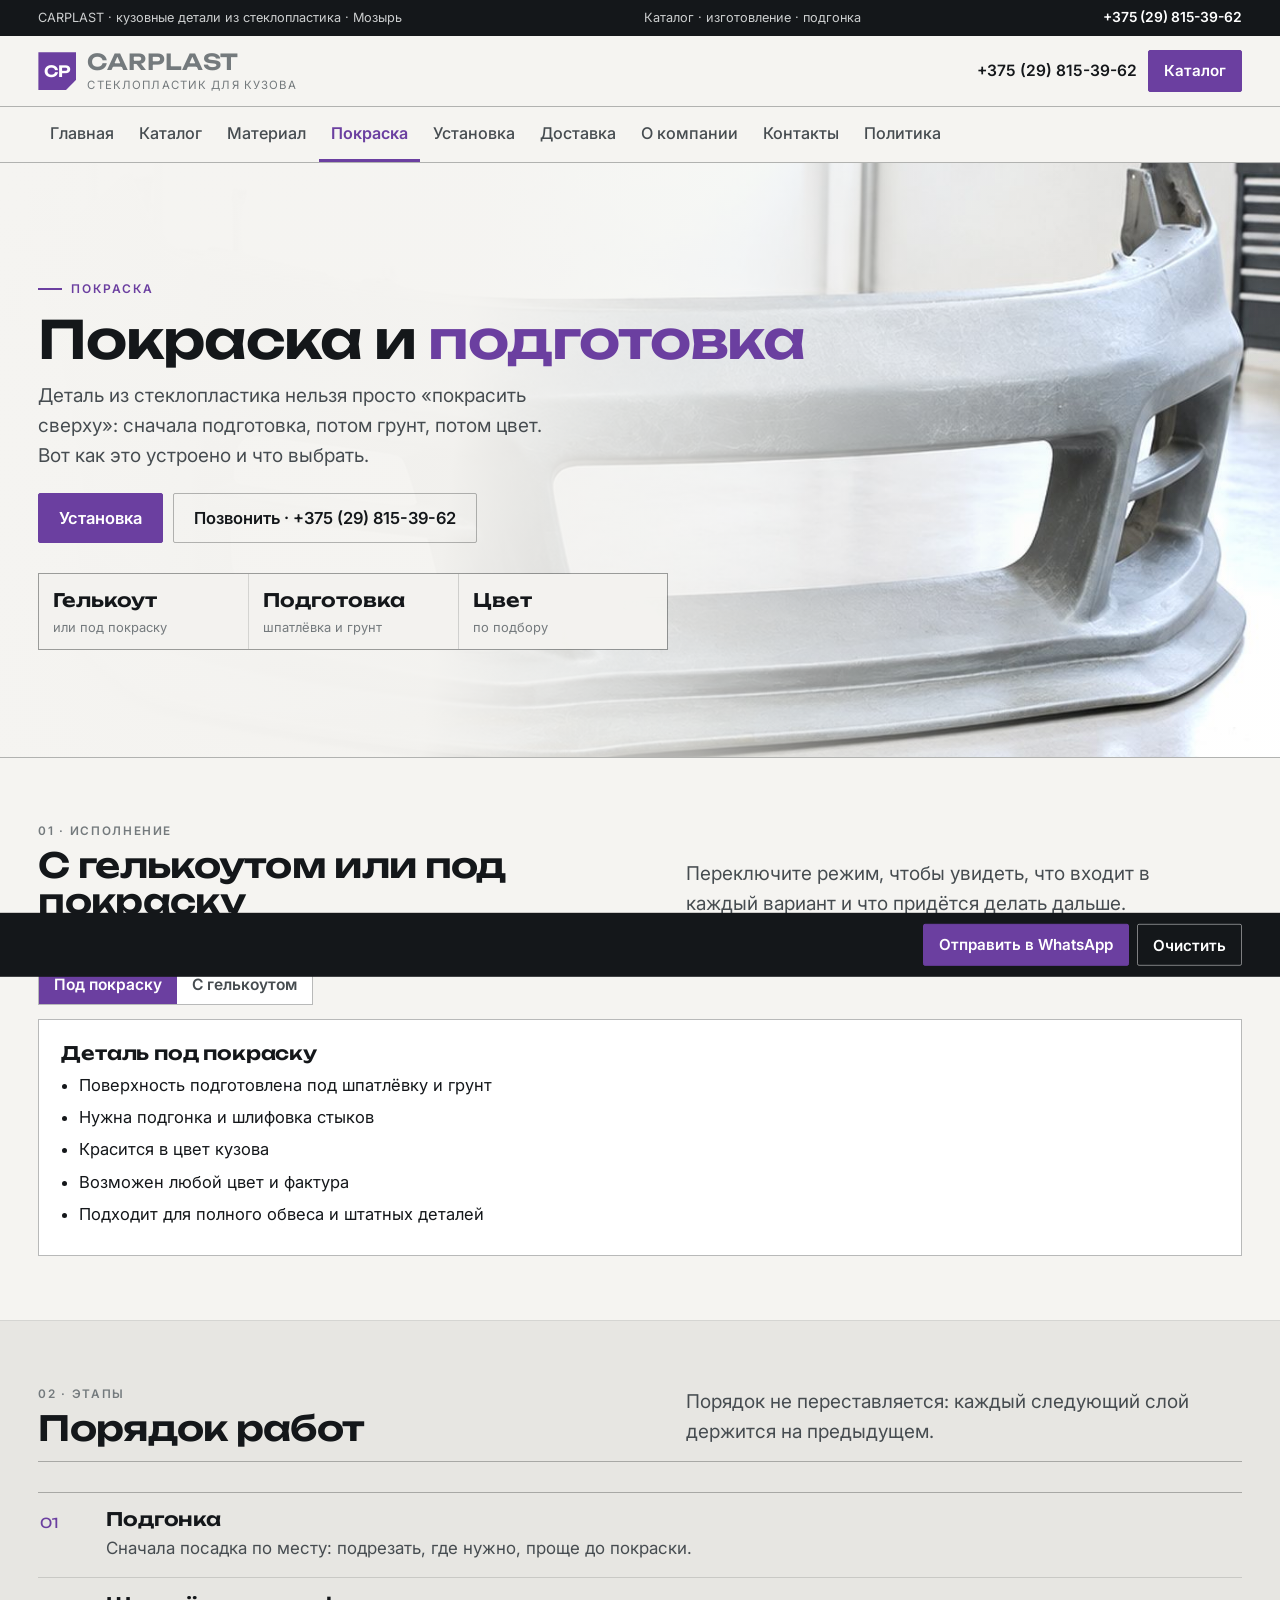
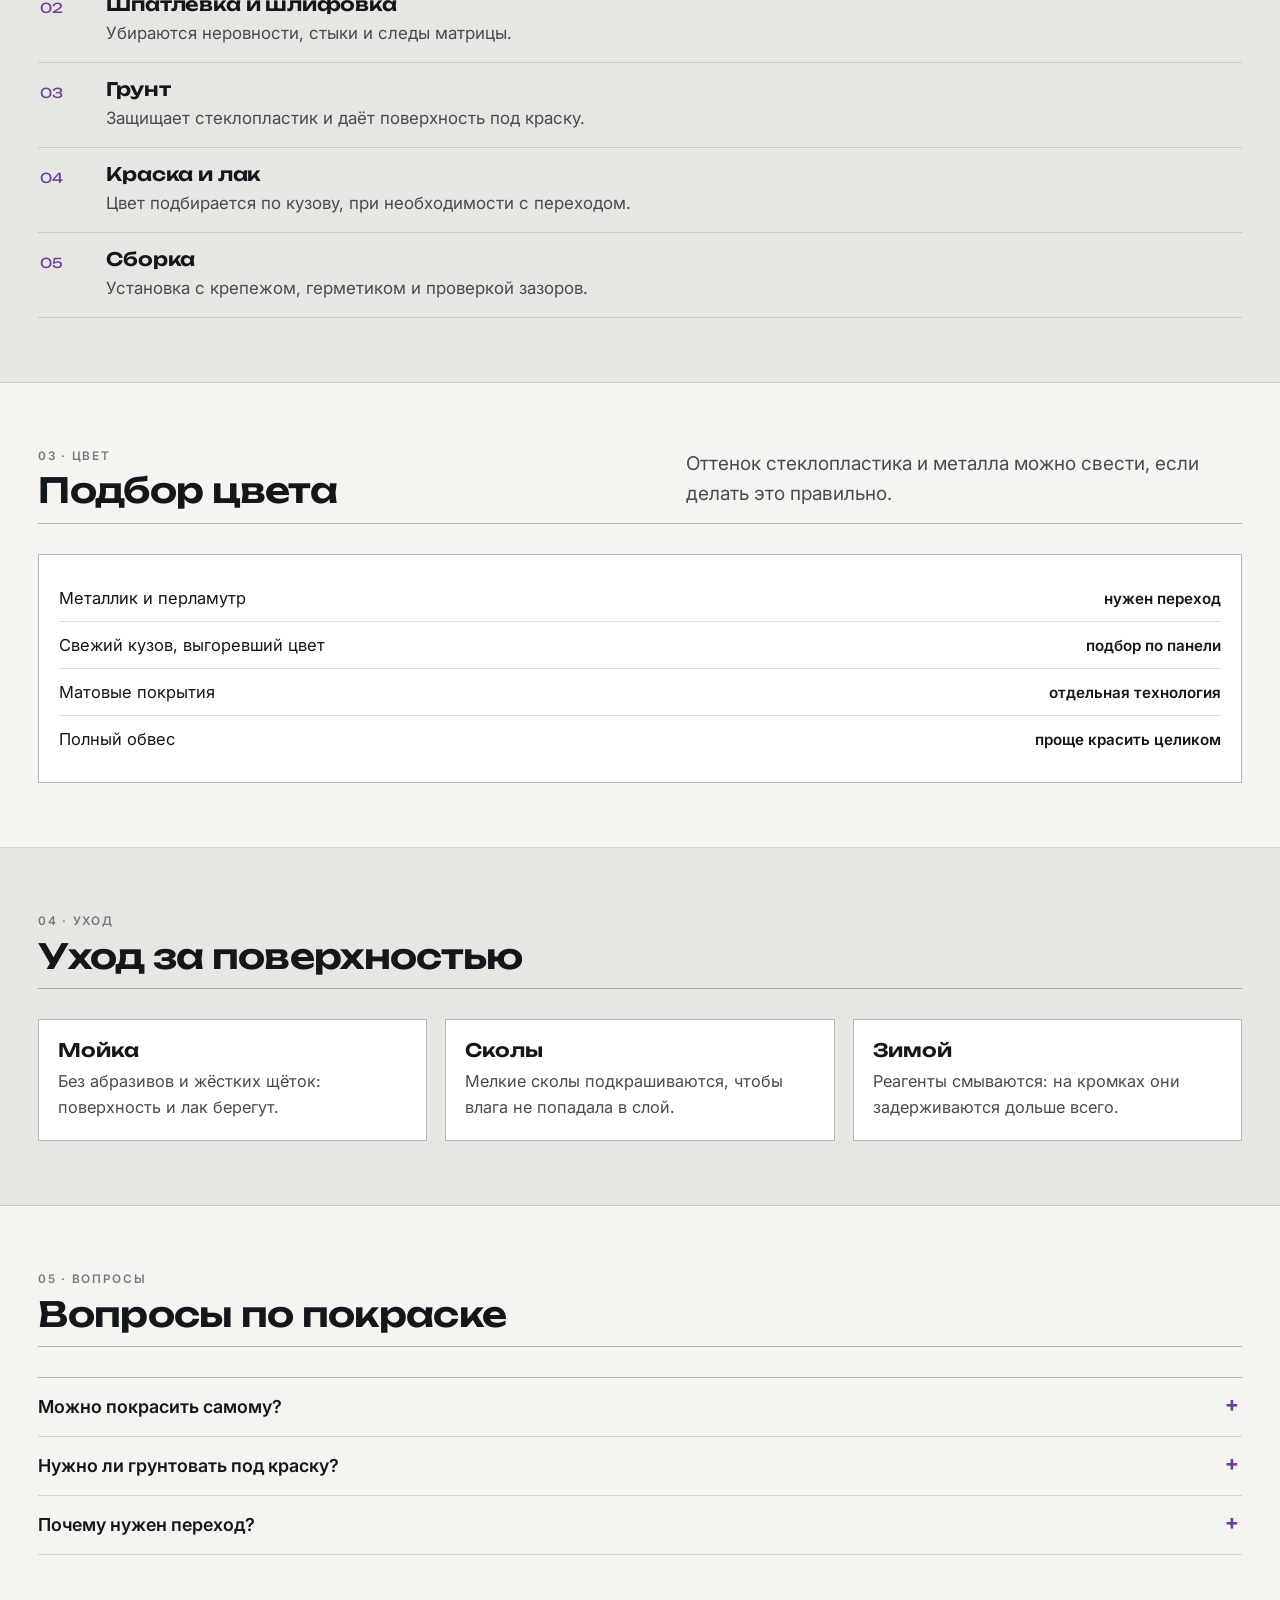
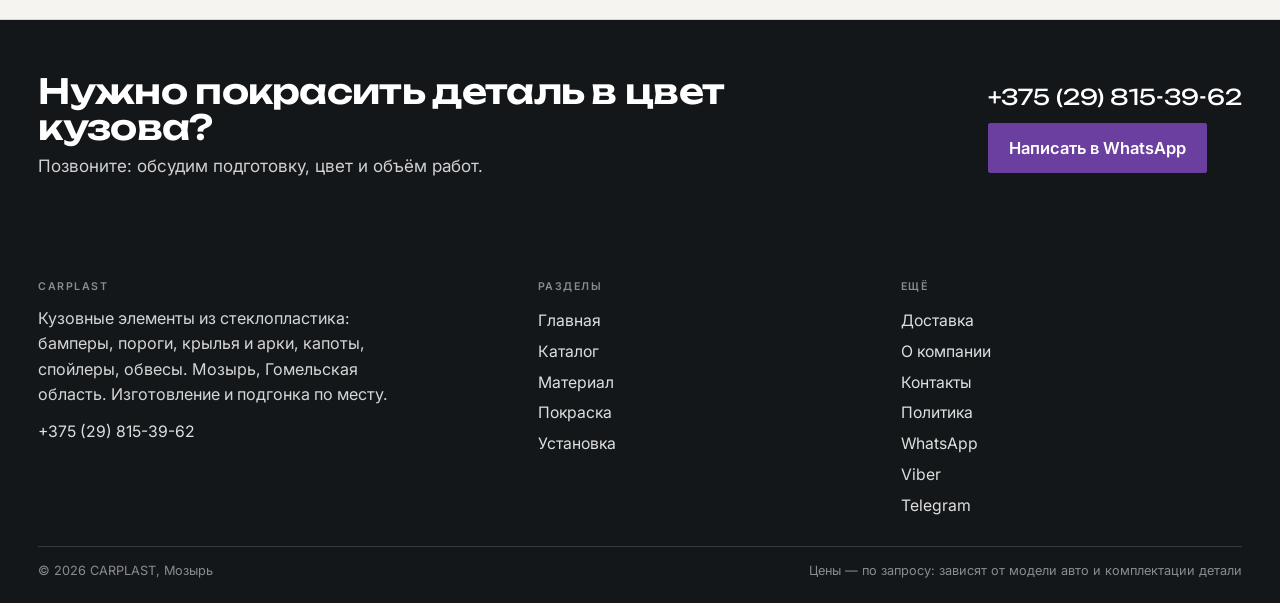
<file: pokraska.html>
<!doctype html><html lang="ru"><head><meta charset="utf-8"><meta name="viewport" content="width=device-width, initial-scale=1"><title>Покраска деталей из стеклопластика — подготовка, грунт, цвет | CARPLAST</title><meta name="description" content="Как подготовить и покрасить деталь из стеклопластика: гелькоут или под покраску, шпатлёвка, грунт, подбор цвета, уход."><meta property="og:type" content="website"><meta property="og:title" content="Покраска деталей из стеклопластика — подготовка, грунт, цвет | CARPLAST"><meta property="og:description" content="Как подготовить и покрасить деталь из стеклопластика: гелькоут или под покраску, шпатлёвка, грунт, подбор цвета, уход."><meta property="og:image" content="assets/img/hero.jpg"><style>
:root{--paper:#F5F4F1;--card:#fff;--ink:#14171A;--ink2:#464C50;--muted:#747A7D;--steel:#E7E6E2;
--grape:#6B3FA0;--grape2:#8B5CC7;--lime:#C6F24E;--line:rgba(20,23,26,.14);--line2:rgba(20,23,26,.3);
--f-d:"Unbounded",system-ui,sans-serif;--f-b:"Inter",system-ui,sans-serif}
*,*::before,*::after{box-sizing:border-box}
html{font-size:19px;-webkit-text-size-adjust:100%;overflow-x:clip}
body{margin:0;background:var(--paper);color:var(--ink);font-family:var(--f-b);line-height:1.58;
-webkit-font-smoothing:antialiased;overflow-x:hidden}
img{max-width:100%;display:block}a{color:inherit;text-decoration:none}
h1,h2,h3,h4,p,ul,ol,dl,figure{margin:0}ul,ol{padding-left:1.05em}
h1,h2,h3{font-family:var(--f-d);font-weight:600;line-height:1.02;letter-spacing:-.02em;overflow-wrap:anywhere}
h1{font-size:clamp(1.85rem,4.1vw,3.4rem)}
h2{font-size:clamp(1.4rem,2.7vw,2.25rem)}
h3{font-size:clamp(.98rem,1.25vw,1.1rem);line-height:1.2;letter-spacing:-.01em}
p{color:var(--ink2)}
em{font-style:normal;color:var(--grape)}
.mono{font-family:var(--f-b);font-size:.62rem;font-weight:600;letter-spacing:.14em;text-transform:uppercase;color:var(--muted)}
.wrap{width:100%;max-width:1320px;margin:0 auto;padding-inline:clamp(16px,3vw,40px)}
.tbar{background:var(--ink);color:#EDEFEF;font-size:.67rem}
.tbar__in{display:flex;gap:14px;align-items:center;justify-content:space-between;min-height:36px;flex-wrap:wrap}
.tbar span{opacity:.85}.tbar a{font-size:.73rem;font-weight:600;color:#fff;white-space:nowrap}
.hdr{background:var(--paper);border-bottom:1px solid var(--line2);position:relative;z-index:60}
.hdr__in{display:flex;align-items:center;justify-content:space-between;gap:14px;padding-block:12px}
.logo{display:flex;align-items:center;gap:11px;min-width:0}
.logo i{width:38px;height:38px;flex:none;background:var(--grape);color:#fff;display:grid;place-items:center;
font-family:var(--f-d);font-size:.82rem;font-style:normal;font-weight:600;letter-spacing:-.03em;
clip-path:polygon(0 0,100% 0,100% 72%,72% 100%,0 100%)}
.logo b{font-family:var(--f-d);font-weight:600;font-size:1.16rem;letter-spacing:.01em;display:block;
white-space:nowrap;line-height:1.1}
.logo span{display:block;font-size:.6rem;letter-spacing:.1em;text-transform:uppercase;color:var(--muted);margin-top:2px}
.hdr__right{display:flex;align-items:center;gap:11px}
.tel{font-size:.82rem;font-weight:600;white-space:nowrap}
.strip{border-bottom:1px solid var(--line2);background:var(--paper);position:relative;z-index:55}
.strip__in{display:flex;gap:1px;overflow-x:auto;scrollbar-width:none}
.strip__in::-webkit-scrollbar{display:none}
.strip__in a{flex:none;padding:14px 12px 12px;font-size:.85rem;font-weight:500;color:var(--ink2);
border-bottom:3px solid transparent;white-space:nowrap}
.strip__in a:hover{color:var(--ink);background:var(--steel)}
.strip__in a[aria-current]{color:var(--grape);border-bottom-color:var(--grape);font-weight:600}
.burger{display:none;width:44px;height:40px;border:1px solid var(--line2);background:#fff;
align-items:center;justify-content:center;flex-direction:column;gap:4px;cursor:pointer;padding:0}
.burger i{display:block;width:18px;height:2px;background:var(--ink)}
.btn{display:inline-flex;align-items:center;justify-content:center;gap:8px;min-height:50px;padding:0 20px;
background:var(--ink);color:#fff;font-family:var(--f-b);font-size:.87rem;font-weight:600;
border:1px solid var(--ink);border-radius:2px;cursor:pointer}
.btn:hover{background:#000}
.btn--grape{background:var(--grape);border-color:var(--grape)}
.btn--grape:hover{background:#5A3089}
.btn--line{background:transparent;color:var(--ink);border-color:var(--line2)}
.btn--line:hover{background:var(--steel)}
.hero{position:relative;overflow:hidden;border-bottom:1px solid var(--line2);background:var(--paper)}
.hero__bg{position:absolute;inset:0}
.hero__bg img{width:100%;height:100%;object-fit:cover;object-position:64% 50%}
.hero__bg::after{content:"";position:absolute;inset:0;background:
linear-gradient(96deg,var(--paper) 0%,rgba(245,244,241,.98) 36%,rgba(245,244,241,.7) 56%,rgba(245,244,241,.05) 86%)}
.hero__in{position:relative;z-index:2;padding-block:clamp(32px,5vw,58px);min-height:clamp(500px,66vh,630px);
display:flex;flex-direction:column;justify-content:center}
.hero h1{max-width:20ch;margin-top:14px}
.hero p{max-width:43ch;margin-top:14px}
.kick{display:inline-flex;align-items:center;gap:9px;font-size:.63rem;font-weight:600;letter-spacing:.15em;
text-transform:uppercase;color:var(--grape)}
.kick::before{content:"";width:24px;height:2px;background:currentColor}
.hero__cta{display:flex;gap:10px;flex-wrap:wrap;margin-top:22px}
.hero__figs{display:grid;grid-template-columns:repeat(3,minmax(0,1fr));gap:1px;background:var(--line);
border:1px solid var(--line2);margin-top:clamp(18px,3vw,30px);max-width:630px}
.hero__figs>div{background:rgba(245,244,241,.96);padding:12px 14px}
.hero__figs b{display:block;font-family:var(--f-d);font-size:.98rem;font-weight:600}
.hero__figs span{display:block;font-size:.68rem;color:var(--muted);margin-top:2px}
.band{padding-block:clamp(38px,5vw,70px);border-bottom:1px solid var(--line)}
.band--steel{background:var(--steel)}
.band--ink{background:var(--ink);color:#fff}
.band--ink h2,.band--ink h3{color:#fff}.band--ink p{color:rgba(255,255,255,.82)}
.band--ink .mono,.band--ink .kick{color:#C9AEF0}
</style><link rel="stylesheet" href="assets/css/site.v1.css"><link rel="icon" href="assets/img/favicon.svg" type="image/svg+xml"><link rel="preconnect" href="https://fonts.googleapis.com"><link rel="preconnect" href="https://fonts.gstatic.com" crossorigin><link rel="stylesheet" href="https://fonts.googleapis.com/css2?family=Unbounded:wght@400;500;600&family=Inter:wght@400;500;600&display=swap"></head><body><div class="tbar"><div class="wrap tbar__in"><span>CARPLAST · кузовные детали из стеклопластика · Мозырь</span><span>Каталог · изготовление · подгонка</span><a href="tel:+375298153962">+375 (29) 815-39-62</a></div></div><header class="hdr"><div class="wrap hdr__in"><a class="logo" href="index.html"><i>CP</i><span><b>CARPLAST</b><span>стеклопластик для кузова</span></span></a><div class="hdr__right"><a class="tel" href="tel:+375298153962">+375 (29) 815-39-62</a><a class="btn btn--grape" href="katalog.html" style="min-height:42px;padding:0 15px;font-size:.8rem">Каталог</a><button class="burger" id="burger" aria-label="Меню" aria-expanded="false"><i></i><i></i><i></i></button></div></div></header><div class="strip"><div class="wrap"><nav class="strip__in" aria-label="Страницы сайта"><a href="index.html">Главная</a><a href="katalog.html">Каталог</a><a href="material.html">Материал</a><a href="pokraska.html" aria-current="page">Покраска</a><a href="ustanovka.html">Установка</a><a href="dostavka.html">Доставка</a><a href="o-kompanii.html">О компании</a><a href="kontakty.html">Контакты</a><a href="politika.html">Политика</a></nav></div></div><main><section class="hero"><div class="hero__bg"><img src="assets/img/bamper.jpg" alt="CARPLAST: кузовные детали из стеклопластика, Мозырь"></div><div class="hero__in"><div class="wrap"><span class="kick">Покраска</span><h1>Покраска и <em>подготовка</em></h1><p>Деталь из стеклопластика нельзя просто «покрасить сверху»: сначала подготовка, потом грунт, потом цвет. Вот как это устроено и что выбрать.</p><div class="hero__cta"><a class="btn btn--grape" href="ustanovka.html">Установка</a><a class="btn btn--line" href="tel:+375298153962">Позвонить · +375 (29) 815-39-62</a></div><div class="hero__figs"><div><b>Гелькоут</b><span>или под покраску</span></div><div><b>Подготовка</b><span>шпатлёвка и грунт</span></div><div><b>Цвет</b><span>по подбору</span></div></div></div></div></section><section class="band"><div class="wrap"><div class="sect__head"><div class="h2w"><span class="mono">01 · исполнение</span><h2>С гелькоутом или под покраску</h2></div><div><p>Переключите режим, чтобы увидеть, что входит в каждый вариант и что придётся делать дальше.</p></div></div><div class="seg" role="group" aria-label="Покрытие детали"><button type="button" data-c="kraska" aria-pressed="true">Под покраску</button><button type="button" data-c="gel" aria-pressed="false">С гелькоутом</button></div><div class="segout" id="segout"></div></div></section><section class="band band--steel"><div class="wrap"><div class="sect__head"><div class="h2w"><span class="mono">02 · этапы</span><h2>Порядок работ</h2></div><div><p>Порядок не переставляется: каждый следующий слой держится на предыдущем.</p></div></div><div class="rows"><div class="row"><div class="row__n">01</div><div><h3>Подгонка</h3><p>Сначала посадка по месту: подрезать, где нужно, проще до покраски.</p></div></div><div class="row"><div class="row__n">02</div><div><h3>Шпатлёвка и шлифовка</h3><p>Убираются неровности, стыки и следы матрицы.</p></div></div><div class="row"><div class="row__n">03</div><div><h3>Грунт</h3><p>Защищает стеклопластик и даёт поверхность под краску.</p></div></div><div class="row"><div class="row__n">04</div><div><h3>Краска и лак</h3><p>Цвет подбирается по кузову, при необходимости с переходом.</p></div></div><div class="row"><div class="row__n">05</div><div><h3>Сборка</h3><p>Установка с крепежом, герметиком и проверкой зазоров.</p></div></div></div></div></section><section class="band "><div class="wrap"><div class="sect__head"><div class="h2w"><span class="mono">03 · цвет</span><h2>Подбор цвета</h2></div><div><p>Оттенок стеклопластика и металла можно свести, если делать это правильно.</p></div></div><div class="spec"><div class="spec__row"><span>Металлик и перламутр</span><b>нужен переход</b></div><div class="spec__row"><span>Свежий кузов, выгоревший цвет</span><b>подбор по панели</b></div><div class="spec__row"><span>Матовые покрытия</span><b>отдельная технология</b></div><div class="spec__row"><span>Полный обвес</span><b>проще красить целиком</b></div></div></div></section><section class="band band--steel"><div class="wrap"><div class="sect__head"><div class="h2w"><span class="mono">04 · уход</span><h2>Уход за поверхностью</h2></div><div><p></p></div></div><div class="cards"><div class="card"><h3>Мойка</h3><p>Без абразивов и жёстких щёток: поверхность и лак берегут.</p></div><div class="card"><h3>Сколы</h3><p>Мелкие сколы подкрашиваются, чтобы влага не попадала в слой.</p></div><div class="card"><h3>Зимой</h3><p>Реагенты смываются: на кромках они задерживаются дольше всего.</p></div></div></div></section><section class="band "><div class="wrap"><div class="sect__head"><div class="h2w"><span class="mono">05 · вопросы</span><h2>Вопросы по покраске</h2></div><div><p></p></div></div><div class="faq"><details><summary>Можно покрасить самому?</summary><p>Можно, если есть опыт со стеклопластиком: он требует аккуратной подготовки. Иначе поверхность быстро покажет дефекты.</p></details><details><summary>Нужно ли грунтовать под краску?</summary><p>Да, грунт обязателен. Без него краска держится плохо.</p></details><details><summary>Почему нужен переход?</summary><p>Металлик и перламутр меняют оттенок от угла, поэтому панель «в цвет» часто не совпадает без перехода.</p></details></div></div></section><section class="cta"><div class="wrap cta__in"><div><h2>Нужно покрасить деталь в цвет кузова?</h2><p>Позвоните: обсудим подготовку, цвет и объём работ.</p></div><div><a class="cta__tel" href="tel:+375298153962">+375 (29) 815-39-62</a><a class="btn btn--grape" style="margin-top:9px" href="https://wa.me/375298153962">Написать в WhatsApp</a></div></div></section></main><footer class="foot"><div class="wrap"><div class="foot__in"><div><h4>CARPLAST</h4><p style="color:rgba(255,255,255,.82);font-size:.85rem;max-width:38ch">Кузовные элементы из стеклопластика: бамперы, пороги, крылья и арки, капоты, спойлеры, обвесы. Мозырь, Гомельская область. Изготовление и подгонка по месту.</p><p style="margin-top:9px"><a href="tel:+375298153962">+375 (29) 815-39-62</a></p></div><div><h4>Разделы</h4><a href="index.html">Главная</a><a href="katalog.html">Каталог</a><a href="material.html">Материал</a><a href="pokraska.html">Покраска</a><a href="ustanovka.html">Установка</a></div><div><h4>Ещё</h4><a href="dostavka.html">Доставка</a><a href="o-kompanii.html">О компании</a><a href="kontakty.html">Контакты</a><a href="politika.html">Политика</a><a href="https://wa.me/375298153962">WhatsApp</a><a href="viber://chat?number=%2B375298153962">Viber</a><a href="https://t.me/+375298153962">Telegram</a></div></div><div class="foot__low"><span>© 2026 CARPLAST, Мозырь</span><span>Цены — по запросу: зависят от модели авто и комплектации детали</span></div></div></footer><div class="reqbar" id="reqbar"><div class="wrap reqbar__in"><div><b id="reqCount"></b><small id="reqList">Выбранные позиции</small></div><div class="reqbar__act"><a class="btn btn--grape" id="reqWa" href="https://wa.me/375298153962">Отправить в WhatsApp</a><button class="btn btn--line" id="reqClear" type="button">Очистить</button></div></div></div><div class="fbar"><a href="tel:+375298153962">Позвонить</a><a href="https://wa.me/375298153962">WhatsApp</a><a href="viber://chat?number=%2B375298153962">Viber</a><a href="https://t.me/+375298153962">Telegram</a></div><div class="drawer" id="drawer" aria-hidden="true" role="dialog" aria-label="Меню"><div class="drawer__top"><span class="mono">Меню</span><button class="drawer__close" id="drawerClose" aria-label="Закрыть">✕</button></div><nav><a href="index.html">Главная</a><a href="katalog.html">Каталог</a><a href="material.html">Материал</a><a href="pokraska.html" aria-current="page">Покраска</a><a href="ustanovka.html">Установка</a><a href="dostavka.html">Доставка</a><a href="o-kompanii.html">О компании</a><a href="kontakty.html">Контакты</a><a href="politika.html">Политика</a></nav><div class="drawer__foot"><a class="btn btn--grape" href="tel:+375298153962">+375 (29) 815-39-62</a><a class="btn btn--line" href="https://wa.me/375298153962">WhatsApp</a></div></div><script src="assets/js/main.v1.js"></script></body></html>
</file>
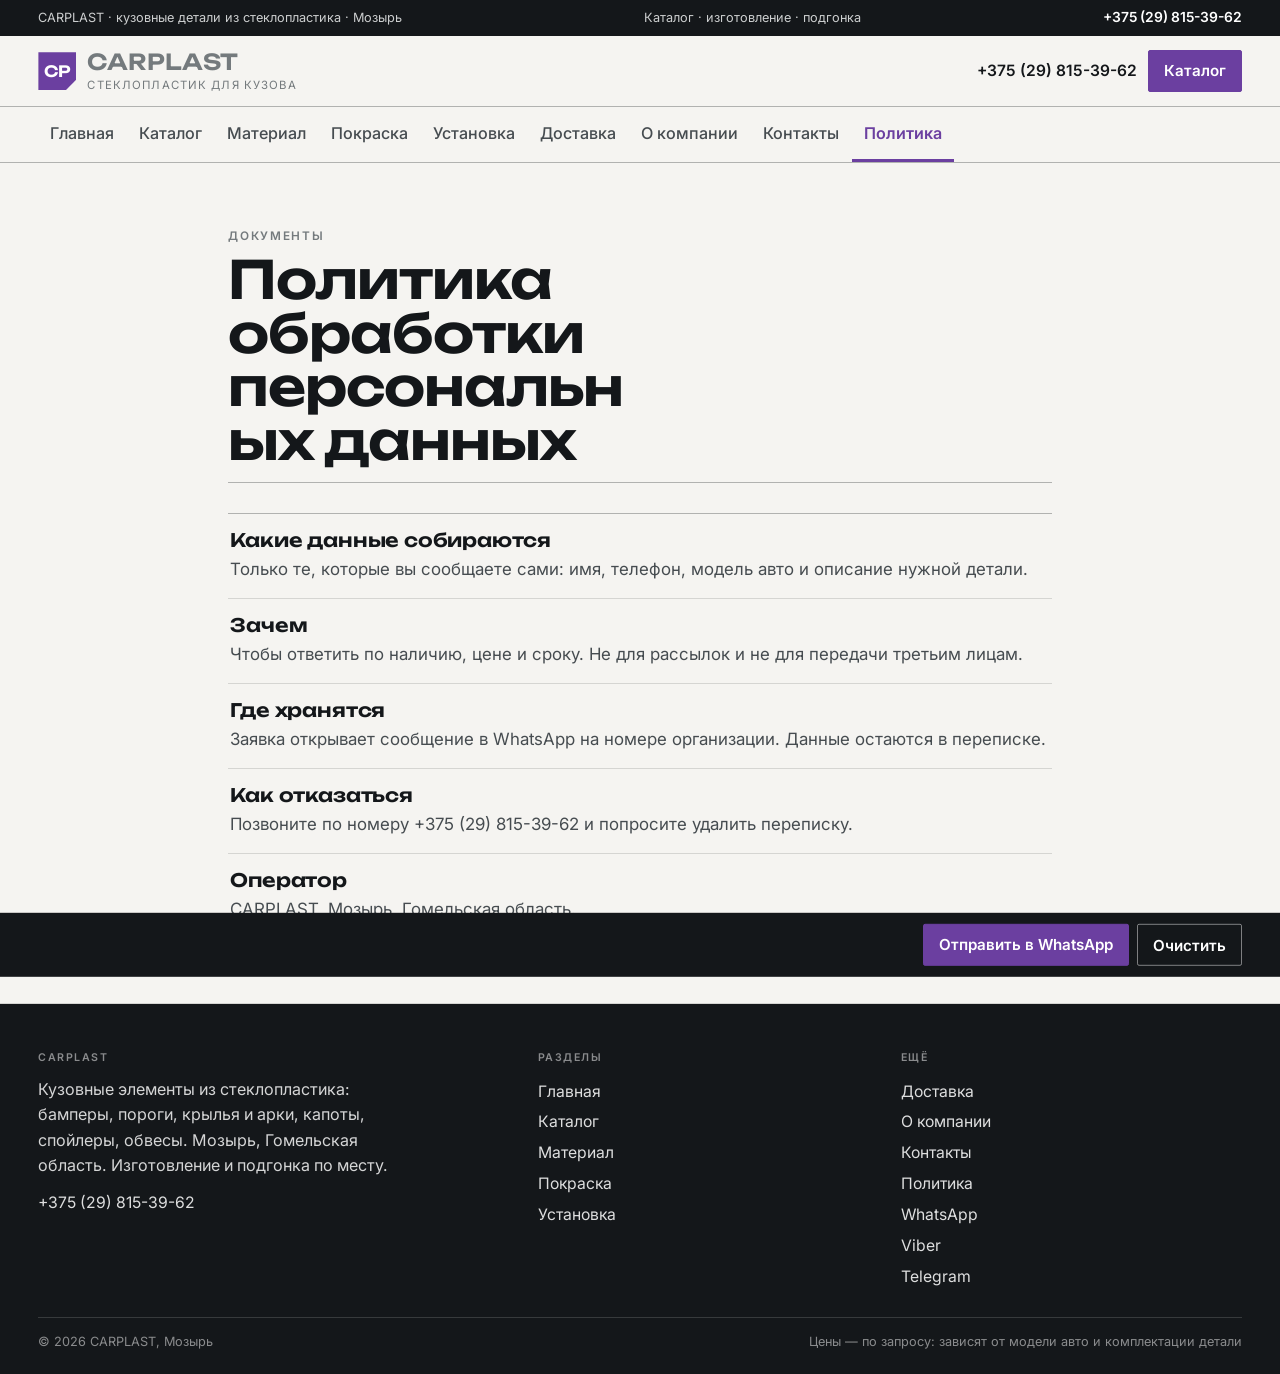
<file: politika.html>
<!doctype html><html lang="ru"><head><meta charset="utf-8"><meta name="viewport" content="width=device-width, initial-scale=1"><title>Политика обработки данных — CARPLAST</title><meta name="description" content="Политика обработки персональных данных сайта CARPLAST."><meta property="og:type" content="website"><meta property="og:title" content="Политика обработки данных — CARPLAST"><meta property="og:description" content="Политика обработки персональных данных сайта CARPLAST."><meta property="og:image" content="assets/img/hero.jpg"><style>
:root{--paper:#F5F4F1;--card:#fff;--ink:#14171A;--ink2:#464C50;--muted:#747A7D;--steel:#E7E6E2;
--grape:#6B3FA0;--grape2:#8B5CC7;--lime:#C6F24E;--line:rgba(20,23,26,.14);--line2:rgba(20,23,26,.3);
--f-d:"Unbounded",system-ui,sans-serif;--f-b:"Inter",system-ui,sans-serif}
*,*::before,*::after{box-sizing:border-box}
html{font-size:19px;-webkit-text-size-adjust:100%;overflow-x:clip}
body{margin:0;background:var(--paper);color:var(--ink);font-family:var(--f-b);line-height:1.58;
-webkit-font-smoothing:antialiased;overflow-x:hidden}
img{max-width:100%;display:block}a{color:inherit;text-decoration:none}
h1,h2,h3,h4,p,ul,ol,dl,figure{margin:0}ul,ol{padding-left:1.05em}
h1,h2,h3{font-family:var(--f-d);font-weight:600;line-height:1.02;letter-spacing:-.02em;overflow-wrap:anywhere}
h1{font-size:clamp(1.85rem,4.1vw,3.4rem)}
h2{font-size:clamp(1.4rem,2.7vw,2.25rem)}
h3{font-size:clamp(.98rem,1.25vw,1.1rem);line-height:1.2;letter-spacing:-.01em}
p{color:var(--ink2)}
em{font-style:normal;color:var(--grape)}
.mono{font-family:var(--f-b);font-size:.62rem;font-weight:600;letter-spacing:.14em;text-transform:uppercase;color:var(--muted)}
.wrap{width:100%;max-width:1320px;margin:0 auto;padding-inline:clamp(16px,3vw,40px)}
.tbar{background:var(--ink);color:#EDEFEF;font-size:.67rem}
.tbar__in{display:flex;gap:14px;align-items:center;justify-content:space-between;min-height:36px;flex-wrap:wrap}
.tbar span{opacity:.85}.tbar a{font-size:.73rem;font-weight:600;color:#fff;white-space:nowrap}
.hdr{background:var(--paper);border-bottom:1px solid var(--line2);position:relative;z-index:60}
.hdr__in{display:flex;align-items:center;justify-content:space-between;gap:14px;padding-block:12px}
.logo{display:flex;align-items:center;gap:11px;min-width:0}
.logo i{width:38px;height:38px;flex:none;background:var(--grape);color:#fff;display:grid;place-items:center;
font-family:var(--f-d);font-size:.82rem;font-style:normal;font-weight:600;letter-spacing:-.03em;
clip-path:polygon(0 0,100% 0,100% 72%,72% 100%,0 100%)}
.logo b{font-family:var(--f-d);font-weight:600;font-size:1.16rem;letter-spacing:.01em;display:block;
white-space:nowrap;line-height:1.1}
.logo span{display:block;font-size:.6rem;letter-spacing:.1em;text-transform:uppercase;color:var(--muted);margin-top:2px}
.hdr__right{display:flex;align-items:center;gap:11px}
.tel{font-size:.82rem;font-weight:600;white-space:nowrap}
.strip{border-bottom:1px solid var(--line2);background:var(--paper);position:relative;z-index:55}
.strip__in{display:flex;gap:1px;overflow-x:auto;scrollbar-width:none}
.strip__in::-webkit-scrollbar{display:none}
.strip__in a{flex:none;padding:14px 12px 12px;font-size:.85rem;font-weight:500;color:var(--ink2);
border-bottom:3px solid transparent;white-space:nowrap}
.strip__in a:hover{color:var(--ink);background:var(--steel)}
.strip__in a[aria-current]{color:var(--grape);border-bottom-color:var(--grape);font-weight:600}
.burger{display:none;width:44px;height:40px;border:1px solid var(--line2);background:#fff;
align-items:center;justify-content:center;flex-direction:column;gap:4px;cursor:pointer;padding:0}
.burger i{display:block;width:18px;height:2px;background:var(--ink)}
.btn{display:inline-flex;align-items:center;justify-content:center;gap:8px;min-height:50px;padding:0 20px;
background:var(--ink);color:#fff;font-family:var(--f-b);font-size:.87rem;font-weight:600;
border:1px solid var(--ink);border-radius:2px;cursor:pointer}
.btn:hover{background:#000}
.btn--grape{background:var(--grape);border-color:var(--grape)}
.btn--grape:hover{background:#5A3089}
.btn--line{background:transparent;color:var(--ink);border-color:var(--line2)}
.btn--line:hover{background:var(--steel)}
.hero{position:relative;overflow:hidden;border-bottom:1px solid var(--line2);background:var(--paper)}
.hero__bg{position:absolute;inset:0}
.hero__bg img{width:100%;height:100%;object-fit:cover;object-position:64% 50%}
.hero__bg::after{content:"";position:absolute;inset:0;background:
linear-gradient(96deg,var(--paper) 0%,rgba(245,244,241,.98) 36%,rgba(245,244,241,.7) 56%,rgba(245,244,241,.05) 86%)}
.hero__in{position:relative;z-index:2;padding-block:clamp(32px,5vw,58px);min-height:clamp(500px,66vh,630px);
display:flex;flex-direction:column;justify-content:center}
.hero h1{max-width:20ch;margin-top:14px}
.hero p{max-width:43ch;margin-top:14px}
.kick{display:inline-flex;align-items:center;gap:9px;font-size:.63rem;font-weight:600;letter-spacing:.15em;
text-transform:uppercase;color:var(--grape)}
.kick::before{content:"";width:24px;height:2px;background:currentColor}
.hero__cta{display:flex;gap:10px;flex-wrap:wrap;margin-top:22px}
.hero__figs{display:grid;grid-template-columns:repeat(3,minmax(0,1fr));gap:1px;background:var(--line);
border:1px solid var(--line2);margin-top:clamp(18px,3vw,30px);max-width:630px}
.hero__figs>div{background:rgba(245,244,241,.96);padding:12px 14px}
.hero__figs b{display:block;font-family:var(--f-d);font-size:.98rem;font-weight:600}
.hero__figs span{display:block;font-size:.68rem;color:var(--muted);margin-top:2px}
.band{padding-block:clamp(38px,5vw,70px);border-bottom:1px solid var(--line)}
.band--steel{background:var(--steel)}
.band--ink{background:var(--ink);color:#fff}
.band--ink h2,.band--ink h3{color:#fff}.band--ink p{color:rgba(255,255,255,.82)}
.band--ink .mono,.band--ink .kick{color:#C9AEF0}
</style><link rel="stylesheet" href="assets/css/site.v1.css"><link rel="icon" href="assets/img/favicon.svg" type="image/svg+xml"><link rel="preconnect" href="https://fonts.googleapis.com"><link rel="preconnect" href="https://fonts.gstatic.com" crossorigin><link rel="stylesheet" href="https://fonts.googleapis.com/css2?family=Unbounded:wght@400;500;600&family=Inter:wght@400;500;600&display=swap"></head><body><div class="tbar"><div class="wrap tbar__in"><span>CARPLAST · кузовные детали из стеклопластика · Мозырь</span><span>Каталог · изготовление · подгонка</span><a href="tel:+375298153962">+375 (29) 815-39-62</a></div></div><header class="hdr"><div class="wrap hdr__in"><a class="logo" href="index.html"><i>CP</i><span><b>CARPLAST</b><span>стеклопластик для кузова</span></span></a><div class="hdr__right"><a class="tel" href="tel:+375298153962">+375 (29) 815-39-62</a><a class="btn btn--grape" href="katalog.html" style="min-height:42px;padding:0 15px;font-size:.8rem">Каталог</a><button class="burger" id="burger" aria-label="Меню" aria-expanded="false"><i></i><i></i><i></i></button></div></div></header><div class="strip"><div class="wrap"><nav class="strip__in" aria-label="Страницы сайта"><a href="index.html">Главная</a><a href="katalog.html">Каталог</a><a href="material.html">Материал</a><a href="pokraska.html">Покраска</a><a href="ustanovka.html">Установка</a><a href="dostavka.html">Доставка</a><a href="o-kompanii.html">О компании</a><a href="kontakty.html">Контакты</a><a href="politika.html" aria-current="page">Политика</a></nav></div></div><main><section class="band"><div class="wrap" style="max-width:900px"><div class="sect__head"><div class="h2w"><span class="mono">документы</span><h1>Политика обработки персональных данных</h1></div><div><p></p></div></div><div class="rows"><div class="row" style="grid-template-columns:minmax(0,1fr)"><div><h3>Какие данные собираются</h3><p>Только те, которые вы сообщаете сами: имя, телефон, модель авто и описание нужной детали.</p></div></div><div class="row" style="grid-template-columns:minmax(0,1fr)"><div><h3>Зачем</h3><p>Чтобы ответить по наличию, цене и сроку. Не для рассылок и не для передачи третьим лицам.</p></div></div><div class="row" style="grid-template-columns:minmax(0,1fr)"><div><h3>Где хранятся</h3><p>Заявка открывает сообщение в WhatsApp на номере организации. Данные остаются в переписке.</p></div></div><div class="row" style="grid-template-columns:minmax(0,1fr)"><div><h3>Как отказаться</h3><p>Позвоните по номеру +375 (29) 815-39-62 и попросите удалить переписку.</p></div></div><div class="row" style="grid-template-columns:minmax(0,1fr)"><div><h3>Оператор</h3><p>CARPLAST, Мозырь, Гомельская область.</p></div></div></div></div></section></main><footer class="foot"><div class="wrap"><div class="foot__in"><div><h4>CARPLAST</h4><p style="color:rgba(255,255,255,.82);font-size:.85rem;max-width:38ch">Кузовные элементы из стеклопластика: бамперы, пороги, крылья и арки, капоты, спойлеры, обвесы. Мозырь, Гомельская область. Изготовление и подгонка по месту.</p><p style="margin-top:9px"><a href="tel:+375298153962">+375 (29) 815-39-62</a></p></div><div><h4>Разделы</h4><a href="index.html">Главная</a><a href="katalog.html">Каталог</a><a href="material.html">Материал</a><a href="pokraska.html">Покраска</a><a href="ustanovka.html">Установка</a></div><div><h4>Ещё</h4><a href="dostavka.html">Доставка</a><a href="o-kompanii.html">О компании</a><a href="kontakty.html">Контакты</a><a href="politika.html">Политика</a><a href="https://wa.me/375298153962">WhatsApp</a><a href="viber://chat?number=%2B375298153962">Viber</a><a href="https://t.me/+375298153962">Telegram</a></div></div><div class="foot__low"><span>© 2026 CARPLAST, Мозырь</span><span>Цены — по запросу: зависят от модели авто и комплектации детали</span></div></div></footer><div class="reqbar" id="reqbar"><div class="wrap reqbar__in"><div><b id="reqCount"></b><small id="reqList">Выбранные позиции</small></div><div class="reqbar__act"><a class="btn btn--grape" id="reqWa" href="https://wa.me/375298153962">Отправить в WhatsApp</a><button class="btn btn--line" id="reqClear" type="button">Очистить</button></div></div></div><div class="fbar"><a href="tel:+375298153962">Позвонить</a><a href="https://wa.me/375298153962">WhatsApp</a><a href="viber://chat?number=%2B375298153962">Viber</a><a href="https://t.me/+375298153962">Telegram</a></div><div class="drawer" id="drawer" aria-hidden="true" role="dialog" aria-label="Меню"><div class="drawer__top"><span class="mono">Меню</span><button class="drawer__close" id="drawerClose" aria-label="Закрыть">✕</button></div><nav><a href="index.html">Главная</a><a href="katalog.html">Каталог</a><a href="material.html">Материал</a><a href="pokraska.html">Покраска</a><a href="ustanovka.html">Установка</a><a href="dostavka.html">Доставка</a><a href="o-kompanii.html">О компании</a><a href="kontakty.html">Контакты</a><a href="politika.html" aria-current="page">Политика</a></nav><div class="drawer__foot"><a class="btn btn--grape" href="tel:+375298153962">+375 (29) 815-39-62</a><a class="btn btn--line" href="https://wa.me/375298153962">WhatsApp</a></div></div><script src="assets/js/main.v1.js"></script></body></html>
</file>
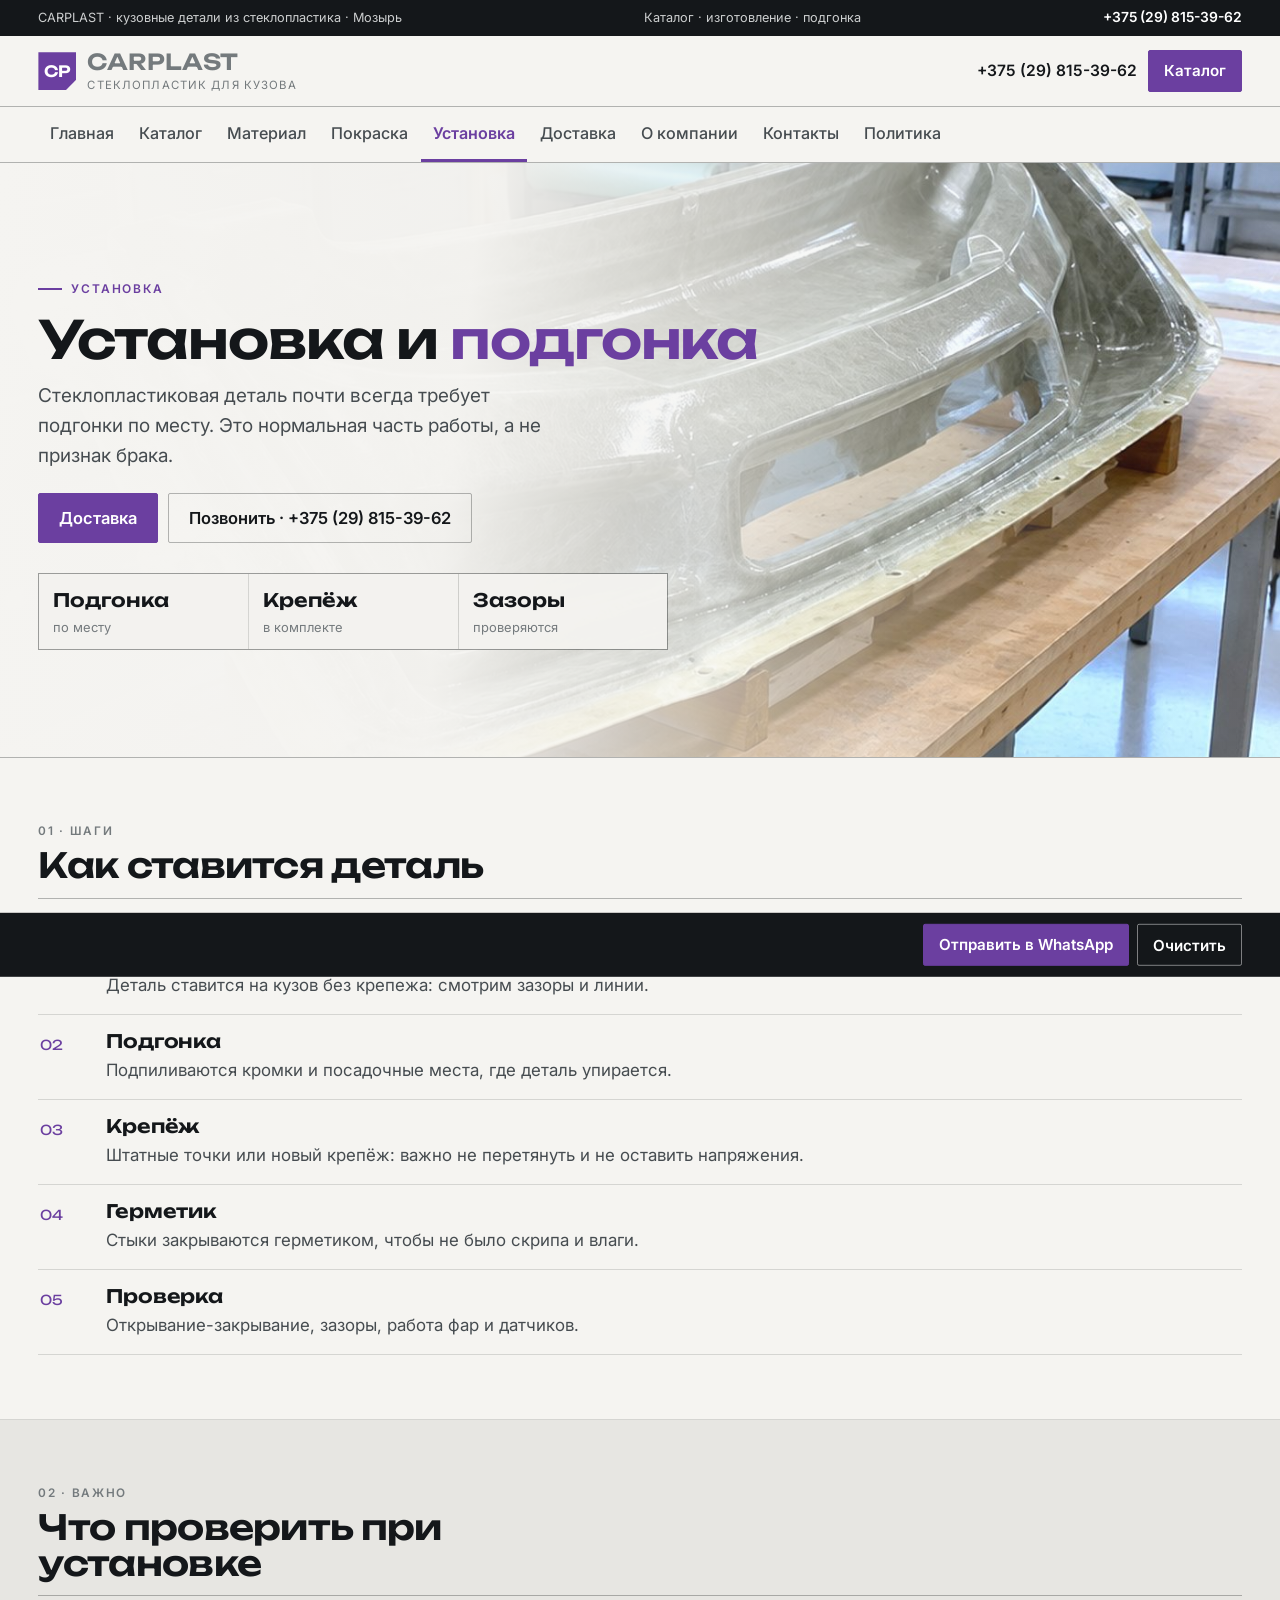
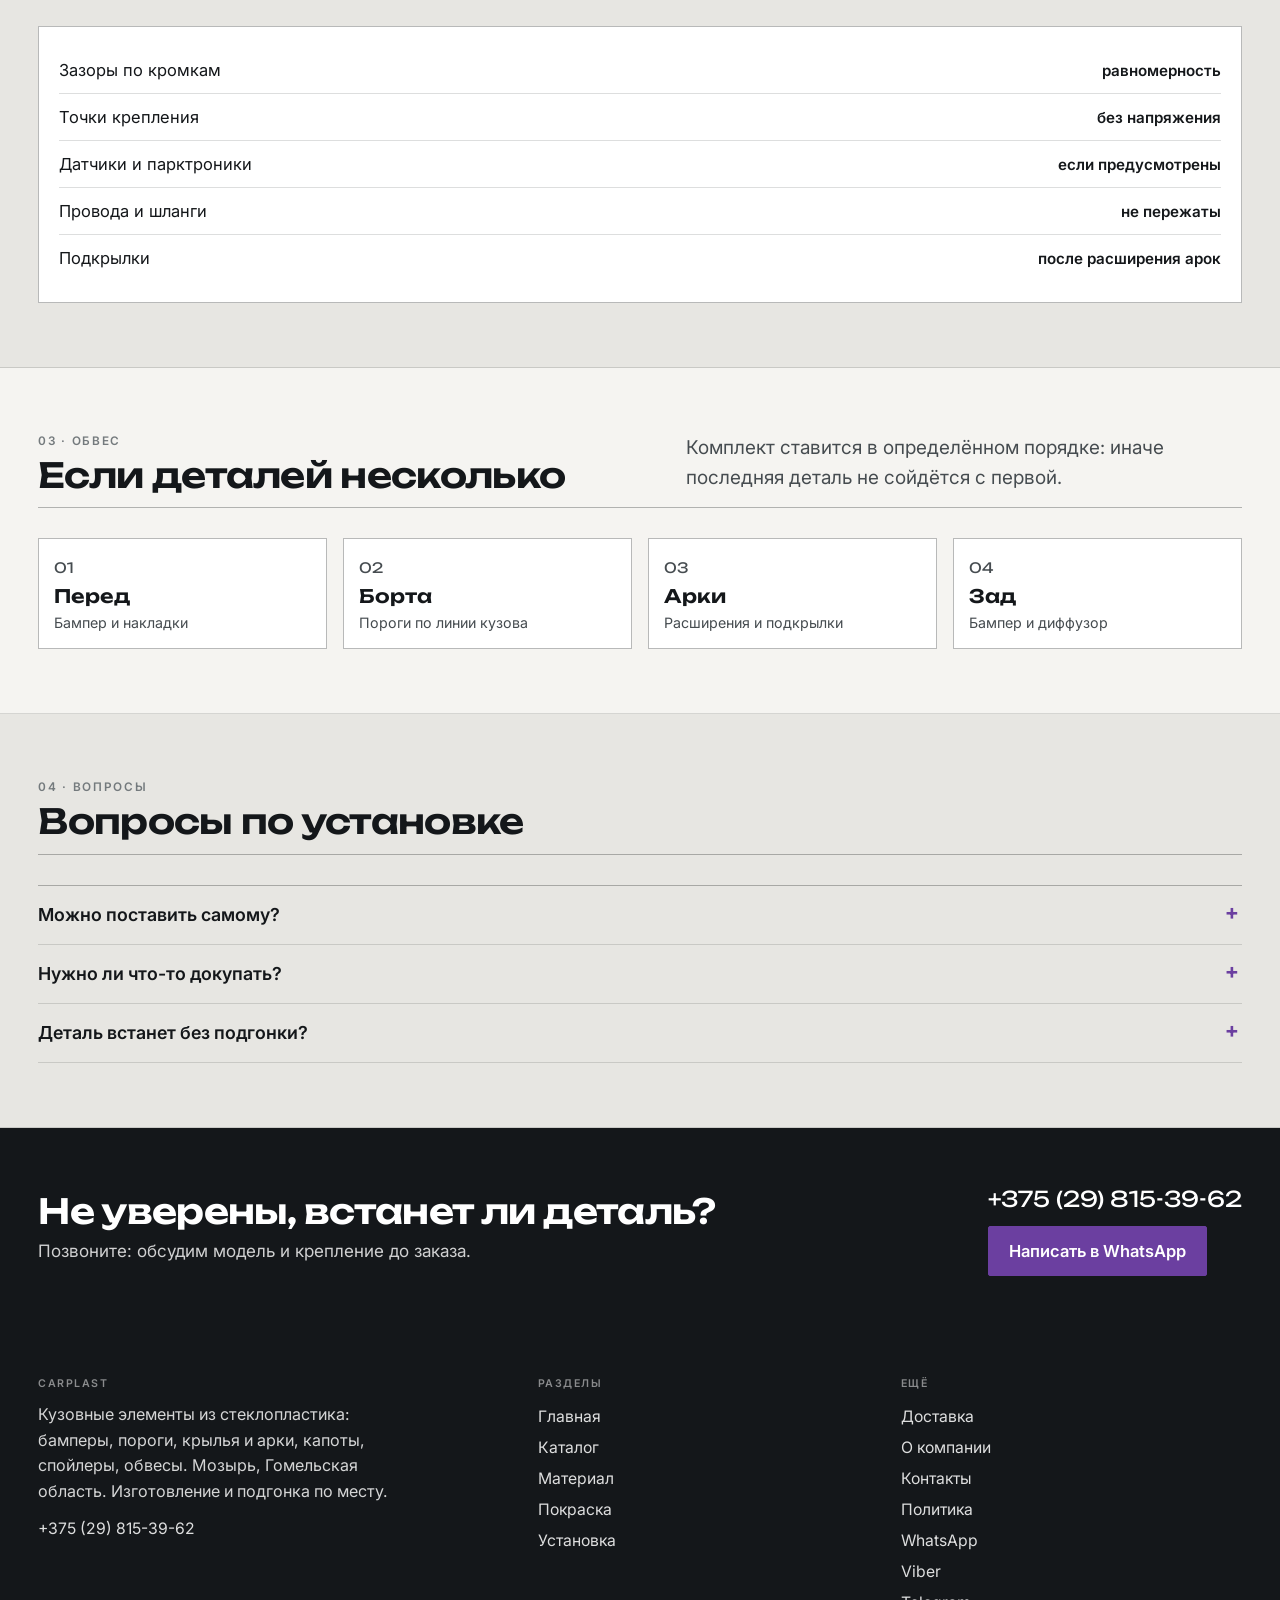
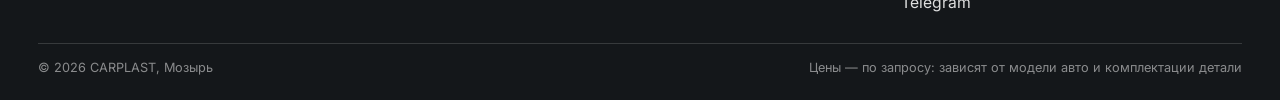
<file: ustanovka.html>
<!doctype html><html lang="ru"><head><meta charset="utf-8"><meta name="viewport" content="width=device-width, initial-scale=1"><title>Установка и подгонка деталей из стеклопластика — CARPLAST</title><meta name="description" content="Как устанавливается деталь из стеклопластика: примерка, подгонка, крепёж, герметик, проверка зазоров и датчиков."><meta property="og:type" content="website"><meta property="og:title" content="Установка и подгонка деталей из стеклопластика — CARPLAST"><meta property="og:description" content="Как устанавливается деталь из стеклопластика: примерка, подгонка, крепёж, герметик, проверка зазоров и датчиков."><meta property="og:image" content="assets/img/hero.jpg"><style>
:root{--paper:#F5F4F1;--card:#fff;--ink:#14171A;--ink2:#464C50;--muted:#747A7D;--steel:#E7E6E2;
--grape:#6B3FA0;--grape2:#8B5CC7;--lime:#C6F24E;--line:rgba(20,23,26,.14);--line2:rgba(20,23,26,.3);
--f-d:"Unbounded",system-ui,sans-serif;--f-b:"Inter",system-ui,sans-serif}
*,*::before,*::after{box-sizing:border-box}
html{font-size:19px;-webkit-text-size-adjust:100%;overflow-x:clip}
body{margin:0;background:var(--paper);color:var(--ink);font-family:var(--f-b);line-height:1.58;
-webkit-font-smoothing:antialiased;overflow-x:hidden}
img{max-width:100%;display:block}a{color:inherit;text-decoration:none}
h1,h2,h3,h4,p,ul,ol,dl,figure{margin:0}ul,ol{padding-left:1.05em}
h1,h2,h3{font-family:var(--f-d);font-weight:600;line-height:1.02;letter-spacing:-.02em;overflow-wrap:anywhere}
h1{font-size:clamp(1.85rem,4.1vw,3.4rem)}
h2{font-size:clamp(1.4rem,2.7vw,2.25rem)}
h3{font-size:clamp(.98rem,1.25vw,1.1rem);line-height:1.2;letter-spacing:-.01em}
p{color:var(--ink2)}
em{font-style:normal;color:var(--grape)}
.mono{font-family:var(--f-b);font-size:.62rem;font-weight:600;letter-spacing:.14em;text-transform:uppercase;color:var(--muted)}
.wrap{width:100%;max-width:1320px;margin:0 auto;padding-inline:clamp(16px,3vw,40px)}
.tbar{background:var(--ink);color:#EDEFEF;font-size:.67rem}
.tbar__in{display:flex;gap:14px;align-items:center;justify-content:space-between;min-height:36px;flex-wrap:wrap}
.tbar span{opacity:.85}.tbar a{font-size:.73rem;font-weight:600;color:#fff;white-space:nowrap}
.hdr{background:var(--paper);border-bottom:1px solid var(--line2);position:relative;z-index:60}
.hdr__in{display:flex;align-items:center;justify-content:space-between;gap:14px;padding-block:12px}
.logo{display:flex;align-items:center;gap:11px;min-width:0}
.logo i{width:38px;height:38px;flex:none;background:var(--grape);color:#fff;display:grid;place-items:center;
font-family:var(--f-d);font-size:.82rem;font-style:normal;font-weight:600;letter-spacing:-.03em;
clip-path:polygon(0 0,100% 0,100% 72%,72% 100%,0 100%)}
.logo b{font-family:var(--f-d);font-weight:600;font-size:1.16rem;letter-spacing:.01em;display:block;
white-space:nowrap;line-height:1.1}
.logo span{display:block;font-size:.6rem;letter-spacing:.1em;text-transform:uppercase;color:var(--muted);margin-top:2px}
.hdr__right{display:flex;align-items:center;gap:11px}
.tel{font-size:.82rem;font-weight:600;white-space:nowrap}
.strip{border-bottom:1px solid var(--line2);background:var(--paper);position:relative;z-index:55}
.strip__in{display:flex;gap:1px;overflow-x:auto;scrollbar-width:none}
.strip__in::-webkit-scrollbar{display:none}
.strip__in a{flex:none;padding:14px 12px 12px;font-size:.85rem;font-weight:500;color:var(--ink2);
border-bottom:3px solid transparent;white-space:nowrap}
.strip__in a:hover{color:var(--ink);background:var(--steel)}
.strip__in a[aria-current]{color:var(--grape);border-bottom-color:var(--grape);font-weight:600}
.burger{display:none;width:44px;height:40px;border:1px solid var(--line2);background:#fff;
align-items:center;justify-content:center;flex-direction:column;gap:4px;cursor:pointer;padding:0}
.burger i{display:block;width:18px;height:2px;background:var(--ink)}
.btn{display:inline-flex;align-items:center;justify-content:center;gap:8px;min-height:50px;padding:0 20px;
background:var(--ink);color:#fff;font-family:var(--f-b);font-size:.87rem;font-weight:600;
border:1px solid var(--ink);border-radius:2px;cursor:pointer}
.btn:hover{background:#000}
.btn--grape{background:var(--grape);border-color:var(--grape)}
.btn--grape:hover{background:#5A3089}
.btn--line{background:transparent;color:var(--ink);border-color:var(--line2)}
.btn--line:hover{background:var(--steel)}
.hero{position:relative;overflow:hidden;border-bottom:1px solid var(--line2);background:var(--paper)}
.hero__bg{position:absolute;inset:0}
.hero__bg img{width:100%;height:100%;object-fit:cover;object-position:64% 50%}
.hero__bg::after{content:"";position:absolute;inset:0;background:
linear-gradient(96deg,var(--paper) 0%,rgba(245,244,241,.98) 36%,rgba(245,244,241,.7) 56%,rgba(245,244,241,.05) 86%)}
.hero__in{position:relative;z-index:2;padding-block:clamp(32px,5vw,58px);min-height:clamp(500px,66vh,630px);
display:flex;flex-direction:column;justify-content:center}
.hero h1{max-width:20ch;margin-top:14px}
.hero p{max-width:43ch;margin-top:14px}
.kick{display:inline-flex;align-items:center;gap:9px;font-size:.63rem;font-weight:600;letter-spacing:.15em;
text-transform:uppercase;color:var(--grape)}
.kick::before{content:"";width:24px;height:2px;background:currentColor}
.hero__cta{display:flex;gap:10px;flex-wrap:wrap;margin-top:22px}
.hero__figs{display:grid;grid-template-columns:repeat(3,minmax(0,1fr));gap:1px;background:var(--line);
border:1px solid var(--line2);margin-top:clamp(18px,3vw,30px);max-width:630px}
.hero__figs>div{background:rgba(245,244,241,.96);padding:12px 14px}
.hero__figs b{display:block;font-family:var(--f-d);font-size:.98rem;font-weight:600}
.hero__figs span{display:block;font-size:.68rem;color:var(--muted);margin-top:2px}
.band{padding-block:clamp(38px,5vw,70px);border-bottom:1px solid var(--line)}
.band--steel{background:var(--steel)}
.band--ink{background:var(--ink);color:#fff}
.band--ink h2,.band--ink h3{color:#fff}.band--ink p{color:rgba(255,255,255,.82)}
.band--ink .mono,.band--ink .kick{color:#C9AEF0}
</style><link rel="stylesheet" href="assets/css/site.v1.css"><link rel="icon" href="assets/img/favicon.svg" type="image/svg+xml"><link rel="preconnect" href="https://fonts.googleapis.com"><link rel="preconnect" href="https://fonts.gstatic.com" crossorigin><link rel="stylesheet" href="https://fonts.googleapis.com/css2?family=Unbounded:wght@400;500;600&family=Inter:wght@400;500;600&display=swap"></head><body><div class="tbar"><div class="wrap tbar__in"><span>CARPLAST · кузовные детали из стеклопластика · Мозырь</span><span>Каталог · изготовление · подгонка</span><a href="tel:+375298153962">+375 (29) 815-39-62</a></div></div><header class="hdr"><div class="wrap hdr__in"><a class="logo" href="index.html"><i>CP</i><span><b>CARPLAST</b><span>стеклопластик для кузова</span></span></a><div class="hdr__right"><a class="tel" href="tel:+375298153962">+375 (29) 815-39-62</a><a class="btn btn--grape" href="katalog.html" style="min-height:42px;padding:0 15px;font-size:.8rem">Каталог</a><button class="burger" id="burger" aria-label="Меню" aria-expanded="false"><i></i><i></i><i></i></button></div></div></header><div class="strip"><div class="wrap"><nav class="strip__in" aria-label="Страницы сайта"><a href="index.html">Главная</a><a href="katalog.html">Каталог</a><a href="material.html">Материал</a><a href="pokraska.html">Покраска</a><a href="ustanovka.html" aria-current="page">Установка</a><a href="dostavka.html">Доставка</a><a href="o-kompanii.html">О компании</a><a href="kontakty.html">Контакты</a><a href="politika.html">Политика</a></nav></div></div><main><section class="hero"><div class="hero__bg"><img src="assets/img/matrica.jpg" alt="CARPLAST: кузовные детали из стеклопластика, Мозырь"></div><div class="hero__in"><div class="wrap"><span class="kick">Установка</span><h1>Установка и <em>подгонка</em></h1><p>Стеклопластиковая деталь почти всегда требует подгонки по месту. Это нормальная часть работы, а не признак брака.</p><div class="hero__cta"><a class="btn btn--grape" href="dostavka.html">Доставка</a><a class="btn btn--line" href="tel:+375298153962">Позвонить · +375 (29) 815-39-62</a></div><div class="hero__figs"><div><b>Подгонка</b><span>по месту</span></div><div><b>Крепёж</b><span>в комплекте</span></div><div><b>Зазоры</b><span>проверяются</span></div></div></div></div></section><section class="band "><div class="wrap"><div class="sect__head"><div class="h2w"><span class="mono">01 · шаги</span><h2>Как ставится деталь</h2></div><div><p></p></div></div><div class="rows"><div class="row"><div class="row__n">01</div><div><h3>Примерка</h3><p>Деталь ставится на кузов без крепежа: смотрим зазоры и линии.</p></div></div><div class="row"><div class="row__n">02</div><div><h3>Подгонка</h3><p>Подпиливаются кромки и посадочные места, где деталь упирается.</p></div></div><div class="row"><div class="row__n">03</div><div><h3>Крепёж</h3><p>Штатные точки или новый крепёж: важно не перетянуть и не оставить напряжения.</p></div></div><div class="row"><div class="row__n">04</div><div><h3>Герметик</h3><p>Стыки закрываются герметиком, чтобы не было скрипа и влаги.</p></div></div><div class="row"><div class="row__n">05</div><div><h3>Проверка</h3><p>Открывание-закрывание, зазоры, работа фар и датчиков.</p></div></div></div></div></section><section class="band band--steel"><div class="wrap"><div class="sect__head"><div class="h2w"><span class="mono">02 · важно</span><h2>Что проверить при установке</h2></div><div><p></p></div></div><div class="spec"><div class="spec__row"><span>Зазоры по кромкам</span><b>равномерность</b></div><div class="spec__row"><span>Точки крепления</span><b>без напряжения</b></div><div class="spec__row"><span>Датчики и парктроники</span><b>если предусмотрены</b></div><div class="spec__row"><span>Провода и шланги</span><b>не пережаты</b></div><div class="spec__row"><span>Подкрылки</span><b>после расширения арок</b></div></div></div></section><section class="band "><div class="wrap"><div class="sect__head"><div class="h2w"><span class="mono">03 · обвес</span><h2>Если деталей несколько</h2></div><div><p>Комплект ставится в определённом порядке: иначе последняя деталь не сойдётся с первой.</p></div></div><div class="plates"><div class="plate"><span class="plate__n">01</span><b>Перед</b><span>Бампер и накладки</span></div><div class="plate"><span class="plate__n">02</span><b>Борта</b><span>Пороги по линии кузова</span></div><div class="plate"><span class="plate__n">03</span><b>Арки</b><span>Расширения и подкрылки</span></div><div class="plate"><span class="plate__n">04</span><b>Зад</b><span>Бампер и диффузор</span></div></div></div></section><section class="band band--steel"><div class="wrap"><div class="sect__head"><div class="h2w"><span class="mono">04 · вопросы</span><h2>Вопросы по установке</h2></div><div><p></p></div></div><div class="faq"><details><summary>Можно поставить самому?</summary><p>Можно при наличии инструмента и опыта: основное время уходит на подгонку.</p></details><details><summary>Нужно ли что-то докупать?</summary><p>Иногда крепёж, герметик и подкрылки. Скажем по конкретной детали.</p></details><details><summary>Деталь встанет без подгонки?</summary><p>Обычно нет. Небольшая подгонка — нормальная практика для стеклопластика.</p></details></div></div></section><section class="cta"><div class="wrap cta__in"><div><h2>Не уверены, встанет ли деталь?</h2><p>Позвоните: обсудим модель и крепление до заказа.</p></div><div><a class="cta__tel" href="tel:+375298153962">+375 (29) 815-39-62</a><a class="btn btn--grape" style="margin-top:9px" href="https://wa.me/375298153962">Написать в WhatsApp</a></div></div></section></main><footer class="foot"><div class="wrap"><div class="foot__in"><div><h4>CARPLAST</h4><p style="color:rgba(255,255,255,.82);font-size:.85rem;max-width:38ch">Кузовные элементы из стеклопластика: бамперы, пороги, крылья и арки, капоты, спойлеры, обвесы. Мозырь, Гомельская область. Изготовление и подгонка по месту.</p><p style="margin-top:9px"><a href="tel:+375298153962">+375 (29) 815-39-62</a></p></div><div><h4>Разделы</h4><a href="index.html">Главная</a><a href="katalog.html">Каталог</a><a href="material.html">Материал</a><a href="pokraska.html">Покраска</a><a href="ustanovka.html">Установка</a></div><div><h4>Ещё</h4><a href="dostavka.html">Доставка</a><a href="o-kompanii.html">О компании</a><a href="kontakty.html">Контакты</a><a href="politika.html">Политика</a><a href="https://wa.me/375298153962">WhatsApp</a><a href="viber://chat?number=%2B375298153962">Viber</a><a href="https://t.me/+375298153962">Telegram</a></div></div><div class="foot__low"><span>© 2026 CARPLAST, Мозырь</span><span>Цены — по запросу: зависят от модели авто и комплектации детали</span></div></div></footer><div class="reqbar" id="reqbar"><div class="wrap reqbar__in"><div><b id="reqCount"></b><small id="reqList">Выбранные позиции</small></div><div class="reqbar__act"><a class="btn btn--grape" id="reqWa" href="https://wa.me/375298153962">Отправить в WhatsApp</a><button class="btn btn--line" id="reqClear" type="button">Очистить</button></div></div></div><div class="fbar"><a href="tel:+375298153962">Позвонить</a><a href="https://wa.me/375298153962">WhatsApp</a><a href="viber://chat?number=%2B375298153962">Viber</a><a href="https://t.me/+375298153962">Telegram</a></div><div class="drawer" id="drawer" aria-hidden="true" role="dialog" aria-label="Меню"><div class="drawer__top"><span class="mono">Меню</span><button class="drawer__close" id="drawerClose" aria-label="Закрыть">✕</button></div><nav><a href="index.html">Главная</a><a href="katalog.html">Каталог</a><a href="material.html">Материал</a><a href="pokraska.html">Покраска</a><a href="ustanovka.html" aria-current="page">Установка</a><a href="dostavka.html">Доставка</a><a href="o-kompanii.html">О компании</a><a href="kontakty.html">Контакты</a><a href="politika.html">Политика</a></nav><div class="drawer__foot"><a class="btn btn--grape" href="tel:+375298153962">+375 (29) 815-39-62</a><a class="btn btn--line" href="https://wa.me/375298153962">WhatsApp</a></div></div><script src="assets/js/main.v1.js"></script></body></html>
</file>
<file: assets/css/site.v1.css>
:root{--paper:#F5F4F1;--card:#fff;--ink:#14171A;--ink2:#464C50;--muted:#747A7D;--steel:#E7E6E2;
--grape:#6B3FA0;--grape2:#8B5CC7;--lime:#C6F24E;--line:rgba(20,23,26,.14);--line2:rgba(20,23,26,.3);
--f-d:"Unbounded",system-ui,sans-serif;--f-b:"Inter",system-ui,sans-serif}
*,*::before,*::after{box-sizing:border-box}
html{font-size:19px;-webkit-text-size-adjust:100%;overflow-x:clip}
body{margin:0;background:var(--paper);color:var(--ink);font-family:var(--f-b);line-height:1.58;
-webkit-font-smoothing:antialiased;overflow-x:hidden}
img{max-width:100%;display:block}a{color:inherit;text-decoration:none}
h1,h2,h3,h4,p,ul,ol,dl,figure{margin:0}ul,ol{padding-left:1.05em}
h1,h2,h3{font-family:var(--f-d);font-weight:600;line-height:1.02;letter-spacing:-.02em;overflow-wrap:anywhere}
h1{font-size:clamp(1.85rem,4.1vw,3.4rem)}
h2{font-size:clamp(1.4rem,2.7vw,2.25rem)}
h3{font-size:clamp(.98rem,1.25vw,1.1rem);line-height:1.2;letter-spacing:-.01em}
p{color:var(--ink2)}
em{font-style:normal;color:var(--grape)}
.mono{font-family:var(--f-b);font-size:.62rem;font-weight:600;letter-spacing:.14em;text-transform:uppercase;color:var(--muted)}
.wrap{width:100%;max-width:1320px;margin:0 auto;padding-inline:clamp(16px,3vw,40px)}
.tbar{background:var(--ink);color:#EDEFEF;font-size:.67rem}
.tbar__in{display:flex;gap:14px;align-items:center;justify-content:space-between;min-height:36px;flex-wrap:wrap}
.tbar span{opacity:.85}.tbar a{font-size:.73rem;font-weight:600;color:#fff;white-space:nowrap}
.hdr{background:var(--paper);border-bottom:1px solid var(--line2);position:relative;z-index:60}
.hdr__in{display:flex;align-items:center;justify-content:space-between;gap:14px;padding-block:12px}
.logo{display:flex;align-items:center;gap:11px;min-width:0}
.logo i{width:38px;height:38px;flex:none;background:var(--grape);color:#fff;display:grid;place-items:center;
font-family:var(--f-d);font-size:.82rem;font-style:normal;font-weight:600;letter-spacing:-.03em;
clip-path:polygon(0 0,100% 0,100% 72%,72% 100%,0 100%)}
.logo b{font-family:var(--f-d);font-weight:600;font-size:1.16rem;letter-spacing:.01em;display:block;
white-space:nowrap;line-height:1.1}
.logo span{display:block;font-size:.6rem;letter-spacing:.1em;text-transform:uppercase;color:var(--muted);margin-top:2px}
.hdr__right{display:flex;align-items:center;gap:11px}
.tel{font-size:.82rem;font-weight:600;white-space:nowrap}
.strip{border-bottom:1px solid var(--line2);background:var(--paper);position:relative;z-index:55}
.strip__in{display:flex;gap:1px;overflow-x:auto;scrollbar-width:none}
.strip__in::-webkit-scrollbar{display:none}
.strip__in a{flex:none;padding:14px 12px 12px;font-size:.85rem;font-weight:500;color:var(--ink2);
border-bottom:3px solid transparent;white-space:nowrap}
.strip__in a:hover{color:var(--ink);background:var(--steel)}
.strip__in a[aria-current]{color:var(--grape);border-bottom-color:var(--grape);font-weight:600}
.burger{display:none;width:44px;height:40px;border:1px solid var(--line2);background:#fff;
align-items:center;justify-content:center;flex-direction:column;gap:4px;cursor:pointer;padding:0}
.burger i{display:block;width:18px;height:2px;background:var(--ink)}
.btn{display:inline-flex;align-items:center;justify-content:center;gap:8px;min-height:50px;padding:0 20px;
background:var(--ink);color:#fff;font-family:var(--f-b);font-size:.87rem;font-weight:600;
border:1px solid var(--ink);border-radius:2px;cursor:pointer}
.btn:hover{background:#000}
.btn--grape{background:var(--grape);border-color:var(--grape)}
.btn--grape:hover{background:#5A3089}
.btn--line{background:transparent;color:var(--ink);border-color:var(--line2)}
.btn--line:hover{background:var(--steel)}
.hero{position:relative;overflow:hidden;border-bottom:1px solid var(--line2);background:var(--paper)}
.hero__bg{position:absolute;inset:0}
.hero__bg img{width:100%;height:100%;object-fit:cover;object-position:64% 50%}
.hero__bg::after{content:"";position:absolute;inset:0;background:
linear-gradient(96deg,var(--paper) 0%,rgba(245,244,241,.98) 36%,rgba(245,244,241,.7) 56%,rgba(245,244,241,.05) 86%)}
.hero__in{position:relative;z-index:2;padding-block:clamp(32px,5vw,58px);min-height:clamp(500px,66vh,630px);
display:flex;flex-direction:column;justify-content:center}
.hero h1{max-width:20ch;margin-top:14px}
.hero p{max-width:43ch;margin-top:14px}
.kick{display:inline-flex;align-items:center;gap:9px;font-size:.63rem;font-weight:600;letter-spacing:.15em;
text-transform:uppercase;color:var(--grape)}
.kick::before{content:"";width:24px;height:2px;background:currentColor}
.hero__cta{display:flex;gap:10px;flex-wrap:wrap;margin-top:22px}
.hero__figs{display:grid;grid-template-columns:repeat(3,minmax(0,1fr));gap:1px;background:var(--line);
border:1px solid var(--line2);margin-top:clamp(18px,3vw,30px);max-width:630px}
.hero__figs>div{background:rgba(245,244,241,.96);padding:12px 14px}
.hero__figs b{display:block;font-family:var(--f-d);font-size:.98rem;font-weight:600}
.hero__figs span{display:block;font-size:.68rem;color:var(--muted);margin-top:2px}
.band{padding-block:clamp(38px,5vw,70px);border-bottom:1px solid var(--line)}
.band--steel{background:var(--steel)}
.band--ink{background:var(--ink);color:#fff}
.band--ink h2,.band--ink h3{color:#fff}.band--ink p{color:rgba(255,255,255,.82)}
.band--ink .mono,.band--ink .kick{color:#C9AEF0}

.sect__head{display:grid;grid-template-columns:minmax(0,1.05fr) minmax(0,.95fr);gap:clamp(14px,3vw,34px);
align-items:end;margin-bottom:clamp(18px,3vw,30px);padding-bottom:14px;border-bottom:1px solid var(--line2)}
.sect__head p{max-width:44ch}
.h2w{display:flex;flex-direction:column;gap:8px}
.rows{display:grid;border-top:1px solid var(--line2)}
.row{display:grid;grid-template-columns:52px minmax(0,1fr);gap:14px;padding:15px 2px;border-bottom:1px solid var(--line)}
.row:hover{background:rgba(107,63,160,.045)}
.row__n{font-family:var(--f-d);font-size:.72rem;color:var(--grape);padding-top:4px}
.row h3{margin-bottom:5px}.row p{font-size:.89rem}
/* каталог */
.shop{display:grid;grid-template-columns:minmax(0,236px) minmax(0,1fr);gap:clamp(14px,2.2vw,26px);align-items:start}
.filters{background:var(--card);border:1px solid var(--line2);padding:16px;position:sticky;top:12px}
.filters h3{font-size:.95rem;margin-bottom:9px}
.filters__search{width:100%;min-width:0;font-family:var(--f-b);font-size:.85rem;padding:9px 10px;height:42px;
border:1px solid var(--line2);background:var(--paper);border-radius:2px}
.chip{display:flex;justify-content:space-between;gap:8px;width:100%;text-align:left;cursor:pointer;
background:transparent;border:0;border-bottom:1px solid var(--line);padding:10px 2px;font-family:var(--f-b);
font-size:.87rem;color:var(--ink2)}
.chip:hover{color:var(--ink)}
.chip b{font-weight:600;font-size:.76rem;color:var(--muted)}
.chip[aria-pressed="true"]{color:var(--grape);font-weight:600;border-bottom-color:var(--grape)}
.chip[aria-pressed="true"] b{color:var(--grape)}
.filters__reset{margin-top:12px;width:100%;min-height:40px;background:var(--paper);border:1px solid var(--line2);
font-family:var(--f-b);font-size:.78rem;font-weight:600;cursor:pointer;border-radius:2px}
.filters__note{font-size:.72rem;color:var(--muted);margin-top:10px;line-height:1.45}
.grid{display:grid;grid-template-columns:repeat(3,minmax(0,1fr));gap:clamp(12px,1.6vw,18px)}
.item{background:var(--card);border:1px solid var(--line2);display:flex;flex-direction:column}
.item__im{aspect-ratio:4/3;overflow:hidden;background:var(--steel);border-bottom:1px solid var(--line)}
.item__im img{width:100%;height:100%;object-fit:cover}
.item__in{padding:14px 15px 15px;display:flex;flex-direction:column;gap:7px;flex:1}
.item__top{display:flex;align-items:center;justify-content:space-between;gap:8px}
.item__cat{font-size:.58rem;font-weight:600;letter-spacing:.12em;text-transform:uppercase;color:var(--muted)}
.item__badge{font-size:.56rem;font-weight:600;letter-spacing:.08em;text-transform:uppercase;
background:var(--lime);color:#1C2410;padding:3px 6px}
.item h3{font-family:var(--f-b);font-size:.95rem;font-weight:600;letter-spacing:-.01em;line-height:1.3}
.item p{font-size:.82rem;line-height:1.45}
.item__kit{font-size:.76rem;color:var(--ink2);display:flex;flex-direction:column;gap:3px;margin-top:2px}
.item__kit span::before{content:"·";color:var(--grape);margin-right:5px;font-weight:700}
.item__foot{margin-top:auto;padding-top:10px;border-top:1px solid var(--line);display:flex;flex-direction:column;gap:7px}
.item__price{font-size:.72rem;color:var(--muted)}
.add{min-height:40px;background:var(--grape);color:#fff;border:1px solid var(--grape);font-family:var(--f-b);
font-size:.8rem;font-weight:600;cursor:pointer;border-radius:2px}
.add:hover{background:#5A3089}
.add[aria-pressed="true"]{background:var(--ink);border-color:var(--ink)}
.add[aria-pressed="true"]::after{content:" ✓"}
.empty{display:none;padding:30px;border:1px dashed var(--line2);text-align:center;font-size:.86rem;color:var(--muted)}
.empty.on{display:block}
/* панель заявки */
.reqbar{position:fixed;left:0;right:0;bottom:0;z-index:80;background:var(--ink);color:#fff;
transform:translateY(120%);transition:transform .22s ease;padding-bottom:env(safe-area-inset-bottom)}
.reqbar.on{transform:translateY(0)}
.reqbar__in{display:flex;align-items:center;gap:12px;justify-content:space-between;padding-block:11px;flex-wrap:wrap}
.reqbar b{font-family:var(--f-d);font-size:.9rem}
.reqbar small{display:block;font-size:.7rem;color:rgba(255,255,255,.65)}
.reqbar__act{display:flex;gap:8px;flex-wrap:wrap}
.reqbar .btn{min-height:42px;font-size:.8rem;padding:0 15px}
.reqbar .btn--line{color:#fff;border-color:rgba(255,255,255,.45)}
.reqbar .btn--line:hover{background:rgba(255,255,255,.12)}
/* карточки категорий */
.catgrid{display:grid;grid-template-columns:repeat(3,minmax(0,1fr));gap:clamp(10px,1.4vw,16px)}
.catcard{background:var(--card);border:1px solid var(--line2);padding:16px 16px 14px;display:flex;
flex-direction:column;gap:6px;position:relative;overflow:hidden}
.catcard::after{content:"";position:absolute;right:-20px;top:-20px;width:70px;height:70px;border-radius:50%;
background:radial-gradient(circle,rgba(107,63,160,.16),transparent 70%)}
.catcard b{font-family:var(--f-d);font-size:1rem;font-weight:600}
.catcard span{font-size:.78rem;color:var(--muted)}
.catcard:hover{border-color:var(--grape)}
.catcard:hover b{color:var(--grape)}
/* материалы и слои */
.layers{border:1px solid var(--line2);background:var(--card);padding:clamp(14px,2vw,22px)}
.layer{display:grid;grid-template-columns:72px minmax(0,1fr);gap:14px;align-items:start;padding:12px 0;
border-bottom:1px dashed var(--line)}
.layer:last-child{border-bottom:0}
.layer__bar{height:34px;border:1px solid var(--line2);background:
repeating-linear-gradient(45deg,rgba(107,63,160,.22) 0 3px,transparent 3px 7px)}
.layer__bar--gel{background:linear-gradient(180deg,#EDE6F7,#DCCEF0)}
.layer__bar--mat{background:repeating-linear-gradient(0deg,rgba(20,23,26,.16) 0 2px,transparent 2px 6px)}
.layer__bar--cloth{background:repeating-linear-gradient(90deg,rgba(20,23,26,.18) 0 2px,transparent 2px 6px),
repeating-linear-gradient(0deg,rgba(20,23,26,.18) 0 2px,transparent 2px 6px)}
.layer h3{font-family:var(--f-b);font-size:.9rem;font-weight:600;margin-bottom:2px}
.layer p{font-size:.82rem}
.cards{display:grid;grid-template-columns:repeat(3,minmax(0,1fr));gap:clamp(12px,1.5vw,18px)}
.card{background:var(--card);border:1px solid var(--line2);padding:clamp(14px,2vw,19px);
display:flex;flex-direction:column;gap:8px}
.card p{font-size:.86rem}
.im{border:1px solid var(--line2);overflow:hidden;background:var(--steel)}
.im img{width:100%;height:100%;aspect-ratio:4/3;object-fit:cover}
.split{display:grid;grid-template-columns:minmax(0,1fr) minmax(0,1fr);gap:clamp(16px,3vw,40px);align-items:center}
.figure{border:1px solid var(--line2);background:#fff;margin:0;padding:6px}
.figure img{width:100%}
.figure figcaption{padding:8px 2px 2px;font-size:.56rem;font-weight:600;letter-spacing:.1em;
text-transform:uppercase;color:var(--muted);border-top:1px solid var(--line);margin-top:7px}
.spec{border:1px solid var(--line2);background:var(--card);padding:clamp(14px,2vw,20px)}
.spec__row{display:grid;grid-template-columns:minmax(0,1fr) auto;gap:10px;align-items:baseline;
padding:10px 0;border-bottom:1px solid var(--line);font-size:.87rem}
.spec__row:last-child{border-bottom:0}
.spec__row b{font-size:.8rem;font-weight:600;white-space:nowrap;text-align:right}
.plates{display:grid;grid-template-columns:repeat(4,minmax(0,1fr));gap:clamp(10px,1.3vw,16px)}
.plate{background:var(--card);border:1px solid var(--line2);padding:13px 15px}
.plate__n{font-family:var(--f-d);font-size:.6rem;color:var(--grape);display:block;margin-bottom:6px}
.plate b{display:block;font-family:var(--f-d);font-size:.98rem;font-weight:600;line-height:1.15}
.plate span{display:block;font-size:.75rem;color:var(--ink2);margin-top:5px}
/* переключатель покрытия */
.seg{display:inline-flex;border:1px solid var(--line2);background:var(--card);margin-bottom:14px;flex-wrap:wrap}
.seg button{font-family:var(--f-b);font-size:.82rem;font-weight:600;padding:10px 15px;border:0;
background:transparent;cursor:pointer;color:var(--ink2)}
.seg button[aria-pressed="true"]{background:var(--grape);color:#fff}
.segout{background:var(--card);border:1px solid var(--line2);padding:clamp(14px,2vw,22px)}
.segout h3{margin-bottom:8px}
.segout ul{margin-top:8px;font-size:.87rem}
.segout li{margin-bottom:6px}
.faq{border-top:1px solid var(--line2)}
.faq details{border-bottom:1px solid var(--line)}
.faq summary{cursor:pointer;list-style:none;padding:15px 30px 15px 0;position:relative;font-weight:600;font-size:.94rem}
.faq summary::-webkit-details-marker{display:none}
.faq summary::after{content:"+";position:absolute;right:4px;top:12px;font-family:var(--f-d);color:var(--grape);font-size:1rem}
.faq details[open] summary::after{content:"–"}
.faq p{padding-bottom:15px;font-size:.88rem;max-width:72ch}
.cta{background:var(--ink);color:#fff;padding-block:clamp(32px,4.4vw,54px)}
.cta__in{display:grid;grid-template-columns:minmax(0,1fr) auto;gap:20px;align-items:center}
.cta h2{color:#fff;max-width:26ch}.cta p{color:rgba(255,255,255,.8);margin-top:7px;font-size:.9rem}
.cta__tel{display:block;font-family:var(--f-d);font-size:clamp(1rem,1.7vw,1.2rem);color:#fff}
.form{display:grid;grid-template-columns:repeat(2,minmax(0,1fr));gap:10px;margin-top:14px}
.form textarea{grid-column:1/-1}.form .btn{grid-column:1/-1}
.form__note{grid-column:1/-1;font-size:.69rem;color:var(--muted)}
.inp{width:100%;min-width:0;font-family:var(--f-b);font-size:.88rem;color:var(--ink);background:var(--paper);
border:1px solid var(--line2);padding:10px 11px;min-height:44px;border-radius:2px}
textarea.inp{min-height:86px;resize:vertical}
.inp:focus{outline:2px solid var(--grape);outline-offset:1px}
.ok{display:none;font-size:.72rem;color:var(--grape);margin-top:8px;font-weight:600}
.ok.on{display:block}
.foot{background:var(--ink);color:#fff;padding-block:clamp(28px,4vw,46px) 22px}
.foot__in{display:grid;grid-template-columns:minmax(0,1.4fr) minmax(0,1fr) minmax(0,1fr);gap:22px}
.foot h4{font-size:.56rem;font-weight:600;letter-spacing:.14em;text-transform:uppercase;
color:rgba(255,255,255,.5);margin-bottom:10px}
.foot a{display:block;font-size:.83rem;color:rgba(255,255,255,.86);padding:3px 0}
.foot a:hover{color:#fff}
.foot__low{display:flex;gap:14px;flex-wrap:wrap;justify-content:space-between;margin-top:24px;
padding-top:14px;border-top:1px solid rgba(255,255,255,.15);font-size:.67rem;color:rgba(255,255,255,.5)}
.fbar{display:none;position:fixed;left:0;right:0;bottom:0;z-index:90;background:#fff;
border-top:1px solid var(--line2);grid-template-columns:repeat(4,1fr);padding-bottom:env(safe-area-inset-bottom)}
.fbar a{display:flex;align-items:center;justify-content:center;min-height:56px;font-size:.72rem;
font-weight:600;border-right:1px solid var(--line)}
.fbar a:last-child{border-right:0}.fbar a:first-child{background:var(--grape);color:#fff}
.drawer{display:none;position:fixed;inset:0;z-index:100;background:var(--paper)}
.drawer.is-open{display:flex;flex-direction:column}
.drawer__top{display:flex;align-items:center;justify-content:space-between;padding:13px 16px;border-bottom:1px solid var(--line2)}
.drawer__close{width:44px;height:44px;border:1px solid var(--line2);background:#fff;font-size:1.1rem;cursor:pointer}
.drawer nav{display:flex;flex-direction:column;overflow-y:auto;padding:6px 16px 20px}
.drawer nav a{padding:13px 2px;border-bottom:1px solid var(--line);font-size:1rem;font-weight:600}
.drawer nav a[aria-current]{color:var(--grape)}
.drawer__foot{margin-top:auto;padding:13px 16px;border-top:1px solid var(--line2);background:#fff;
display:flex;flex-direction:column;gap:7px}
@media (max-width:1049px){.burger{display:flex}.hdr__in .tel{display:none}
.strip__in a{font-size:.8rem;padding:12px 10px 10px}.fbar{display:grid}body{padding-bottom:56px}
.reqbar{bottom:56px}}
@media (max-width:960px){
.shop{grid-template-columns:minmax(0,1fr)}
.filters{position:static}
.filters .chipwrap{display:grid;grid-template-columns:repeat(2,minmax(0,1fr));gap:0 16px}}
@media (max-width:860px){
.sect__head{grid-template-columns:minmax(0,1fr)}
.grid{grid-template-columns:repeat(2,minmax(0,1fr))}
.catgrid{grid-template-columns:repeat(2,minmax(0,1fr))}
.cards{grid-template-columns:repeat(2,minmax(0,1fr))}
.plates{grid-template-columns:repeat(2,minmax(0,1fr))}
.split{grid-template-columns:minmax(0,1fr)}
.cta__in{grid-template-columns:minmax(0,1fr)}
.foot__in{grid-template-columns:minmax(0,1fr);gap:16px}
.hero__bg img{object-position:70% 50%}
.hero__bg::after{background:linear-gradient(180deg,rgba(245,244,241,.97) 0%,rgba(245,244,241,.95) 56%,rgba(245,244,241,.72) 100%)}}
@media (max-width:560px){.grid{grid-template-columns:minmax(0,1fr)}
.cards{grid-template-columns:minmax(0,1fr)}.form{grid-template-columns:minmax(0,1fr)}
.row{grid-template-columns:40px minmax(0,1fr)}
.logo b{font-size:1.02rem;white-space:normal}
.hero__figs{grid-template-columns:repeat(2,minmax(0,1fr))}
.filters .chipwrap{grid-template-columns:minmax(0,1fr)}}
</file>
